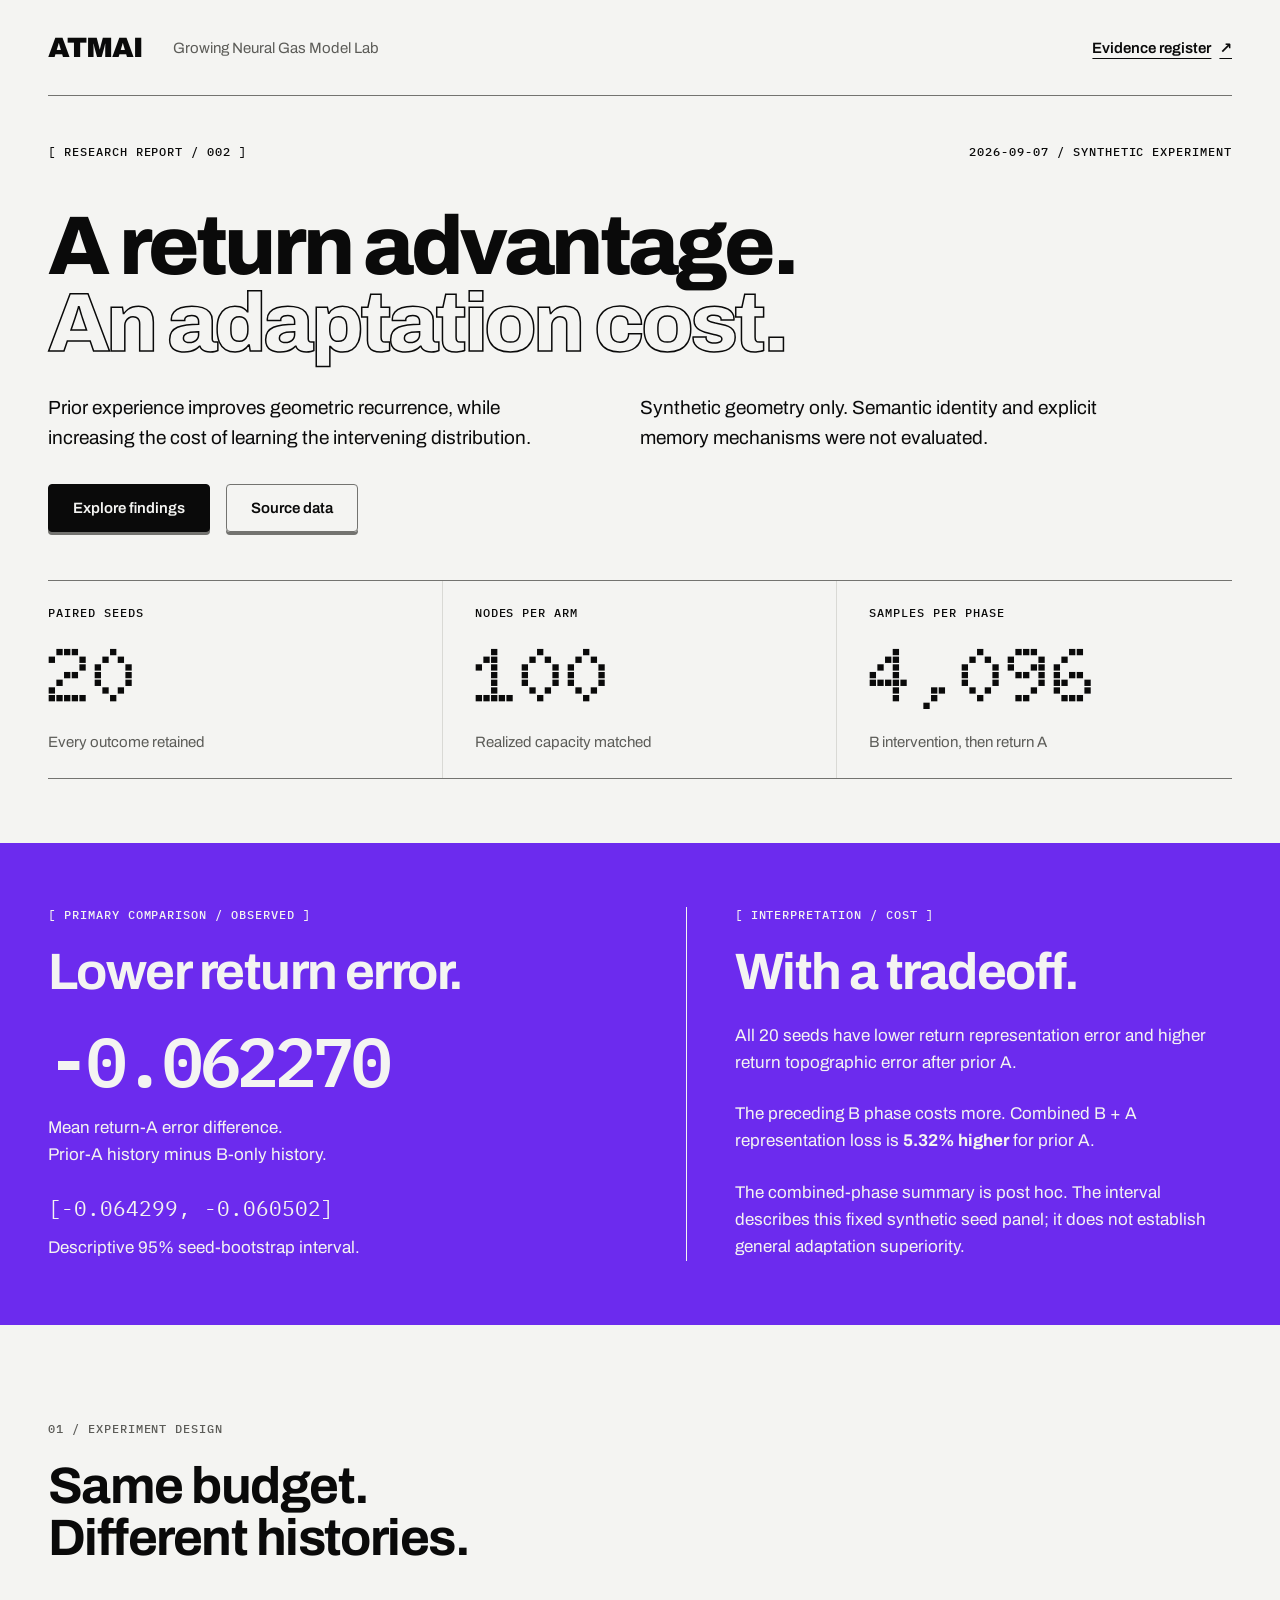
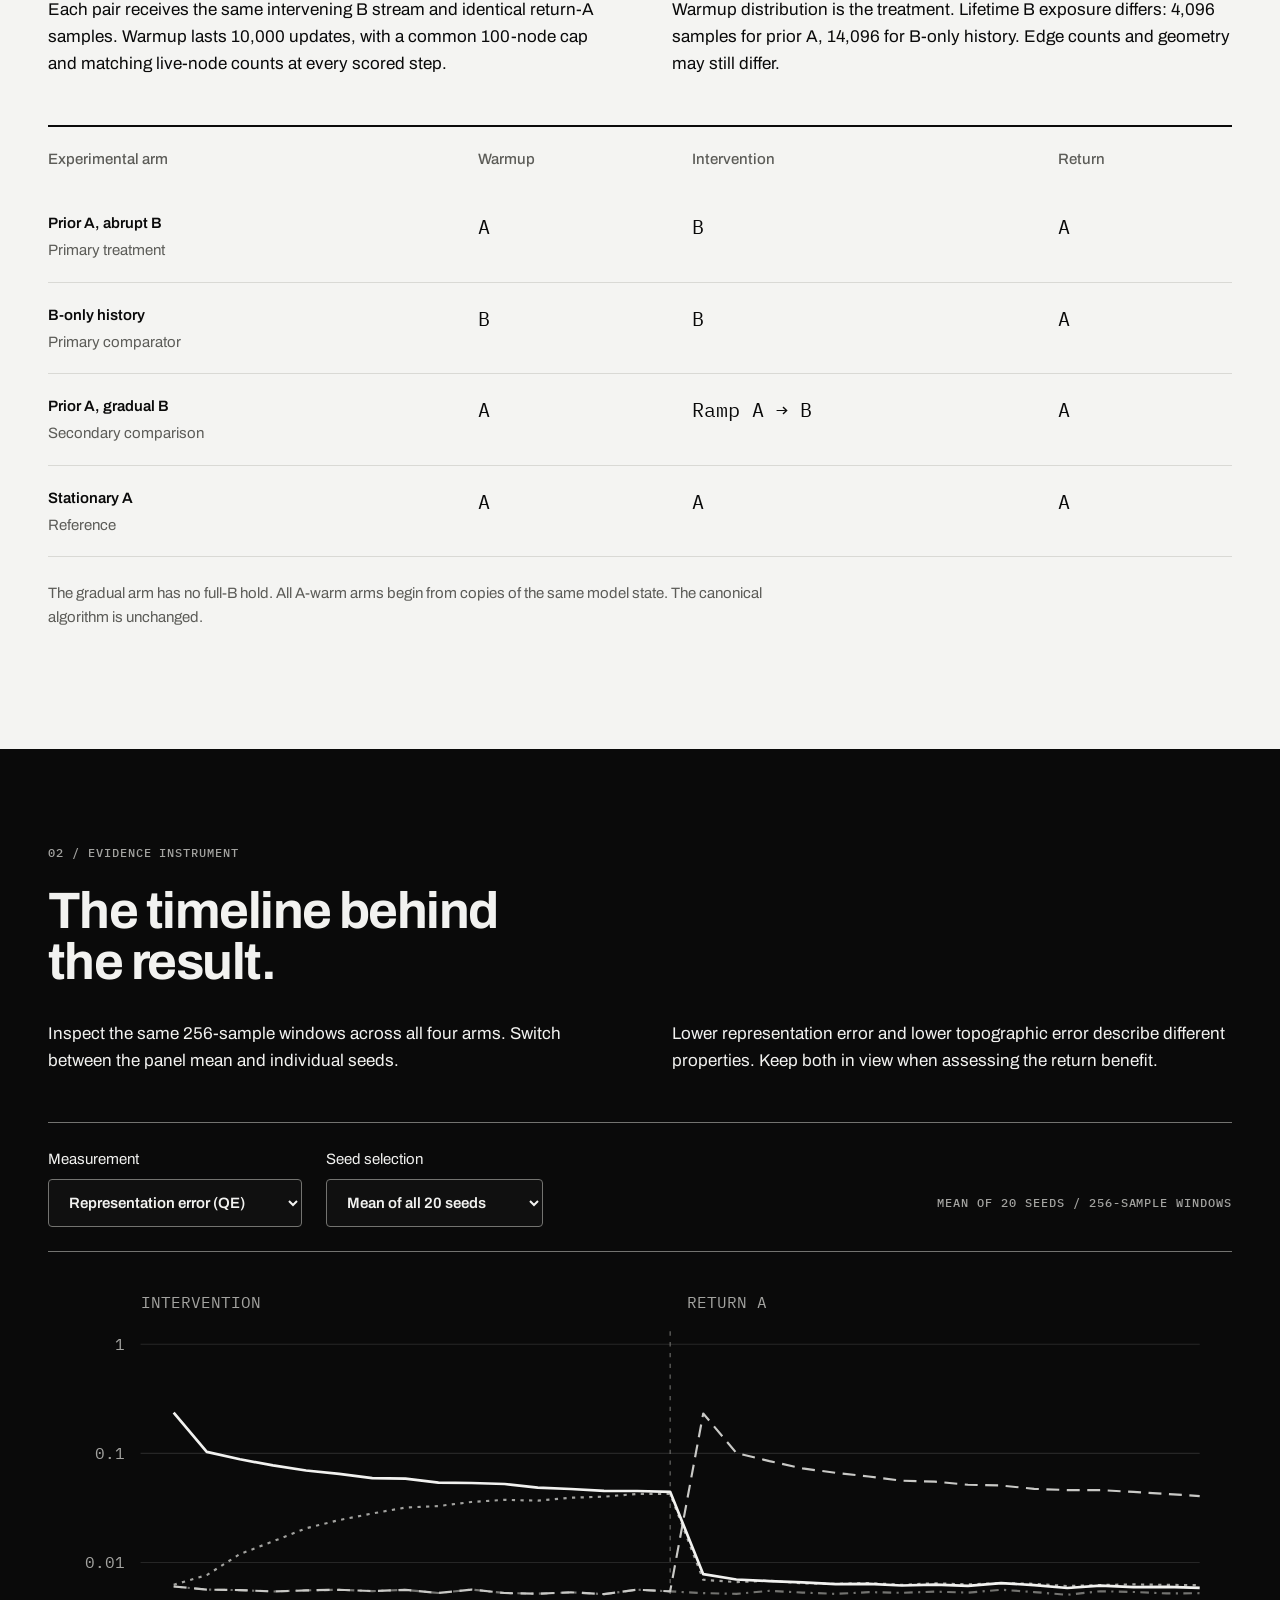
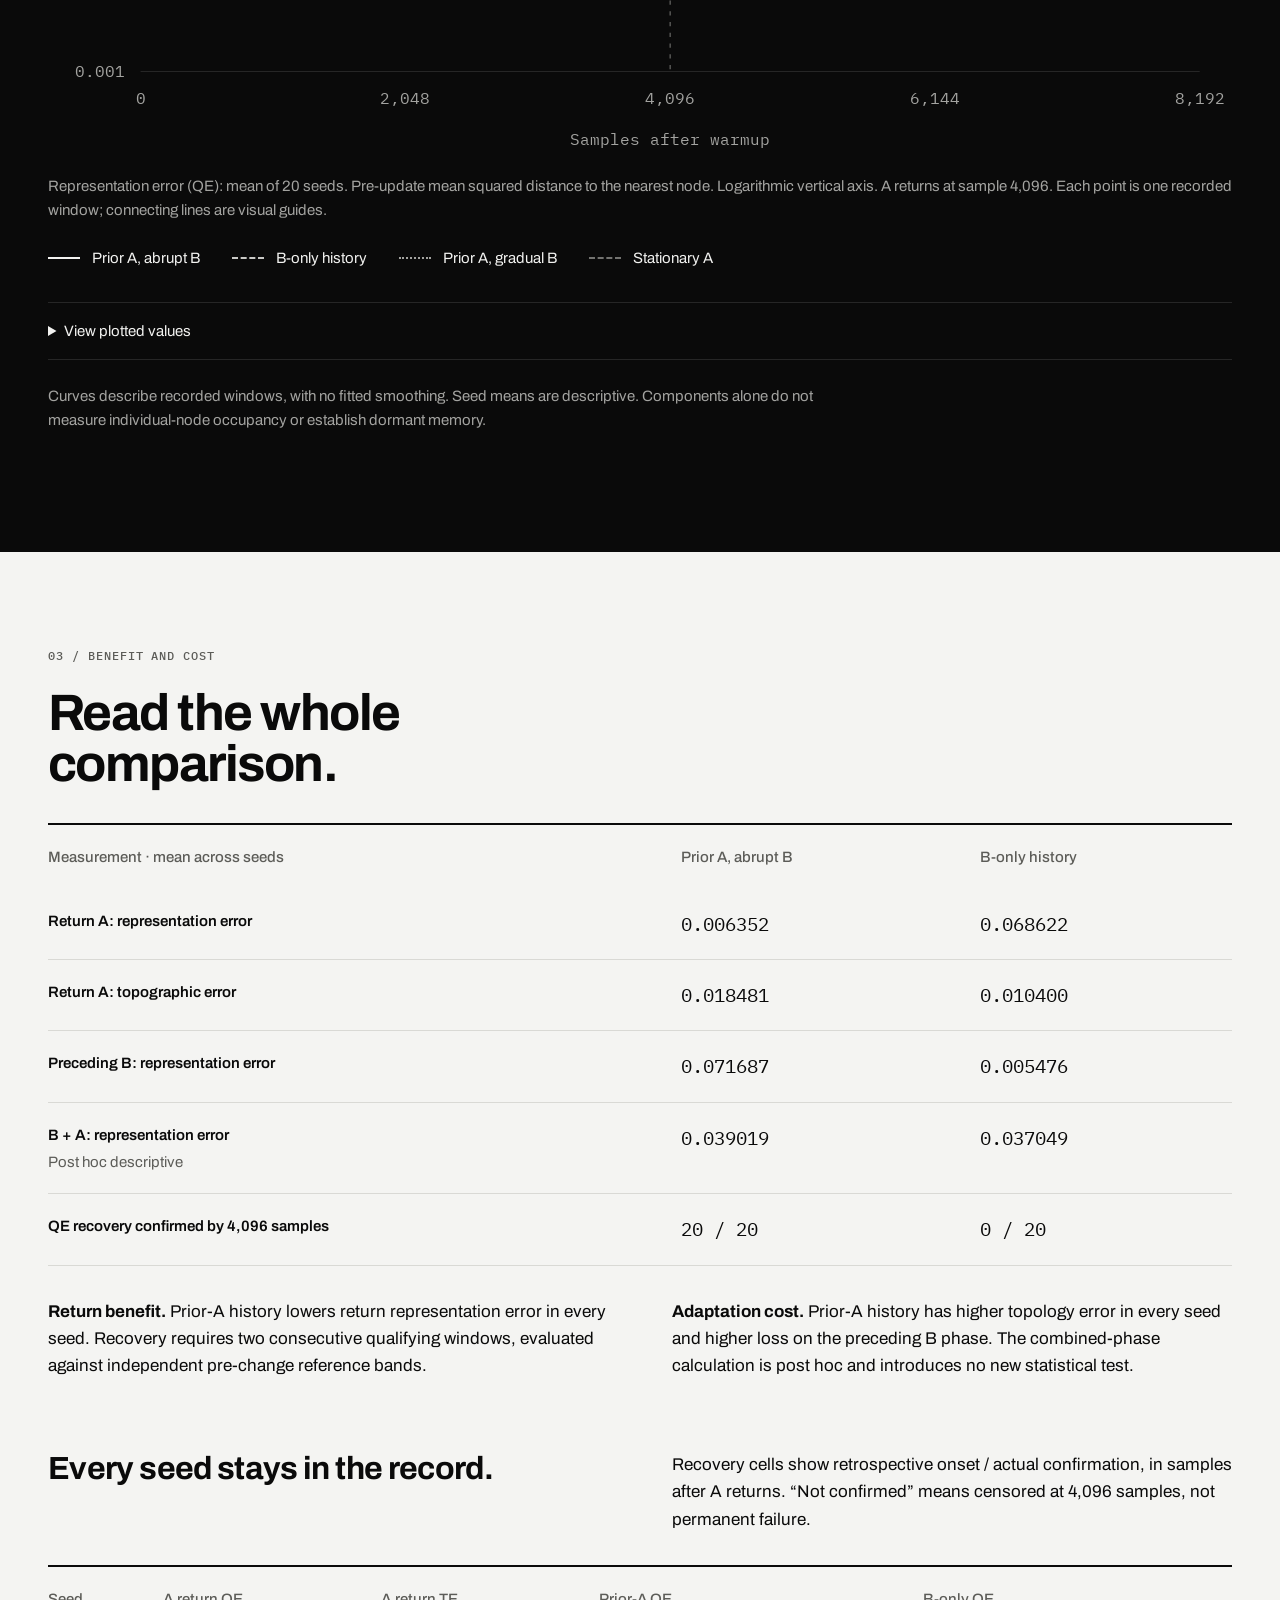
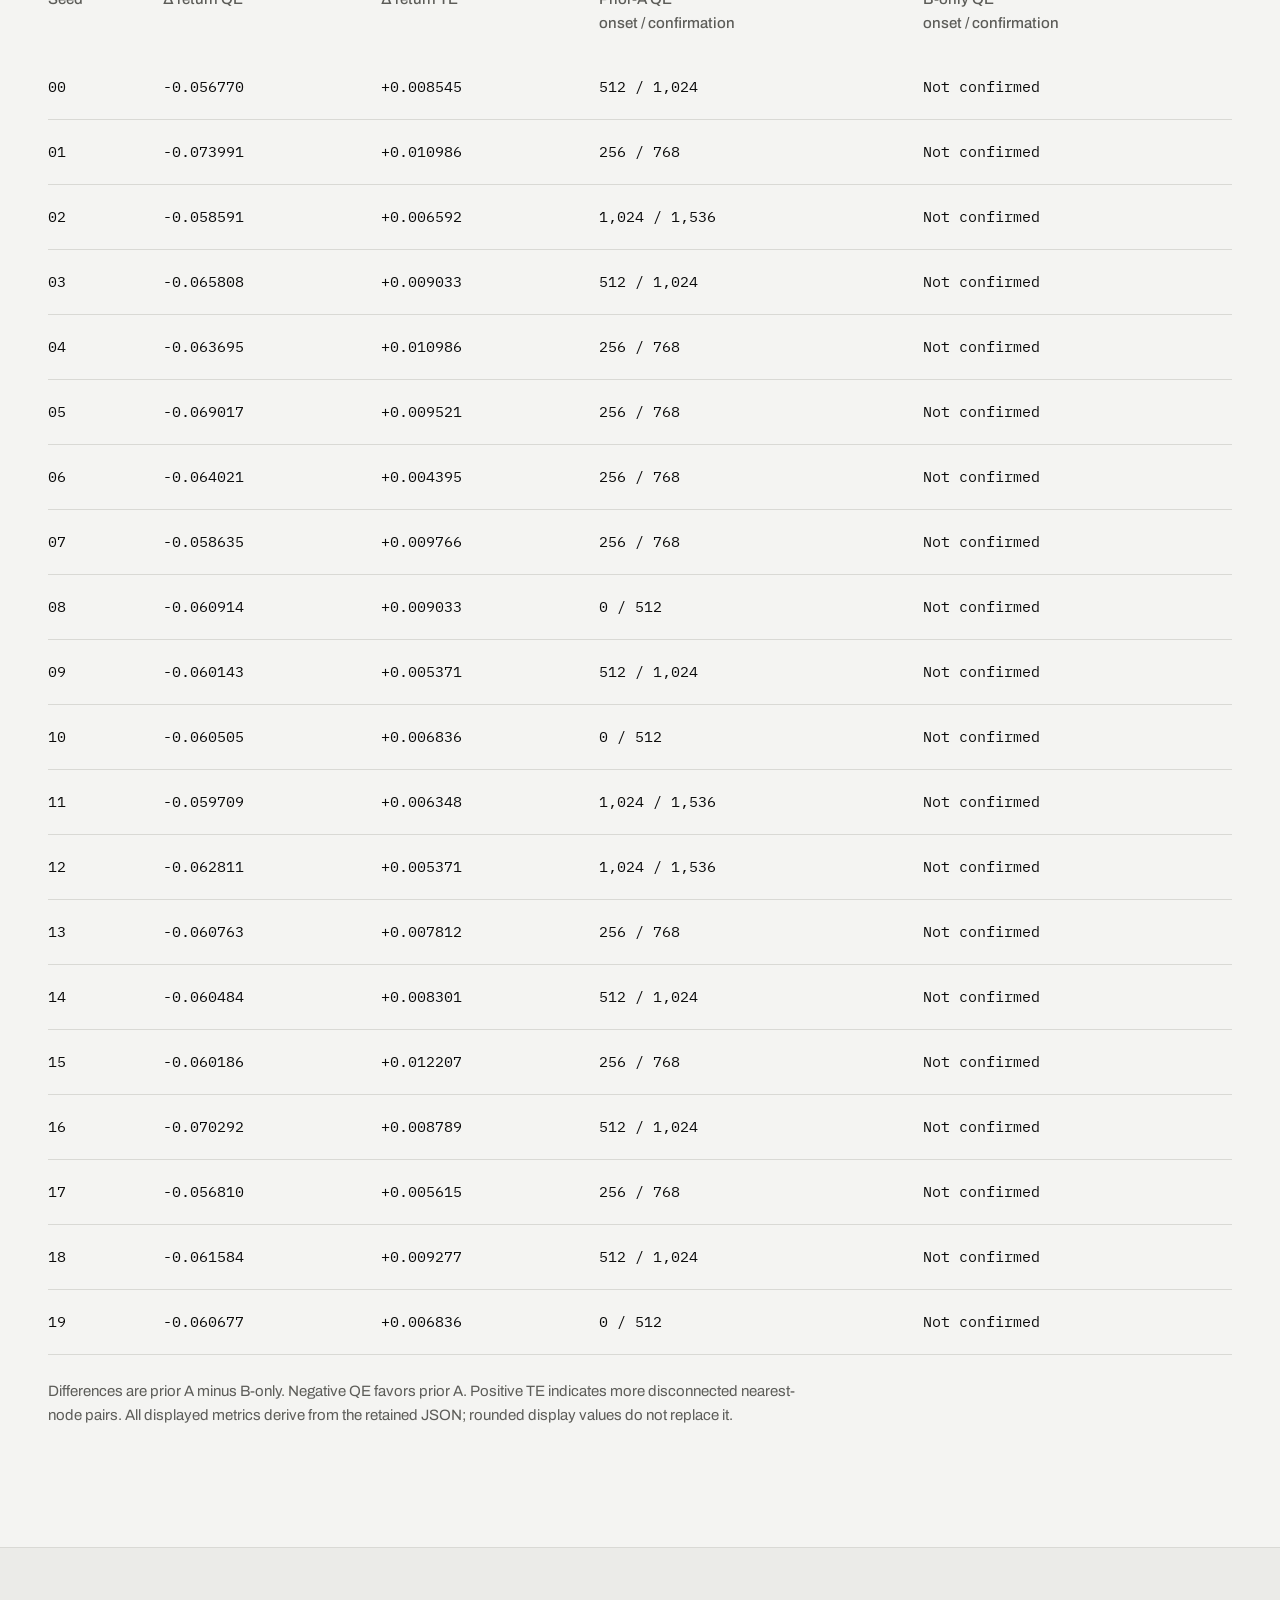
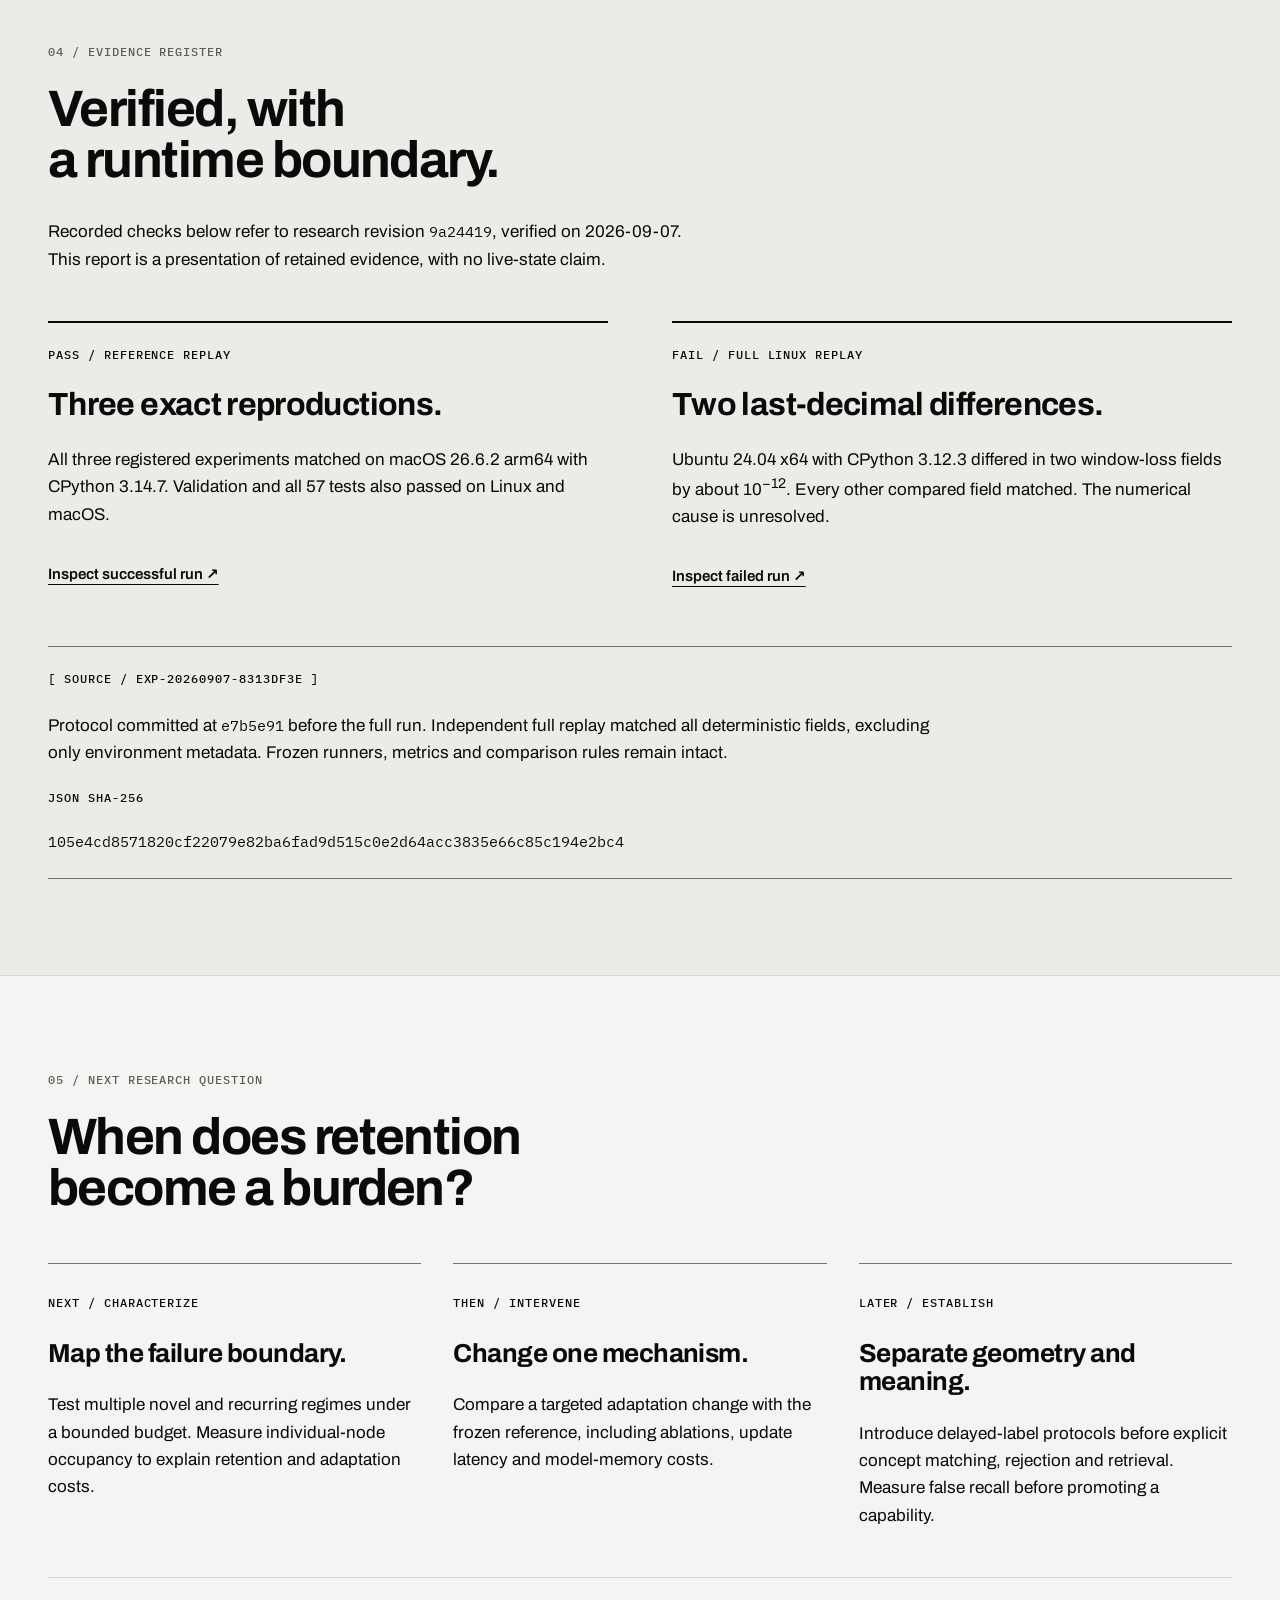
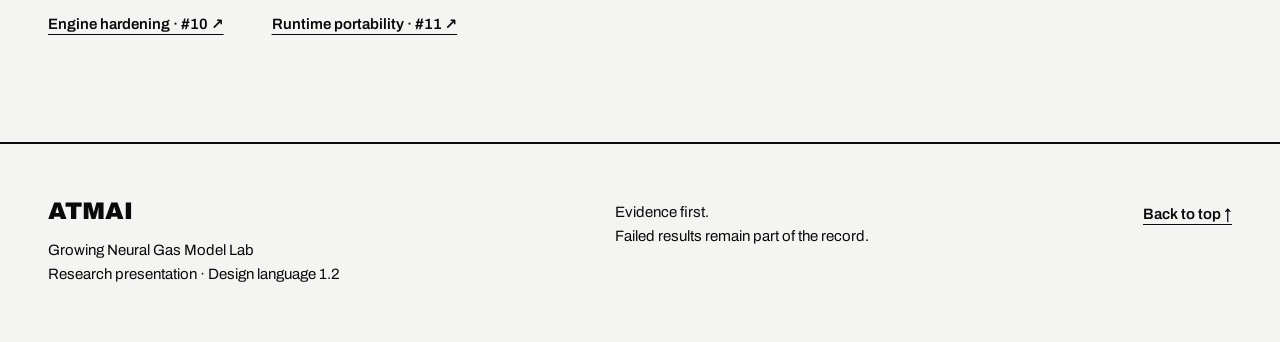
<file: docs/reports/recurrence-v1.2/index.html>
<!doctype html>
<html lang="en" class="light">
<head>
<meta charset="utf-8">
<meta name="viewport" content="width=device-width, initial-scale=1">
<meta name="description" content="ATMAI research findings: 20 paired GNG seeds reveal a geometric recurrence benefit with measurable adaptation and topology costs.">
<title>A return advantage. An adaptation cost. | ATMAI research</title>
<link rel="preconnect" href="https://fonts.googleapis.com">
<link rel="preconnect" href="https://fonts.gstatic.com" crossorigin>
<link href="https://fonts.googleapis.com/css2?family=Archivo:wght@400;500;600;700;800;900&amp;family=IBM+Plex+Mono:wght@400;500;600&amp;family=Doto:wght@700;800&amp;display=swap" rel="stylesheet">
<style>/* Original report layout implementing the user-authorized ATMAI v1.2 specification.
   Source references and boundaries are recorded in PROVENANCE.md. */
:root{
  color-scheme:light;
  --background:#f4f4f2;
  --foreground:#0a0a0a;
  --card:#fbfbfa;
  --muted:#ebebe8;
  --muted-foreground:#5c5c58;
  --border:#d9d9d5;
  --control-border:#737370;
  --signal:#6c2bee;
  --signal-foreground:#f4f4f2;
  --ring:#0a0a0a;
  --font-sans:Archivo,Arial,system-ui,sans-serif;
  --font-mono:"IBM Plex Mono",ui-monospace,monospace;
  --font-dot:Doto,ui-monospace,monospace;
  --content-max:1440px;
  --space-1:4px;
  --space-2:8px;
  --space-3:12px;
  --space-4:16px;
  --space-6:24px;
  --space-8:32px;
  --space-12:48px;
  --space-16:64px;
  --space-24:96px;
  --space-32:128px}
  *{
    box-sizing:border-box}
    html{
      scroll-behavior:smooth;
      scroll-padding-top:24px}
      body{
        margin:0;
        background:var(--background);
        color:var(--foreground);
        font:400 17px/1.6 var(--font-sans)}
        a{
          color:inherit;
          text-underline-offset:5px}
          a:hover{
            text-decoration-thickness:2px}
            p{
              max-width:65ch;
              margin:0 0 var(--space-6)}
              h1,h2,h3{
                margin:0;
                font-family:var(--font-sans)}
                h1{
                  font-size:clamp(3.75rem,6.5vw,6.75rem);
                  line-height:.92;
                  letter-spacing:-.045em;
                  font-weight:800}
                  h2{
                    font-size:clamp(2.25rem,4vw,3.5rem);
                    line-height:1;
                    letter-spacing:-.03em;
                    font-weight:700}
                    h3{
                      font-size:clamp(1.5rem,2.5vw,2.125rem);
                      line-height:1.1;
                      letter-spacing:-.02em;
                      font-weight:700}
                      button,select,a.button{
                        font:600 15px var(--font-sans)}
                        :focus-visible{
                          outline:2px solid var(--ring);
                          outline-offset:4px}
                          ::selection{
                            background:var(--signal);
                            color:var(--signal-foreground)}
                            .wrap{
                              max-width:var(--content-max);
                              margin-inline:auto;
                              padding-inline:var(--space-12)}
                              .micro{
                                font:500 12px/1.35 var(--font-mono);
                                letter-spacing:.08em;
                                text-transform:uppercase}
                                .mono,code{
                                  font-family:var(--font-mono);
                                  font-variant-numeric:tabular-nums}
                                  code{
                                    font-size:15px}
                                    .skip{
                                      position:absolute;
                                      top:-80px;
                                      left:16px;
                                      z-index:20;
                                      padding:12px 24px;
                                      background:var(--foreground);
                                      color:var(--background)}
                                      .skip:focus{
                                        top:16px}
                                        .site-header{
                                          display:flex;
                                          align-items:center;
                                          gap:32px;
                                          min-height:96px;
                                          position:relative}
                                          .site-header:after{
                                            content:"";
                                            position:absolute;
                                            bottom:0;
                                            left:48px;
                                            right:48px;
                                            border-bottom:1px solid var(--control-border)}
                                            .brand{
                                              text-decoration:none;
                                              font-weight:900;
                                              font-size:28px;
                                              letter-spacing:-.04em}
                                              .header-title{
                                                font-size:15px;
                                                color:var(--muted-foreground);
                                                flex:1}
                                                .text-link{
                                                  font-size:15px;
                                                  font-weight:600;
                                                  display:inline-flex;
                                                  gap:8px;
                                                  align-items:center;
                                                  min-height:44px}
                                                  .hero{
                                                    padding-top:48px;
                                                    padding-bottom:64px}
                                                    .docket{
                                                      display:flex;
                                                      justify-content:space-between;
                                                      gap:24px;
                                                      margin-bottom:48px}
                                                      .hero h1{
                                                        margin-bottom:32px}
                                                        .outline{
                                                          -webkit-text-stroke:1.5px var(--foreground);
                                                          color:transparent}
                                                          .hero-copy{
                                                            display:grid;
                                                            grid-template-columns:1fr 1fr;
                                                            gap:64px;
                                                            max-width:1120px}
                                                            .hero-copy p{
                                                              font-size:19px;
                                                              line-height:1.55;
                                                              max-width:48ch}
                                                              .hero-actions{
                                                                display:flex;
                                                                gap:16px;
                                                                flex-wrap:wrap;
                                                                margin:8px 0 48px}
                                                                .button{
                                                                  display:inline-flex;
                                                                  justify-content:center;
                                                                  align-items:center;
                                                                  min-height:48px;
                                                                  padding:12px 24px;
                                                                  border:1px solid var(--control-border);
                                                                  border-radius:4px;
                                                                  text-decoration:none;
                                                                  box-shadow:0 3px 0 var(--control-border);
                                                                  transition:transform 140ms,background-color 140ms}
                                                                  .button.primary{
                                                                    background:var(--foreground);
                                                                    color:var(--background);
                                                                    border-color:var(--foreground)}
                                                                    .button:hover{
                                                                      transform:translateY(-1px);
                                                                      border-color:var(--signal)}
                                                                      .button.primary:hover{
                                                                        background:var(--signal);
                                                                        color:var(--signal-foreground)}
                                                                        .button:active{
                                                                          transform:translateY(2px);
                                                                          box-shadow:0 1px 0 var(--control-border)}
                                                                          .readout-rail{
                                                                            display:grid;
                                                                            grid-template-columns:repeat(3,1fr);
                                                                            border-block:1px solid var(--control-border);
                                                                            margin:0}
                                                                            .readout-rail>div{
                                                                              padding:24px 32px;
                                                                              border-right:1px solid var(--border);
                                                                              display:flex;
                                                                              flex-direction:column}
                                                                              .readout-rail>div:first-child{
                                                                                padding-left:0}
                                                                                .readout-rail>div:last-child{
                                                                                  border-right:0}
                                                                                  .readout-rail dt{
                                                                                    font:500 12px/1.35 var(--font-mono);
                                                                                    letter-spacing:.08em;
                                                                                    text-transform:uppercase;
                                                                                    order:1}
                                                                                    .readout-rail dd{
                                                                                      font:800 clamp(48px,6vw,80px)/1.2 var(--font-dot);
                                                                                      margin:8px 0;
                                                                                      order:2}
                                                                                      .readout-rail p{
                                                                                        font-size:15px;
                                                                                        color:var(--muted-foreground);
                                                                                        margin:0;
                                                                                        order:3}
                                                                                        .result-band{
                                                                                          --background:var(--signal);
                                                                                          --foreground:var(--signal-foreground);
                                                                                          background:var(--background);
                                                                                          color:var(--foreground);
                                                                                          padding-block:64px}
                                                                                          .result-grid{
                                                                                            display:grid;
                                                                                            grid-template-columns:1.05fr 1fr;
                                                                                            gap:64px}
                                                                                            .result-grid h2{
                                                                                              margin-bottom:24px}
                                                                                              .result-grid p{
                                                                                                font-size:17px}
                                                                                                .result-grid .micro{
                                                                                                  font-size:12px}
                                                                                                  .result-grid .big-measure{
                                                                                                    font:600 clamp(36px,5.4vw,72px)/1.1 var(--font-mono);
                                                                                                    letter-spacing:-.045em;
                                                                                                    margin:24px 0 16px;
                                                                                                    white-space:nowrap}
                                                                                                    .result-grid .interval{
                                                                                                      font-size:clamp(15px,1.65vw,22px);
                                                                                                      margin-bottom:8px;
                                                                                                      white-space:nowrap}
                                                                                                      .result-limit{
                                                                                                        border-left:1px solid currentColor;
                                                                                                        padding-left:48px}
                                                                                                        .result-limit strong{
                                                                                                          font-weight:700}
                                                                                                          .result-grid p:last-child{
                                                                                                            margin-bottom:0}
                                                                                                            .section{
                                                                                                              padding-block:96px}
                                                                                                              .section-heading{
                                                                                                                margin-bottom:32px}
                                                                                                                .section-heading .micro{
                                                                                                                  margin-bottom:24px;
                                                                                                                  color:var(--muted-foreground)}
                                                                                                                  .two-col{
                                                                                                                    display:grid;
                                                                                                                    grid-template-columns:1fr 1fr;
                                                                                                                    gap:64px;
                                                                                                                    margin-bottom:24px}
                                                                                                                    .two-col p{
                                                                                                                      max-width:56ch}
                                                                                                                      .table-scroll{
                                                                                                                        overflow-x:auto;
                                                                                                                        max-width:100%;
                                                                                                                        border-top:2px solid var(--foreground);
                                                                                                                        border-bottom:1px solid var(--border)}
                                                                                                                        .spec-table{
                                                                                                                          width:100%;
                                                                                                                          border-collapse:collapse;
                                                                                                                          font-size:15px}
                                                                                                                          .spec-table th,.spec-table td{
                                                                                                                            padding:20px 16px;
                                                                                                                            border-bottom:1px solid var(--border);
                                                                                                                            text-align:left;
                                                                                                                            vertical-align:top}
                                                                                                                            .spec-table tr:last-child>*{
                                                                                                                              border-bottom:0}
                                                                                                                              .spec-table th:first-child,.spec-table td:first-child{
                                                                                                                                padding-left:0}
                                                                                                                                .spec-table th{
                                                                                                                                  font-weight:600}
                                                                                                                                  .spec-table thead th{
                                                                                                                                    font-size:15px;
                                                                                                                                    color:var(--muted-foreground);
                                                                                                                                    font-weight:500}
                                                                                                                                    .spec-table td{
                                                                                                                                      font-family:var(--font-mono);
                                                                                                                                      font-variant-numeric:tabular-nums}
                                                                                                                                      .table-note{
                                                                                                                                        display:block;
                                                                                                                                        font:400 15px/1.5 var(--font-sans);
                                                                                                                                        color:var(--muted-foreground);
                                                                                                                                        margin-top:4px}
                                                                                                                                        .protocol-table td{
                                                                                                                                          font-size:20px}
                                                                                                                                          .measure-note{
                                                                                                                                            font-size:15px;
                                                                                                                                            color:var(--muted-foreground);
                                                                                                                                            margin-top:24px;
                                                                                                                                            max-width:85ch}
                                                                                                                                            .ink{
                                                                                                                                              color-scheme:dark;
                                                                                                                                              --background:#0a0a0a;
                                                                                                                                              --foreground:#f2f2f0;
                                                                                                                                              --card:#101010;
                                                                                                                                              --muted:#141414;
                                                                                                                                              --muted-foreground:#a3a3a0;
                                                                                                                                              --border:#262626;
                                                                                                                                              --control-border:#737370;
                                                                                                                                              --signal:#9d5fff;
                                                                                                                                              --signal-foreground:#0a0a0a;
                                                                                                                                              --ring:#f2f2f0;
                                                                                                                                              background:var(--background);
                                                                                                                                              color:var(--foreground)}
                                                                                                                                              .instrument-controls{
                                                                                                                                                display:flex;
                                                                                                                                                align-items:end;
                                                                                                                                                flex-wrap:wrap;
                                                                                                                                                gap:24px;
                                                                                                                                                margin:24px 0 32px;
                                                                                                                                                padding:24px 0;
                                                                                                                                                border-block:1px solid var(--control-border)}
                                                                                                                                                .instrument-controls label{
                                                                                                                                                  display:grid;
                                                                                                                                                  gap:8px;
                                                                                                                                                  font-size:15px}
                                                                                                                                                  .instrument-controls select{
                                                                                                                                                    min-height:48px;
                                                                                                                                                    border:1px solid var(--control-border);
                                                                                                                                                    border-radius:4px;
                                                                                                                                                    color:var(--foreground);
                                                                                                                                                    background:var(--card);
                                                                                                                                                    padding:12px 40px 12px 16px;
                                                                                                                                                    max-width:100%}
                                                                                                                                                    .instrument-controls .micro{
                                                                                                                                                      margin:0 0 16px auto;
                                                                                                                                                      color:var(--muted-foreground)}
                                                                                                                                                      .instrument-figure{
                                                                                                                                                        margin:0}
                                                                                                                                                        .instrument-figure svg{
                                                                                                                                                          display:block;
                                                                                                                                                          width:100%;
                                                                                                                                                          height:auto;
                                                                                                                                                          min-height:260px;
                                                                                                                                                          overflow:visible}
                                                                                                                                                          .instrument-figure figcaption{
                                                                                                                                                            font-size:15px;
                                                                                                                                                            color:var(--muted-foreground);
                                                                                                                                                            margin-top:16px}
                                                                                                                                                            .legend{
                                                                                                                                                              display:flex;
                                                                                                                                                              gap:16px 32px;
                                                                                                                                                              flex-wrap:wrap;
                                                                                                                                                              margin:24px 0;
                                                                                                                                                              font-size:15px}
                                                                                                                                                              .legend span{
                                                                                                                                                                display:flex;
                                                                                                                                                                align-items:center;
                                                                                                                                                                gap:12px}
                                                                                                                                                                .swatch{
                                                                                                                                                                  width:32px;
                                                                                                                                                                  border-top:2px solid var(--foreground)}
                                                                                                                                                                  .swatch.b_only{
                                                                                                                                                                    border-color:#c9c9c6;
                                                                                                                                                                    border-top-style:dashed}
                                                                                                                                                                    .swatch.gradual{
                                                                                                                                                                      border-color:#a3a3a0;
                                                                                                                                                                      border-top-style:dotted}
                                                                                                                                                                      .swatch.stationary{
                                                                                                                                                                        border-color:#737370;
                                                                                                                                                                        border-top-style:dashed}
                                                                                                                                                                        .chart-values{
                                                                                                                                                                          border-block:1px solid var(--border);
                                                                                                                                                                          margin-top:32px}
                                                                                                                                                                          .chart-values summary{
                                                                                                                                                                            font-size:15px;
                                                                                                                                                                            cursor:pointer;
                                                                                                                                                                            padding:16px 0;
                                                                                                                                                                            min-height:48px}
                                                                                                                                                                            .chart-values caption{
                                                                                                                                                                              text-align:left;
                                                                                                                                                                              font-size:15px;
                                                                                                                                                                              padding:16px 0}
                                                                                                                                                                              .chart-values .spec-table{
                                                                                                                                                                                white-space:nowrap}
                                                                                                                                                                                .findings-table td{
                                                                                                                                                                                  font-size:19px;
                                                                                                                                                                                  white-space:nowrap}
                                                                                                                                                                                  .findings-limits{
                                                                                                                                                                                    margin-top:32px}
                                                                                                                                                                                    .seed-heading{
                                                                                                                                                                                      display:grid;
                                                                                                                                                                                      grid-template-columns:1fr 1fr;
                                                                                                                                                                                      gap:64px;
                                                                                                                                                                                      margin:48px 0 8px}
                                                                                                                                                                                      .seed-table{
                                                                                                                                                                                        white-space:nowrap}
                                                                                                                                                                                        .seed-table td{
                                                                                                                                                                                          font-size:15px}
                                                                                                                                                                                          .evidence-section{
                                                                                                                                                                                            background:var(--muted);
                                                                                                                                                                                            border-block:1px solid var(--border)}
                                                                                                                                                                                            .evidence-rows{
                                                                                                                                                                                              display:grid;
                                                                                                                                                                                              grid-template-columns:1fr 1fr;
                                                                                                                                                                                              gap:64px;
                                                                                                                                                                                              margin:48px 0}
                                                                                                                                                                                              .evidence-rows article{
                                                                                                                                                                                                border-top:2px solid var(--foreground);
                                                                                                                                                                                                padding-top:24px}
                                                                                                                                                                                                .evidence-rows h3{
                                                                                                                                                                                                  margin:24px 0}
                                                                                                                                                                                                  .state{
                                                                                                                                                                                                    display:block}
                                                                                                                                                                                                    .source-register{
                                                                                                                                                                                                      padding:24px 0;
                                                                                                                                                                                                      border-block:1px solid var(--control-border)}
                                                                                                                                                                                                      .source-register p{
                                                                                                                                                                                                        max-width:90ch}
                                                                                                                                                                                                        .digest{
                                                                                                                                                                                                          display:block;
                                                                                                                                                                                                          overflow-wrap:anywhere}
                                                                                                                                                                                                          .roadmap{
                                                                                                                                                                                                            display:grid;
                                                                                                                                                                                                            grid-template-columns:repeat(3,1fr);
                                                                                                                                                                                                            gap:32px;
                                                                                                                                                                                                            margin:48px 0 24px}
                                                                                                                                                                                                            .roadmap article{
                                                                                                                                                                                                              border-top:1px solid var(--control-border);
                                                                                                                                                                                                              padding-top:24px}
                                                                                                                                                                                                              .roadmap h3{
                                                                                                                                                                                                                margin:24px 0;
                                                                                                                                                                                                                font-size:26px}
                                                                                                                                                                                                                .followups{
                                                                                                                                                                                                                  display:flex;
                                                                                                                                                                                                                  gap:16px 48px;
                                                                                                                                                                                                                  flex-wrap:wrap;
                                                                                                                                                                                                                  border-top:1px solid var(--border);
                                                                                                                                                                                                                  padding-top:24px}
                                                                                                                                                                                                                  .footer{
                                                                                                                                                                                                                    border-top:2px solid var(--foreground);
                                                                                                                                                                                                                    padding-block:48px;
                                                                                                                                                                                                                    display:flex;
                                                                                                                                                                                                                    justify-content:space-between;
                                                                                                                                                                                                                    gap:32px}
                                                                                                                                                                                                                    .footer strong{
                                                                                                                                                                                                                      font-weight:900;
                                                                                                                                                                                                                      font-size:24px}
                                                                                                                                                                                                                      .footer p{
                                                                                                                                                                                                                        font-size:15px;
                                                                                                                                                                                                                        margin:8px 0}
                                                                                                                                                                                                                        .footer>.text-link{
                                                                                                                                                                                                                          align-self:start}
                                                                                                                                                                                                                          .mono-mode{
                                                                                                                                                                                                                            --signal:var(--foreground);
                                                                                                                                                                                                                            --signal-foreground:var(--background)}
                                                                                                                                                                                                                            @media(max-width:1100px){
                                                                                                                                                                                                                              .wrap{
                                                                                                                                                                                                                                padding-inline:32px}
                                                                                                                                                                                                                                .site-header:after{
                                                                                                                                                                                                                                  left:32px;
                                                                                                                                                                                                                                  right:32px}
                                                                                                                                                                                                                                  .result-grid{
                                                                                                                                                                                                                                    gap:32px}
                                                                                                                                                                                                                                    .result-limit{
                                                                                                                                                                                                                                      padding-left:32px}
                                                                                                                                                                                                                                      .two-col,.hero-copy,.seed-heading{
                                                                                                                                                                                                                                        gap:32px}
                                                                                                                                                                                                                                        .result-grid .big-measure{
                                                                                                                                                                                                                                          font-size:54px}
                                                                                                                                                                                                                                          .instrument-controls .micro{
                                                                                                                                                                                                                                            width:100%;
                                                                                                                                                                                                                                            margin:0}
                                                                                                                                                                                                                                            .hero h1{
                                                                                                                                                                                                                                              font-size:clamp(60px,7.6vw,86px)}
                                                                                                                                                                                                                                            }
                                                                                                                                                                                                                                            @media(max-width:767px){
                                                                                                                                                                                                                                              .wrap{
                                                                                                                                                                                                                                                padding-inline:16px}
                                                                                                                                                                                                                                                .site-header{
                                                                                                                                                                                                                                                  min-height:80px;
                                                                                                                                                                                                                                                  gap:16px}
                                                                                                                                                                                                                                                  .site-header:after{
                                                                                                                                                                                                                                                    left:16px;
                                                                                                                                                                                                                                                    right:16px}
                                                                                                                                                                                                                                                    .header-title{
                                                                                                                                                                                                                                                      display:none}
                                                                                                                                                                                                                                                      .site-header .text-link{
                                                                                                                                                                                                                                                        margin-left:auto}
                                                                                                                                                                                                                                                        .hero{
                                                                                                                                                                                                                                                          padding-block:32px 48px}
                                                                                                                                                                                                                                                          .docket{
                                                                                                                                                                                                                                                            display:block;
                                                                                                                                                                                                                                                            margin-bottom:32px}
                                                                                                                                                                                                                                                            .docket span{
                                                                                                                                                                                                                                                              display:block;
                                                                                                                                                                                                                                                              margin-bottom:12px}
                                                                                                                                                                                                                                                              .hero h1{
                                                                                                                                                                                                                                                                font-size:clamp(42px,8.9vw,64px);
                                                                                                                                                                                                                                                                line-height:.98}
                                                                                                                                                                                                                                                                .outline{
                                                                                                                                                                                                                                                                  -webkit-text-stroke:1px var(--foreground)}
                                                                                                                                                                                                                                                                  .hero-copy,.two-col,.result-grid,.seed-heading,.evidence-rows,.roadmap{
                                                                                                                                                                                                                                                                    grid-template-columns:1fr;
                                                                                                                                                                                                                                                                    gap:24px}
                                                                                                                                                                                                                                                                    .hero-copy p{
                                                                                                                                                                                                                                                                      font-size:17px;
                                                                                                                                                                                                                                                                      margin-bottom:0}
                                                                                                                                                                                                                                                                      .hero-actions{
                                                                                                                                                                                                                                                                        margin-top:32px}
                                                                                                                                                                                                                                                                        .readout-rail>div{
                                                                                                                                                                                                                                                                          padding:16px 12px}
                                                                                                                                                                                                                                                                          .readout-rail dd{
                                                                                                                                                                                                                                                                            font-size:clamp(32px,7vw,52px)}
                                                                                                                                                                                                                                                                            .readout-rail dt{
                                                                                                                                                                                                                                                                              font-size:10px;
                                                                                                                                                                                                                                                                              letter-spacing:.04em}
                                                                                                                                                                                                                                                                              .readout-rail p{
                                                                                                                                                                                                                                                                                font-size:15px;
                                                                                                                                                                                                                                                                                line-height:1.4}
                                                                                                                                                                                                                                                                                .result-band{
                                                                                                                                                                                                                                                                                  padding-block:48px}
                                                                                                                                                                                                                                                                                  .result-limit{
                                                                                                                                                                                                                                                                                    padding:32px 0 0;
                                                                                                                                                                                                                                                                                    border-left:0;
                                                                                                                                                                                                                                                                                    border-top:1px solid currentColor}
                                                                                                                                                                                                                                                                                    .result-grid .big-measure{
                                                                                                                                                                                                                                                                                      font-size:clamp(36px,8.5vw,56px)}
                                                                                                                                                                                                                                                                                      .result-grid .interval{
                                                                                                                                                                                                                                                                                        font-size:15px}
                                                                                                                                                                                                                                                                                        .section{
                                                                                                                                                                                                                                                                                          padding-block:64px}
                                                                                                                                                                                                                                                                                          .section-heading h2{
                                                                                                                                                                                                                                                                                            font-size:40px}
                                                                                                                                                                                                                                                                                            .instrument-controls{
                                                                                                                                                                                                                                                                                              align-items:stretch;
                                                                                                                                                                                                                                                                                              gap:16px}
                                                                                                                                                                                                                                                                                              .instrument-controls label{
                                                                                                                                                                                                                                                                                                width:100%}
                                                                                                                                                                                                                                                                                                .instrument-controls select{
                                                                                                                                                                                                                                                                                                  width:100%}
                                                                                                                                                                                                                                                                                                  .instrument-figure{
                                                                                                                                                                                                                                                                                                    overflow-x:auto}
                                                                                                                                                                                                                                                                                                    .instrument-figure svg{
                                                                                                                                                                                                                                                                                                      min-width:640px;
                                                                                                                                                                                                                                                                                                      min-height:256px}
                                                                                                                                                                                                                                                                                                      .legend{
                                                                                                                                                                                                                                                                                                        display:grid;
                                                                                                                                                                                                                                                                                                        grid-template-columns:1fr 1fr;
                                                                                                                                                                                                                                                                                                        gap:16px;
                                                                                                                                                                                                                                                                                                        font-size:15px}
                                                                                                                                                                                                                                                                                                        .swatch{
                                                                                                                                                                                                                                                                                                          width:20px}
                                                                                                                                                                                                                                                                                                          .findings-table,.protocol-table{
                                                                                                                                                                                                                                                                                                            min-width:600px}
                                                                                                                                                                                                                                                                                                            .table-scroll{
                                                                                                                                                                                                                                                                                                              padding-bottom:4px}
                                                                                                                                                                                                                                                                                                              .evidence-rows{
                                                                                                                                                                                                                                                                                                                gap:32px;
                                                                                                                                                                                                                                                                                                                margin:32px 0}
                                                                                                                                                                                                                                                                                                                .roadmap article{
                                                                                                                                                                                                                                                                                                                  padding-bottom:8px}
                                                                                                                                                                                                                                                                                                                  .footer{
                                                                                                                                                                                                                                                                                                                    flex-wrap:wrap;
                                                                                                                                                                                                                                                                                                                    padding-block:32px}
                                                                                                                                                                                                                                                                                                                    .footer>div{
                                                                                                                                                                                                                                                                                                                      width:100%}
                                                                                                                                                                                                                                                                                                                      .footer p{
                                                                                                                                                                                                                                                                                                                        max-width:30ch}
                                                                                                                                                                                                                                                                                                                        .measure-note{
                                                                                                                                                                                                                                                                                                                          max-width:65ch}
                                                                                                                                                                                                                                                                                                                        }
                                                                                                                                                                                                                                                                                                                        @media(prefers-reduced-motion:reduce){
                                                                                                                                                                                                                                                                                                                          html{
                                                                                                                                                                                                                                                                                                                            scroll-behavior:auto}
                                                                                                                                                                                                                                                                                                                            *,*:before,*:after{
                                                                                                                                                                                                                                                                                                                              transition:none!important;
                                                                                                                                                                                                                                                                                                                              animation:none!important}
                                                                                                                                                                                                                                                                                                                            }
                                                                                                                                                                                                                                                                                                                            @media print{
                                                                                                                                                                                                                                                                                                                              @page{
                                                                                                                                                                                                                                                                                                                                size:A4;
                                                                                                                                                                                                                                                                                                                                margin:16mm}
                                                                                                                                                                                                                                                                                                                                html{
                                                                                                                                                                                                                                                                                                                                  scroll-behavior:auto}
                                                                                                                                                                                                                                                                                                                                  body{
                                                                                                                                                                                                                                                                                                                                    font-size:11pt}
                                                                                                                                                                                                                                                                                                                                    .wrap{
                                                                                                                                                                                                                                                                                                                                      max-width:none;
                                                                                                                                                                                                                                                                                                                                      padding-inline:0}
                                                                                                                                                                                                                                                                                                                                      .site-header{
                                                                                                                                                                                                                                                                                                                                        min-height:40px}
                                                                                                                                                                                                                                                                                                                                        .site-header:after{
                                                                                                                                                                                                                                                                                                                                          left:0;
                                                                                                                                                                                                                                                                                                                                          right:0}
                                                                                                                                                                                                                                                                                                                                          .hero,.section{
                                                                                                                                                                                                                                                                                                                                            padding-block:24px}
                                                                                                                                                                                                                                                                                                                                            .hero h1{
                                                                                                                                                                                                                                                                                                                                              font-size:44pt}
                                                                                                                                                                                                                                                                                                                                              .section-heading h2,.result-grid h2{
                                                                                                                                                                                                                                                                                                                                                font-size:28pt}
                                                                                                                                                                                                                                                                                                                                                .hero-actions,.instrument-controls,.followups,.skip,.footer>a{
                                                                                                                                                                                                                                                                                                                                                  display:none}
                                                                                                                                                                                                                                                                                                                                                  .result-band{
                                                                                                                                                                                                                                                                                                                                                    padding:24px;
                                                                                                                                                                                                                                                                                                                                                    background:#f4f4f2;
                                                                                                                                                                                                                                                                                                                                                    color:#0a0a0a;
                                                                                                                                                                                                                                                                                                                                                    border:2px solid #0a0a0a}
                                                                                                                                                                                                                                                                                                                                                    .result-grid{
                                                                                                                                                                                                                                                                                                                                                      gap:24px}
                                                                                                                                                                                                                                                                                                                                                      .result-limit{
                                                                                                                                                                                                                                                                                                                                                        padding-left:24px}
                                                                                                                                                                                                                                                                                                                                                        .result-grid .big-measure{
                                                                                                                                                                                                                                                                                                                                                          font-size:36pt}
                                                                                                                                                                                                                                                                                                                                                          .result-grid .interval{
                                                                                                                                                                                                                                                                                                                                                            font-size:11pt}
                                                                                                                                                                                                                                                                                                                                                            .ink{
                                                                                                                                                                                                                                                                                                                                                              print-color-adjust:exact;
                                                                                                                                                                                                                                                                                                                                                              -webkit-print-color-adjust:exact;
                                                                                                                                                                                                                                                                                                                                                              padding:24px}
                                                                                                                                                                                                                                                                                                                                                              .instrument-figure svg{
                                                                                                                                                                                                                                                                                                                                                                min-width:0;
                                                                                                                                                                                                                                                                                                                                                                min-height:0}
                                                                                                                                                                                                                                                                                                                                                                .readout-rail dd{
                                                                                                                                                                                                                                                                                                                                                                  font-size:36pt}
                                                                                                                                                                                                                                                                                                                                                                  .spec-table th,.spec-table td{
                                                                                                                                                                                                                                                                                                                                                                    padding:10px 8px;
                                                                                                                                                                                                                                                                                                                                                                    font-size:10pt}
                                                                                                                                                                                                                                                                                                                                                                    .spec-table{
                                                                                                                                                                                                                                                                                                                                                                      min-width:0}
                                                                                                                                                                                                                                                                                                                                                                      .table-scroll{
                                                                                                                                                                                                                                                                                                                                                                        overflow:visible}
                                                                                                                                                                                                                                                                                                                                                                        .seed-table{
                                                                                                                                                                                                                                                                                                                                                                          white-space:normal}
                                                                                                                                                                                                                                                                                                                                                                          thead{
                                                                                                                                                                                                                                                                                                                                                                            display:table-header-group}
                                                                                                                                                                                                                                                                                                                                                                            tr,figure,.evidence-rows article,.roadmap article{
                                                                                                                                                                                                                                                                                                                                                                              break-inside:avoid}
                                                                                                                                                                                                                                                                                                                                                                              .section-heading{
                                                                                                                                                                                                                                                                                                                                                                                break-after:avoid}
                                                                                                                                                                                                                                                                                                                                                                                .hero-copy,.two-col,.seed-heading,.evidence-rows{
                                                                                                                                                                                                                                                                                                                                                                                  gap:24px}
                                                                                                                                                                                                                                                                                                                                                                                  .evidence-section{
                                                                                                                                                                                                                                                                                                                                                                                    background:none}
                                                                                                                                                                                                                                                                                                                                                                                    .roadmap{
                                                                                                                                                                                                                                                                                                                                                                                      gap:24px}
                                                                                                                                                                                                                                                                                                                                                                                      .footer{
                                                                                                                                                                                                                                                                                                                                                                                        padding-block:24px}
                                                                                                                                                                                                                                                                                                                                                                                        .chart-values{
                                                                                                                                                                                                                                                                                                                                                                                          display:none}
                                                                                                                                                                                                                                                                                                                                                                                          .legend{
                                                                                                                                                                                                                                                                                                                                                                                            font-size:10pt}
                                                                                                                                                                                                                                                                                                                                                                                          }
</style>
</head>
<body>
<a class="skip" href="#main">Skip to report</a>
<header class="site-header wrap">
  <a class="brand" href="https://github.com/ATMAI-Labs/Growing_Neural_Gas-Model_Lab" aria-label="ATMAI Growing Neural Gas repository">ATMAI</a>
  <span class="header-title">Growing Neural Gas Model Lab</span>
  <a class="text-link" href="#evidence">Evidence register <span aria-hidden="true">↗</span></a>
</header>
<main id="main">
<section class="hero wrap" aria-labelledby="report-title">
  <div class="docket"><span class="micro">[ RESEARCH REPORT / 002 ]</span><span class="micro">2026-09-07 / SYNTHETIC EXPERIMENT</span></div>
  <h1 id="report-title">A return advantage.<br><span class="outline">An adaptation cost.</span></h1>
  <div class="hero-copy"><p>Prior experience improves geometric recurrence, while increasing the cost of learning the intervening distribution.</p><p>Synthetic geometry only. Semantic identity and explicit memory mechanisms were not evaluated.</p></div>
  <div class="hero-actions"><a class="button primary" href="#timeline">Explore findings</a><a class="button" href="https://github.com/ATMAI-Labs/Growing_Neural_Gas-Model_Lab/blob/9a2441980b15ba5123aac6fa8bb60a5ba0d5bc90/labs/002-controlled-drift/experiments/exp-20260907-8313df3e-capacity-controlled-recurrence/results/capacity-controlled-recurrence.json">Source data</a></div>
  <dl class="readout-rail"><div><dt>Paired seeds</dt><dd>20</dd><p>Every outcome retained</p></div><div><dt>Nodes per arm</dt><dd>100</dd><p>Realized capacity matched</p></div><div><dt>Samples per phase</dt><dd>4,096</dd><p>B intervention, then return A</p></div></dl>
</section>

<section class="result-band" aria-labelledby="result-heading">
 <div class="wrap result-grid"><div><p class="micro">[ PRIMARY COMPARISON / OBSERVED ]</p><h2 id="result-heading">Lower return error.</h2><p class="big-measure">-0.062270</p><p>Mean return-A error difference.<br>Prior-A history minus B-only history.</p><p class="interval mono">[-0.064299, -0.060502]</p><p>Descriptive 95% seed-bootstrap interval.</p></div>
 <div class="result-limit"><p class="micro">[ INTERPRETATION / COST ]</p><h2>With a tradeoff.</h2><p>All 20 seeds have lower return representation error and higher return topographic error after prior A.</p><p>The preceding B phase costs more. Combined B + A representation loss is <strong>5.32% higher</strong> for prior A.</p><p>The combined-phase summary is post hoc. The interval describes this fixed synthetic seed panel; it does not establish general adaptation superiority.</p></div></div>
</section>

<section class="section wrap" id="protocol" aria-labelledby="protocol-heading">
 <div class="section-heading"><p class="micro">01 / EXPERIMENT DESIGN</p><h2 id="protocol-heading">Same budget.<br>Different histories.</h2></div>
 <div class="two-col"><p>Each pair receives the same intervening B stream and identical return-A samples. Warmup lasts 10,000 updates, with a common 100-node cap and matching live-node counts at every scored step.</p><p>Warmup distribution is the treatment. Lifetime B exposure differs: 4,096 samples for prior A, 14,096 for B-only history. Edge counts and geometry may still differ.</p></div>
 <div class="table-scroll" role="region" aria-label="Four experimental arms" tabindex="0"><table class="spec-table protocol-table"><thead><tr><th>Experimental arm</th><th>Warmup</th><th>Intervention</th><th>Return</th></tr></thead><tbody>
 <tr><th scope="row">Prior A, abrupt B<span class="table-note">Primary treatment</span></th><td>A</td><td>B</td><td>A</td></tr>
 <tr><th scope="row">B-only history<span class="table-note">Primary comparator</span></th><td>B</td><td>B</td><td>A</td></tr>
 <tr><th scope="row">Prior A, gradual B<span class="table-note">Secondary comparison</span></th><td>A</td><td>Ramp A → B</td><td>A</td></tr>
 <tr><th scope="row">Stationary A<span class="table-note">Reference</span></th><td>A</td><td>A</td><td>A</td></tr></tbody></table></div>
 <p class="measure-note">The gradual arm has no full-B hold. All A-warm arms begin from copies of the same model state. The canonical algorithm is unchanged.</p>
</section>

<section class="ink section" id="timeline" aria-labelledby="timeline-heading">
 <div class="wrap"><div class="section-heading"><p class="micro">02 / EVIDENCE INSTRUMENT</p><h2 id="timeline-heading">The timeline behind<br>the result.</h2></div>
 <div class="two-col"><p>Inspect the same 256-sample windows across all four arms. Switch between the panel mean and individual seeds.</p><p>Lower representation error and lower topographic error describe different properties. Keep both in view when assessing the return benefit.</p></div>
 <div class="instrument-controls"><label>Measurement<select id="metric-select"><option value="0">Representation error (QE)</option><option value="1">Topographic error (TE)</option><option value="2">Connected components</option></select></label><label>Seed selection<select id="seed-select"><option value="all">Mean of all 20 seeds</option><option value="0">Seed 00</option><option value="1">Seed 01</option><option value="2">Seed 02</option><option value="3">Seed 03</option><option value="4">Seed 04</option><option value="5">Seed 05</option><option value="6">Seed 06</option><option value="7">Seed 07</option><option value="8">Seed 08</option><option value="9">Seed 09</option><option value="10">Seed 10</option><option value="11">Seed 11</option><option value="12">Seed 12</option><option value="13">Seed 13</option><option value="14">Seed 14</option><option value="15">Seed 15</option><option value="16">Seed 16</option><option value="17">Seed 17</option><option value="18">Seed 18</option><option value="19">Seed 19</option></select></label><p class="micro" id="chart-status" aria-live="polite">MEAN OF 20 SEEDS / 256-SAMPLE WINDOWS</p></div>
 <figure class="instrument-figure"><svg id="timeline-chart" viewBox="0 0 1100 440" role="img" aria-labelledby="chart-title chart-desc"></svg><figcaption id="chart-caption">Representation error uses a logarithmic vertical axis. The phase boundary marks A returning.</figcaption></figure>
 <div class="legend" aria-label="Chart legend"><span><i class="swatch abrupt"></i>Prior A, abrupt B</span><span><i class="swatch b_only"></i>B-only history</span><span><i class="swatch gradual"></i>Prior A, gradual B</span><span><i class="swatch stationary"></i>Stationary A</span></div>
 <details class="chart-values"><summary>View plotted values</summary><div class="table-scroll" role="region" aria-label="Values shown in current chart" tabindex="0"><table class="spec-table"><caption id="values-caption">Values for the selected measurement and seeds</caption><thead><tr><th>Phase</th><th>Window end</th><th>Prior A, abrupt B</th><th>B-only history</th><th>Prior A, gradual B</th><th>Stationary A</th></tr></thead><tbody id="chart-values"></tbody></table></div></details>
 <noscript><p>Enable JavaScript to explore the window-level timeline. The findings and every-seed table below remain available.</p></noscript>
 <p class="measure-note">Curves describe recorded windows, with no fitted smoothing. Seed means are descriptive. Components alone do not measure individual-node occupancy or establish dormant memory.</p>
 </div>
</section>

<section class="section wrap" id="findings" aria-labelledby="findings-heading">
 <div class="section-heading"><p class="micro">03 / BENEFIT AND COST</p><h2 id="findings-heading">Read the whole<br>comparison.</h2></div>
 <div class="table-scroll" role="region" aria-label="Representation and topology comparison" tabindex="0"><table class="spec-table findings-table"><thead><tr><th>Measurement · mean across seeds</th><th>Prior A, abrupt B</th><th>B-only history</th></tr></thead><tbody><tr><th scope="row">Return A: representation error</th><td>0.006352</td><td>0.068622</td></tr>
<tr><th scope="row">Return A: topographic error</th><td>0.018481</td><td>0.010400</td></tr>
<tr><th scope="row">Preceding B: representation error</th><td>0.071687</td><td>0.005476</td></tr>
<tr><th scope="row">B + A: representation error<span class="table-note">Post hoc descriptive</span></th><td>0.039019</td><td>0.037049</td></tr><tr><th scope="row">QE recovery confirmed by 4,096 samples</th><td>20 / 20</td><td>0 / 20</td></tr></tbody></table></div>
 <div class="two-col findings-limits"><p><strong>Return benefit.</strong> Prior-A history lowers return representation error in every seed. Recovery requires two consecutive qualifying windows, evaluated against independent pre-change reference bands.</p><p><strong>Adaptation cost.</strong> Prior-A history has higher topology error in every seed and higher loss on the preceding B phase. The combined-phase calculation is post hoc and introduces no new statistical test.</p></div>
 <div class="seed-heading"><h3>Every seed stays in the record.</h3><p>Recovery cells show retrospective onset / actual confirmation, in samples after A returns. “Not confirmed” means censored at 4,096 samples, not permanent failure.</p></div>
 <div class="table-scroll" role="region" aria-label="All paired seed outcomes and recovery" tabindex="0"><table class="spec-table seed-table"><thead><tr><th>Seed</th><th>Δ return QE</th><th>Δ return TE</th><th>Prior-A QE<br>onset / confirmation</th><th>B-only QE<br>onset / confirmation</th></tr></thead><tbody><tr><td>00</td><td>-0.056770</td><td>+0.008545</td><td>512 / 1,024</td><td>Not confirmed</td></tr>
<tr><td>01</td><td>-0.073991</td><td>+0.010986</td><td>256 / 768</td><td>Not confirmed</td></tr>
<tr><td>02</td><td>-0.058591</td><td>+0.006592</td><td>1,024 / 1,536</td><td>Not confirmed</td></tr>
<tr><td>03</td><td>-0.065808</td><td>+0.009033</td><td>512 / 1,024</td><td>Not confirmed</td></tr>
<tr><td>04</td><td>-0.063695</td><td>+0.010986</td><td>256 / 768</td><td>Not confirmed</td></tr>
<tr><td>05</td><td>-0.069017</td><td>+0.009521</td><td>256 / 768</td><td>Not confirmed</td></tr>
<tr><td>06</td><td>-0.064021</td><td>+0.004395</td><td>256 / 768</td><td>Not confirmed</td></tr>
<tr><td>07</td><td>-0.058635</td><td>+0.009766</td><td>256 / 768</td><td>Not confirmed</td></tr>
<tr><td>08</td><td>-0.060914</td><td>+0.009033</td><td>0 / 512</td><td>Not confirmed</td></tr>
<tr><td>09</td><td>-0.060143</td><td>+0.005371</td><td>512 / 1,024</td><td>Not confirmed</td></tr>
<tr><td>10</td><td>-0.060505</td><td>+0.006836</td><td>0 / 512</td><td>Not confirmed</td></tr>
<tr><td>11</td><td>-0.059709</td><td>+0.006348</td><td>1,024 / 1,536</td><td>Not confirmed</td></tr>
<tr><td>12</td><td>-0.062811</td><td>+0.005371</td><td>1,024 / 1,536</td><td>Not confirmed</td></tr>
<tr><td>13</td><td>-0.060763</td><td>+0.007812</td><td>256 / 768</td><td>Not confirmed</td></tr>
<tr><td>14</td><td>-0.060484</td><td>+0.008301</td><td>512 / 1,024</td><td>Not confirmed</td></tr>
<tr><td>15</td><td>-0.060186</td><td>+0.012207</td><td>256 / 768</td><td>Not confirmed</td></tr>
<tr><td>16</td><td>-0.070292</td><td>+0.008789</td><td>512 / 1,024</td><td>Not confirmed</td></tr>
<tr><td>17</td><td>-0.056810</td><td>+0.005615</td><td>256 / 768</td><td>Not confirmed</td></tr>
<tr><td>18</td><td>-0.061584</td><td>+0.009277</td><td>512 / 1,024</td><td>Not confirmed</td></tr>
<tr><td>19</td><td>-0.060677</td><td>+0.006836</td><td>0 / 512</td><td>Not confirmed</td></tr></tbody></table></div>
 <p class="measure-note">Differences are prior A minus B-only. Negative QE favors prior A. Positive TE indicates more disconnected nearest-node pairs. All displayed metrics derive from the retained JSON; rounded display values do not replace it.</p>
</section>

<section class="section evidence-section" id="evidence" aria-labelledby="evidence-heading"><div class="wrap">
 <div class="section-heading"><p class="micro">04 / EVIDENCE REGISTER</p><h2 id="evidence-heading">Verified, with<br>a runtime boundary.</h2></div>
 <p>Recorded checks below refer to research revision <code>9a24419</code>, verified on 2026-09-07. This report is a presentation of retained evidence, with no live-state claim.</p>
 <div class="evidence-rows"><article><span class="micro state">PASS / REFERENCE REPLAY</span><h3>Three exact reproductions.</h3><p>All three registered experiments matched on macOS 26.6.2 arm64 with CPython 3.14.7. Validation and all 57 tests also passed on Linux and macOS.</p><a class="text-link" href="https://github.com/ATMAI-Labs/Growing_Neural_Gas-Model_Lab/actions/runs/34085800521">Inspect successful run ↗</a></article>
 <article><span class="micro state">FAIL / FULL LINUX REPLAY</span><h3>Two last-decimal differences.</h3><p>Ubuntu 24.04 x64 with CPython 3.12.3 differed in two window-loss fields by about 10<sup>−12</sup>. Every other compared field matched. The numerical cause is unresolved.</p><a class="text-link" href="https://github.com/ATMAI-Labs/Growing_Neural_Gas-Model_Lab/actions/runs/34084904065">Inspect failed run ↗</a></article></div>
 <div class="source-register"><p class="micro">[ SOURCE / exp-20260907-8313df3e ]</p><p>Protocol committed at <code>e7b5e91</code> before the full run. Independent full replay matched all deterministic fields, excluding only environment metadata. Frozen runners, metrics and comparison rules remain intact.</p><p class="micro">JSON SHA-256</p><code class="digest">105e4cd8571820cf22079e82ba6fad9d515c0e2d64acc3835e66c85c194e2bc4</code></div>
 </div></section>

<section class="section wrap" id="roadmap" aria-labelledby="roadmap-heading"><div class="section-heading"><p class="micro">05 / NEXT RESEARCH QUESTION</p><h2 id="roadmap-heading">When does retention<br>become a burden?</h2></div>
 <div class="roadmap"><article><span class="micro">NEXT / CHARACTERIZE</span><h3>Map the failure boundary.</h3><p>Test multiple novel and recurring regimes under a bounded budget. Measure individual-node occupancy to explain retention and adaptation costs.</p></article><article><span class="micro">THEN / INTERVENE</span><h3>Change one mechanism.</h3><p>Compare a targeted adaptation change with the frozen reference, including ablations, update latency and model-memory costs.</p></article><article><span class="micro">LATER / ESTABLISH</span><h3>Separate geometry and meaning.</h3><p>Introduce delayed-label protocols before explicit concept matching, rejection and retrieval. Measure false recall before promoting a capability.</p></article></div>
 <div class="followups"><a class="text-link" href="https://github.com/ATMAI-Labs/Growing_Neural_Gas-Model_Lab/issues/10">Engine hardening · #10 ↗</a><a class="text-link" href="https://github.com/ATMAI-Labs/Growing_Neural_Gas-Model_Lab/issues/11">Runtime portability · #11 ↗</a></div>
</section>
</main>
<footer class="wrap footer"><div><strong>ATMAI</strong><p>Growing Neural Gas Model Lab<br>Research presentation · Design language 1.2</p></div><p>Evidence first.<br>Failed results remain part of the record.</p><a class="text-link" href="#main">Back to top ↑</a></footer>
<script type="application/json" id="report-data">{"series":{"0":{"abrupt":[[0.238188903517,0.00390625,1],[0.121501394915,0.01171875,1],[0.112802298404,0.0078125,1],[0.083064174236,0.00390625,1],[0.086251215127,0.0,1],[0.077825402623,0.01171875,1],[0.074213644086,0.0,1],[0.079685128398,0.00390625,1],[0.065839002862,0.0078125,1],[0.066216640954,0.0078125,1],[0.065125711344,0.00390625,1],[0.060936610539,0.01171875,1],[0.052738147769,0.015625,1],[0.056499541723,0.015625,1],[0.054546508937,0.0078125,1],[0.048495228103,0.015625,1],[0.008058020111,0.0390625,1],[0.007609212916,0.015625,1],[0.006544870443,0.02734375,1],[0.007266178958,0.046875,1],[0.006168046172,0.0234375,1],[0.007876150695,0.03125,1],[0.00639149162,0.01953125,1],[0.005624409645,0.01953125,1],[0.005906106894,0.01171875,1],[0.006316729474,0.015625,1],[0.005778490321,0.0078125,1],[0.006841284441,0.0078125,1],[0.006853980945,0.0234375,1],[0.005458236616,0.0078125,1],[0.005192273868,0.0,1],[0.006034095966,0.015625,1]],"b_only":[[0.00555868247,0.01171875,1],[0.005008381495,0.01171875,1],[0.005263972409,0.02734375,1],[0.004985305386,0.01953125,1],[0.005084952292,0.015625,1],[0.005448130321,0.0078125,1],[0.004738059325,0.01953125,1],[0.006313985826,0.00390625,1],[0.00639280218,0.01953125,1],[0.00568616973,0.01171875,1],[0.005304831153,0.01171875,1],[0.004590202625,0.01171875,1],[0.005272619315,0.00390625,1],[0.005884917614,0.0234375,1],[0.005682559136,0.0078125,1],[0.006968023746,0.01171875,1],[0.216783295889,0.01171875,1],[0.081265035314,0.0078125,1],[0.09253984726,0.015625,1],[0.067546206851,0.00390625,1],[0.057405710768,0.01171875,1],[0.058806703155,0.01171875,1],[0.052116828241,0.01171875,1],[0.046793460657,0.015625,1],[0.050587218711,0.0078125,1],[0.045601460675,0.01171875,1],[0.041978454794,0.015625,1],[0.045396648681,0.0078125,1],[0.041010280318,0.015625,1],[0.038265543314,0.0078125,1],[0.037005972176,0.01171875,1],[0.039135305584,0.0078125,1]],"gradual":[[0.005337456672,0.01953125,1],[0.006252181854,0.01171875,1],[0.012368208144,0.02734375,1],[0.013079275288,0.0078125,1],[0.021623592907,0.01171875,1],[0.027809217558,0.015625,1],[0.028391587148,0.00390625,1],[0.033742455886,0.0078125,1],[0.040196768444,0.0078125,1],[0.032365874261,0.015625,1],[0.039237147239,0.00390625,1],[0.042118690567,0.01953125,1],[0.038948178147,0.01953125,1],[0.045321002803,0.0078125,1],[0.045755034443,0.015625,1],[0.045018759476,0.0234375,1],[0.007061905157,0.04296875,1],[0.007254399921,0.02734375,1],[0.007053206214,0.01953125,1],[0.007288310709,0.0234375,1],[0.00576359853,0.0234375,1],[0.007452077192,0.015625,1],[0.006529172353,0.0078125,1],[0.006216500959,0.01171875,1],[0.006101067325,0.0234375,1],[0.006271677544,0.0078125,1],[0.006074728009,0.01171875,1],[0.007374763282,0.0078125,1],[0.007000056728,0.01953125,1],[0.006623310119,0.00390625,1],[0.005295716414,0.0078125,1],[0.006065254034,0.015625,1]],"stationary":[[0.00555868247,0.01171875,1],[0.005008381495,0.01171875,1],[0.005263972409,0.02734375,1],[0.004985305386,0.01953125,1],[0.005084952292,0.015625,1],[0.005448130321,0.0078125,1],[0.004738059325,0.01953125,1],[0.006313985826,0.00390625,1],[0.00639280218,0.01953125,1],[0.00568616973,0.01171875,1],[0.005304831153,0.01171875,1],[0.004590202625,0.01171875,1],[0.005272619315,0.00390625,1],[0.005884917614,0.0234375,1],[0.005682559136,0.0078125,1],[0.006968023746,0.01171875,1],[0.005389684043,0.01171875,1],[0.005566767835,0.01953125,1],[0.005452290721,0.015625,1],[0.005974123887,0.015625,1],[0.004869137841,0.01171875,1],[0.006149423507,0.0234375,1],[0.005575967476,0.0078125,1],[0.005036819271,0.00390625,1],[0.005368570656,0.01171875,1],[0.005463056614,0.00390625,1],[0.005092730038,0.01171875,1],[0.005792711003,0.00390625,1],[0.005750656221,0.0234375,1],[0.00491509992,0.00390625,1],[0.004514666913,0.0234375,1],[0.005257178997,0.0234375,1]]},"1":{"abrupt":[[0.269774763851,0.01171875,1],[0.101379761813,0.015625,1],[0.075208291734,0.0078125,1],[0.072234007717,0.0234375,1],[0.068128278023,0.02734375,1],[0.060422757396,0.00390625,1],[0.05622068334,0.01953125,1],[0.052352120857,0.00390625,1],[0.048956154486,0.01171875,1],[0.0473867583,0.0,1],[0.052438588214,0.01171875,1],[0.045082307205,0.00390625,1],[0.044717641565,0.0078125,1],[0.040418749083,0.015625,1],[0.040765679301,0.00390625,1],[0.039095662454,0.0078125,1],[0.008101437362,0.046875,1],[0.006981329809,0.015625,1],[0.006460710029,0.0234375,1],[0.006352849715,0.015625,1],[0.00723074041,0.0234375,1],[0.005810489004,0.01953125,1],[0.006265291823,0.00390625,1],[0.006249939919,0.03125,1],[0.006230749508,0.0234375,1],[0.005788047884,0.01171875,1],[0.00709438112,0.015625,1],[0.005165454115,0.01171875,1],[0.006300149113,0.0078125,1],[0.005663960699,0.0078125,1],[0.00565877297,0.015625,1],[0.005255125609,0.0234375,1]],"b_only":[[0.009464293929,0.015625,1],[0.005801791003,0.02734375,1],[0.005044384117,0.01953125,1],[0.004671837219,0.015625,1],[0.006373685546,0.01953125,1],[0.005636462256,0.03125,1],[0.005691858093,0.01953125,1],[0.004909241454,0.0078125,1],[0.00720797935,0.015625,1],[0.005872567453,0.02734375,1],[0.006429996269,0.0,1],[0.004988076436,0.0234375,1],[0.005540973312,0.01171875,1],[0.0056959566,0.0078125,1],[0.005334248389,0.015625,1],[0.004817877186,0.0078125,1],[0.265059680397,0.0,1],[0.128563681142,0.00390625,1],[0.109051211898,0.00390625,1],[0.097986030299,0.015625,1],[0.093878944857,0.015625,1],[0.064633485219,0.01171875,1],[0.057622333712,0.00390625,1],[0.06906408803,0.01171875,1],[0.054426607669,0.0078125,1],[0.050671472622,0.00390625,1],[0.057197871269,0.0078125,1],[0.055377437651,0.0078125,1],[0.045015452211,0.0078125,1],[0.048275733968,0.00390625,1],[0.044483672655,0.01171875,1],[0.043163808397,0.00390625,1]],"gradual":[[0.009106442587,0.015625,1],[0.008010891202,0.02734375,1],[0.008728072746,0.015625,1],[0.016343355156,0.0234375,1],[0.021275546166,0.01953125,1],[0.025466294078,0.0078125,1],[0.029205563331,0.01953125,1],[0.03055072282,0.0078125,1],[0.036867299985,0.0078125,1],[0.035875055876,0.0078125,1],[0.038670557814,0.01171875,1],[0.035453993939,0.0,1],[0.043015528898,0.0078125,1],[0.039870621138,0.0078125,1],[0.041800796561,0.0078125,1],[0.03908130138,0.0078125,1],[0.006582882937,0.0234375,1],[0.006431581623,0.01171875,1],[0.006998693132,0.03125,1],[0.006838153782,0.01171875,1],[0.00729181673,0.03125,1],[0.006110999839,0.01953125,1],[0.005798646225,0.015625,1],[0.00666055668,0.0078125,1],[0.00670956925,0.01953125,1],[0.00629048901,0.015625,1],[0.007691210971,0.01953125,1],[0.006151461505,0.015625,1],[0.005402458204,0.015625,1],[0.006653504184,0.01171875,1],[0.005653263103,0.015625,1],[0.005665379123,0.01171875,1]],"stationary":[[0.009464293929,0.015625,1],[0.005801791003,0.02734375,1],[0.005044384117,0.01953125,1],[0.004671837219,0.015625,1],[0.006373685546,0.01953125,1],[0.005636462256,0.03125,1],[0.005691858093,0.01953125,1],[0.004909241454,0.0078125,1],[0.00720797935,0.015625,1],[0.005872567453,0.02734375,1],[0.006429996269,0.0,1],[0.004988076436,0.0234375,1],[0.005540973312,0.01171875,1],[0.0056959566,0.0078125,1],[0.005334248389,0.015625,1],[0.004817877186,0.0078125,1],[0.005285465689,0.01171875,1],[0.004890368348,0.0078125,1],[0.004535446285,0.01953125,1],[0.004836810502,0.01953125,1],[0.00587961032,0.01953125,1],[0.00495430686,0.0078125,1],[0.005364247739,0.0,1],[0.005907261293,0.015625,1],[0.00544248182,0.015625,1],[0.004799714607,0.0078125,1],[0.005529173953,0.015625,1],[0.003960725831,0.0078125,1],[0.004707280775,0.0078125,1],[0.004673992272,0.01171875,1],[0.004666518983,0.0078125,1],[0.004314843474,0.01953125,1]]},"2":{"abrupt":[[0.228555518636,0.015625,1],[0.092916988103,0.01171875,1],[0.082511736883,0.01953125,1],[0.087361780335,0.01171875,1],[0.068264453316,0.0078125,1],[0.071383989196,0.0078125,1],[0.058061839908,0.0,1],[0.05228184084,0.0078125,1],[0.051272845238,0.0078125,1],[0.048967058552,0.00390625,1],[0.055790763547,0.01953125,1],[0.049310261649,0.01171875,1],[0.045845215881,0.01171875,1],[0.045145467593,0.0078125,1],[0.040552013398,0.00390625,1],[0.041645404786,0.00390625,1],[0.008768081954,0.04296875,1],[0.006403397563,0.0390625,1],[0.007394199807,0.02734375,1],[0.007458086905,0.01171875,1],[0.006743773141,0.01953125,1],[0.005048824073,0.01171875,1],[0.005374144873,0.015625,1],[0.005316906823,0.01953125,1],[0.008016890309,0.01953125,1],[0.005250395938,0.02734375,1],[0.005270199511,0.0234375,1],[0.005505771159,0.00390625,1],[0.005451151474,0.0078125,1],[0.006529324884,0.01171875,1],[0.006420783416,0.015625,1],[0.005730216212,0.00390625,1]],"b_only":[[0.005717649175,0.03125,1],[0.004919755799,0.01953125,1],[0.005314977592,0.0078125,1],[0.005945584907,0.015625,1],[0.005827129797,0.015625,1],[0.008212660475,0.01953125,1],[0.005120372217,0.01171875,1],[0.004999409939,0.0390625,1],[0.00428587765,0.015625,1],[0.004817274737,0.0078125,1],[0.006516747008,0.00390625,1],[0.005977363874,0.01171875,1],[0.005042974468,0.01171875,1],[0.005004298476,0.00390625,1],[0.00467552477,0.0078125,1],[0.004436836537,0.01953125,1],[0.248908439439,0.01171875,1],[0.091227178442,0.01953125,1],[0.072974850939,0.015625,1],[0.071999629876,0.0,1],[0.066747006866,0.00390625,1],[0.051091147943,0.015625,1],[0.04736386992,0.015625,1],[0.046738218042,0.01171875,1],[0.05093619215,0.0078125,1],[0.04155600453,0.015625,1],[0.039879122543,0.0078125,1],[0.046417155431,0.02734375,1],[0.041556445815,0.01171875,1],[0.041808124339,0.01953125,1],[0.042477695805,0.0078125,1],[0.036453286549,0.00390625,1]],"gradual":[[0.005930511082,0.02734375,1],[0.008562606413,0.03125,1],[0.008255240249,0.01953125,1],[0.019544576905,0.015625,1],[0.022648253871,0.015625,1],[0.027031152731,0.0078125,1],[0.023890011691,0.01171875,1],[0.028131383646,0.015625,1],[0.033141713883,0.015625,1],[0.036358070667,0.01171875,1],[0.038932502936,0.00390625,1],[0.040499027714,0.015625,1],[0.036501546451,0.00390625,1],[0.044178607593,0.00390625,1],[0.041220222856,0.0078125,1],[0.042544147198,0.00390625,1],[0.007342857084,0.03125,1],[0.006367762478,0.01171875,1],[0.007375178134,0.01171875,1],[0.00694388352,0.015625,1],[0.006477434528,0.01171875,1],[0.005760790974,0.02734375,1],[0.005619188805,0.0078125,1],[0.005478145104,0.01171875,1],[0.00709472675,0.01171875,1],[0.006062455658,0.00390625,1],[0.005448015065,0.01171875,1],[0.006086031227,0.0078125,1],[0.005222565099,0.0078125,1],[0.006627997955,0.00390625,1],[0.007060100461,0.015625,1],[0.006135221079,0.01171875,1]],"stationary":[[0.005717649175,0.03125,1],[0.004919755799,0.01953125,1],[0.005314977592,0.0078125,1],[0.005945584907,0.015625,1],[0.005827129797,0.015625,1],[0.008212660475,0.01953125,1],[0.005120372217,0.01171875,1],[0.004999409939,0.0390625,1],[0.00428587765,0.015625,1],[0.004817274737,0.0078125,1],[0.006516747008,0.00390625,1],[0.005977363874,0.01171875,1],[0.005042974468,0.01171875,1],[0.005004298476,0.00390625,1],[0.00467552477,0.0078125,1],[0.004436836537,0.01953125,1],[0.005737626207,0.0078125,1],[0.005034254395,0.01953125,1],[0.005567148912,0.01171875,1],[0.006480153554,0.015625,1],[0.004689076309,0.0078125,1],[0.004516872095,0.00390625,1],[0.004264884724,0.01171875,1],[0.004538047615,0.0078125,1],[0.006967085615,0.0234375,1],[0.005100280928,0.015625,1],[0.004385442605,0.0078125,1],[0.005030283706,0.00390625,1],[0.005011572134,0.00390625,1],[0.006033665832,0.0078125,1],[0.005657590043,0.01171875,1],[0.00529294202,0.01171875,1]]},"3":{"abrupt":[[0.251329263472,0.0078125,1],[0.121517369219,0.015625,1],[0.096022344823,0.00390625,1],[0.075100457418,0.01171875,1],[0.069834720158,0.0078125,1],[0.073062667098,0.01171875,1],[0.058700463396,0.0,1],[0.062546959463,0.0078125,1],[0.056831499714,0.0234375,1],[0.05027568249,0.015625,1],[0.047105423959,0.01171875,1],[0.044101599363,0.00390625,1],[0.040522863225,0.01171875,1],[0.042515205982,0.00390625,1],[0.042276010065,0.0,1],[0.042192223617,0.0078125,1],[0.006940231551,0.04296875,1],[0.008143164808,0.02734375,1],[0.006511930652,0.04296875,1],[0.00640696611,0.01171875,1],[0.006093849635,0.02734375,1],[0.005643438614,0.01171875,1],[0.005604573603,0.015625,1],[0.005430887478,0.02734375,1],[0.006102035806,0.01953125,1],[0.006275543866,0.015625,1],[0.005936011106,0.00390625,1],[0.006048830942,0.0078125,1],[0.006046343037,0.015625,1],[0.004999339965,0.015625,1],[0.005903335384,0.01171875,1],[0.006028151938,0.01171875,1]],"b_only":[[0.006481571031,0.0234375,1],[0.005643022044,0.03515625,1],[0.006455041826,0.03515625,1],[0.004842334746,0.015625,1],[0.005658827735,0.01953125,1],[0.005801003536,0.01953125,1],[0.004860124192,0.01953125,1],[0.00674611047,0.01171875,1],[0.004548944952,0.01171875,1],[0.005771399961,0.01171875,1],[0.004510064615,0.00390625,1],[0.004652020265,0.00390625,1],[0.004945829402,0.03125,1],[0.005218058162,0.0078125,1],[0.005282902455,0.01171875,1],[0.00573727284,0.01953125,1],[0.2472795411,0.0078125,1],[0.122344564984,0.0078125,1],[0.08424110804,0.015625,1],[0.068770487302,0.00390625,1],[0.068749967812,0.01171875,1],[0.060640967382,0.01171875,1],[0.059689084901,0.0078125,1],[0.052419019748,0.00390625,1],[0.053954025879,0.01171875,1],[0.048666535597,0.00390625,1],[0.050385958596,0.015625,1],[0.052700807007,0.00390625,1],[0.05314948382,0.015625,1],[0.043448316961,0.015625,1],[0.040397192546,0.01953125,1],[0.044207045951,0.0078125,1]],"gradual":[[0.00676807408,0.0390625,1],[0.006488045726,0.01953125,1],[0.011635531335,0.015625,1],[0.014200541882,0.02734375,1],[0.021063825822,0.01171875,1],[0.025158836377,0.02734375,1],[0.022167442718,0.01953125,1],[0.033642677864,0.01171875,1],[0.030763817241,0.0078125,1],[0.032262138645,0.01953125,1],[0.0377499298,0.0078125,1],[0.036582780736,0.0,1],[0.032567463194,0.015625,1],[0.041285791664,0.00390625,1],[0.043851370116,0.015625,1],[0.040829599073,0.00390625,1],[0.006500819972,0.02734375,1],[0.007881468071,0.02734375,1],[0.006457269466,0.02734375,1],[0.006443558096,0.01953125,1],[0.006410132428,0.01171875,1],[0.005643086753,0.015625,1],[0.005796753559,0.01171875,1],[0.005815020393,0.02734375,1],[0.005752818346,0.01171875,1],[0.006019879263,0.015625,1],[0.006246108157,0.00390625,1],[0.006777512361,0.00390625,1],[0.006340421713,0.0078125,1],[0.005922660613,0.01953125,1],[0.006140282955,0.00390625,1],[0.00690016658,0.015625,1]],"stationary":[[0.006481571031,0.0234375,1],[0.005643022044,0.03515625,1],[0.006455041826,0.03515625,1],[0.004842334746,0.015625,1],[0.005658827735,0.01953125,1],[0.005801003536,0.01953125,1],[0.004860124192,0.01953125,1],[0.00674611047,0.01171875,1],[0.004548944952,0.01171875,1],[0.005771399961,0.01171875,1],[0.004510064615,0.00390625,1],[0.004652020265,0.00390625,1],[0.004945829402,0.03125,1],[0.005218058162,0.0078125,1],[0.005282902455,0.01171875,1],[0.00573727284,0.01953125,1],[0.004902221048,0.0078125,1],[0.006086682677,0.01953125,1],[0.005317605938,0.02734375,1],[0.005053608789,0.00390625,1],[0.005008663583,0.01171875,1],[0.004583407912,0.00390625,1],[0.004497266683,0.01171875,1],[0.004497604869,0.01171875,1],[0.005276421213,0.0078125,1],[0.005365284687,0.0078125,1],[0.005479275788,0.00390625,1],[0.005104425252,0.0078125,1],[0.005690827985,0.015625,1],[0.00458898671,0.01171875,1],[0.005190623464,0.01953125,1],[0.006116769623,0.015625,1]]},"4":{"abrupt":[[0.239749375842,0.0078125,1],[0.091242502659,0.015625,1],[0.072371371503,0.01171875,1],[0.064078739629,0.0078125,1],[0.06468786797,0.0078125,1],[0.053395875597,0.00390625,1],[0.045882679415,0.015625,1],[0.054685262047,0.0,1],[0.050334451784,0.0,1],[0.048288073314,0.01171875,1],[0.05286320843,0.0078125,1],[0.036534227999,0.00390625,1],[0.049313481903,0.015625,1],[0.044793152334,0.0078125,1],[0.042786732888,0.015625,1],[0.041220229371,0.0078125,1],[0.010277893549,0.046875,1],[0.007292369824,0.03125,1],[0.007309469566,0.01953125,1],[0.00633239439,0.01171875,1],[0.006418394663,0.015625,1],[0.008498538034,0.0390625,1],[0.008539951697,0.0390625,1],[0.006751744628,0.015625,1],[0.006173030333,0.0078125,1],[0.006451472695,0.01171875,1],[0.006541131918,0.01953125,1],[0.006429382192,0.015625,1],[0.005541395423,0.015625,1],[0.006442085463,0.0078125,1],[0.005811813505,0.015625,1],[0.0051204258,0.0078125,1]],"b_only":[[0.00643594194,0.03515625,1],[0.004865554774,0.01171875,1],[0.005149956845,0.03125,1],[0.005203046195,0.03515625,1],[0.00642504171,0.0078125,1],[0.005384281541,0.01171875,1],[0.00557811558,0.0234375,1],[0.006458822522,0.015625,1],[0.005262903068,0.0234375,1],[0.004905142186,0.015625,1],[0.004874764885,0.0078125,1],[0.004328104814,0.01171875,1],[0.005359306156,0.015625,1],[0.006493187136,0.01171875,1],[0.004999984273,0.01953125,1],[0.004576131945,0.015625,1],[0.240428702952,0.00390625,1],[0.113884253172,0.0078125,1],[0.085710198326,0.015625,1],[0.076892559868,0.00390625,1],[0.061821215893,0.0078125,1],[0.064485041483,0.015625,1],[0.061177359288,0.015625,1],[0.052929138813,0.01171875,1],[0.053675122392,0.0078125,1],[0.055258244183,0.00390625,1],[0.043757055404,0.0078125,1],[0.04529920205,0.00390625,1],[0.045668464489,0.015625,1],[0.05044134495,0.0078125,1],[0.040167541608,0.015625,1],[0.03745543525,0.0,1]],"gradual":[[0.006326950231,0.01953125,1],[0.00742658112,0.01953125,1],[0.011791559905,0.01953125,1],[0.013980400497,0.015625,1],[0.023147544936,0.015625,1],[0.024038518522,0.01953125,1],[0.025814446835,0.015625,1],[0.033847924957,0.0078125,1],[0.033418892821,0.01171875,1],[0.031809620584,0.0078125,1],[0.030152110049,0.01171875,1],[0.0323254336,0.01953125,1],[0.040783422339,0.0078125,1],[0.044258219486,0.00390625,1],[0.037268665358,0.01171875,1],[0.038201885646,0.00390625,1],[0.009117302538,0.0390625,1],[0.006521261271,0.0234375,1],[0.007439081176,0.0234375,1],[0.006286379726,0.015625,1],[0.006351290945,0.01171875,1],[0.008574154499,0.02734375,1],[0.008568213869,0.0234375,1],[0.006510601347,0.01953125,1],[0.006143887777,0.03515625,1],[0.006883061608,0.03515625,1],[0.00659109641,0.0234375,1],[0.005796767125,0.015625,1],[0.005563374509,0.01953125,1],[0.007078048104,0.01953125,1],[0.005791472117,0.01171875,1],[0.005344240988,0.015625,1]],"stationary":[[0.00643594194,0.03515625,1],[0.004865554774,0.01171875,1],[0.005149956845,0.03125,1],[0.005203046195,0.03515625,1],[0.00642504171,0.0078125,1],[0.005384281541,0.01171875,1],[0.00557811558,0.0234375,1],[0.006458822522,0.015625,1],[0.005262903068,0.0234375,1],[0.004905142186,0.015625,1],[0.004874764885,0.0078125,1],[0.004328104814,0.01171875,1],[0.005359306156,0.015625,1],[0.006493187136,0.01171875,1],[0.004999984273,0.01953125,1],[0.004576131945,0.015625,1],[0.005945296719,0.03125,1],[0.005178763037,0.0234375,1],[0.005011767322,0.01171875,1],[0.005813771613,0.00390625,1],[0.005808535014,0.01953125,1],[0.006834071041,0.01171875,1],[0.007267828931,0.00390625,1],[0.005833159912,0.015625,1],[0.005302672767,0.01171875,1],[0.005890903078,0.0078125,1],[0.005843605942,0.015625,1],[0.005016161787,0.02734375,1],[0.005276778619,0.0078125,1],[0.00577035833,0.01953125,1],[0.004782227181,0.01171875,1],[0.004117616484,0.0078125,1]]},"5":{"abrupt":[[0.257528881946,0.0078125,1],[0.10605996544,0.00390625,1],[0.085545167634,0.01171875,1],[0.069950568152,0.00390625,1],[0.070718011267,0.01171875,1],[0.065720346036,0.0,1],[0.061296948145,0.0078125,1],[0.047579192358,0.0,1],[0.050024568036,0.0078125,1],[0.046792715946,0.0078125,1],[0.050260405324,0.015625,1],[0.050872958536,0.0078125,1],[0.047675258537,0.015625,1],[0.040219099183,0.01171875,1],[0.050284708279,0.00390625,1],[0.04106177026,0.00390625,1],[0.007851627299,0.03515625,1],[0.006598791492,0.03515625,1],[0.005945933579,0.015625,1],[0.005544635766,0.01171875,1],[0.00579763373,0.015625,1],[0.006500808181,0.01953125,1],[0.006417580864,0.015625,1],[0.007227929428,0.015625,1],[0.006329814874,0.0234375,1],[0.005309440471,0.01171875,1],[0.00614324675,0.015625,1],[0.006088148235,0.01953125,1],[0.006557949083,0.015625,1],[0.005467490777,0.02734375,1],[0.005973981856,0.0078125,1],[0.005750600863,0.01171875,1]],"b_only":[[0.005592093956,0.0234375,1],[0.005184349744,0.00390625,1],[0.0051789306,0.015625,1],[0.004827507383,0.01171875,1],[0.004846532468,0.01171875,1],[0.005112569997,0.01953125,1],[0.005194276332,0.015625,1],[0.005078654623,0.01953125,1],[0.005834217257,0.01171875,1],[0.004910379611,0.01953125,1],[0.005341813384,0.01953125,1],[0.005511438974,0.01953125,1],[0.004846897117,0.01171875,1],[0.005626357655,0.015625,1],[0.006698917858,0.0234375,1],[0.00497910824,0.01171875,1],[0.222705089931,0.0078125,1],[0.109340394816,0.0078125,1],[0.083685438434,0.01171875,1],[0.082452485509,0.0078125,1],[0.063804308816,0.00390625,1],[0.076227723841,0.0078125,1],[0.061228773885,0.00390625,1],[0.071232031692,0.0078125,1],[0.065442967283,0.015625,1],[0.059851860802,0.015625,1],[0.054860991065,0.01171875,1],[0.05324963025,0.0078125,1],[0.051255959616,0.01171875,1],[0.048769172557,0.00390625,1],[0.053103536935,0.0078125,1],[0.04656959585,0.01171875,1]],"gradual":[[0.006734040672,0.0234375,1],[0.008478832351,0.01171875,1],[0.013112882366,0.03125,1],[0.015958480773,0.01171875,1],[0.020897102434,0.01171875,1],[0.024328440451,0.01171875,1],[0.024910405456,0.0078125,1],[0.028704501834,0.015625,1],[0.039137750956,0.01953125,1],[0.038237820919,0.0078125,1],[0.040475742268,0.01171875,1],[0.041468700518,0.015625,1],[0.037658381848,0.0078125,1],[0.038463753334,0.01171875,1],[0.053310861963,0.0078125,1],[0.042794724341,0.00390625,1],[0.007062349431,0.03125,1],[0.005442360203,0.01953125,1],[0.005682328064,0.01171875,1],[0.005733238056,0.01171875,1],[0.005976607028,0.03515625,1],[0.007149869218,0.01171875,1],[0.005828800195,0.01171875,1],[0.007012999801,0.01953125,1],[0.006894850107,0.0234375,1],[0.005746679763,0.0078125,1],[0.006655266957,0.01171875,1],[0.005860206758,0.0234375,1],[0.006130286594,0.015625,1],[0.005843162651,0.0078125,1],[0.006652401805,0.0234375,1],[0.005832509176,0.00390625,1]],"stationary":[[0.005592093956,0.0234375,1],[0.005184349744,0.00390625,1],[0.0051789306,0.015625,1],[0.004827507383,0.01171875,1],[0.004846532468,0.01171875,1],[0.005112569997,0.01953125,1],[0.005194276332,0.015625,1],[0.005078654623,0.01953125,1],[0.005834217257,0.01171875,1],[0.004910379611,0.01953125,1],[0.005341813384,0.01953125,1],[0.005511438974,0.01953125,1],[0.004846897117,0.01171875,1],[0.005626357655,0.015625,1],[0.006698917858,0.0234375,1],[0.00497910824,0.01171875,1],[0.005853498614,0.01171875,1],[0.004447936602,0.00390625,1],[0.004393807336,0.01171875,1],[0.004714032668,0.00390625,1],[0.004340240637,0.015625,1],[0.006130633097,0.0078125,1],[0.004865991712,0.01171875,1],[0.005970807743,0.01171875,1],[0.005265067031,0.01953125,1],[0.004659508001,0.0078125,1],[0.005436585981,0.015625,1],[0.004923456666,0.0,1],[0.005831757227,0.015625,1],[0.005095893429,0.015625,1],[0.005409079055,0.0078125,1],[0.005289449676,0.0078125,1]]},"6":{"abrupt":[[0.232637901418,0.015625,1],[0.097519045428,0.01171875,1],[0.099069142327,0.00390625,1],[0.094262353865,0.015625,1],[0.073191487831,0.01171875,1],[0.054024414381,0.01171875,1],[0.061558818111,0.0078125,1],[0.054047640361,0.0078125,1],[0.047544184352,0.0,1],[0.054192640814,0.01171875,1],[0.049419986271,0.0078125,1],[0.047723634125,0.01171875,1],[0.04640951775,0.0078125,1],[0.044219840007,0.01171875,1],[0.043658842037,0.01171875,1],[0.046284726264,0.01171875,1],[0.00757511436,0.0234375,1],[0.006725272946,0.01953125,1],[0.006267587254,0.01953125,1],[0.006844613356,0.02734375,1],[0.006645474448,0.015625,1],[0.007076336271,0.0078125,1],[0.00604773001,0.0078125,1],[0.006120776736,0.0078125,1],[0.006729587555,0.00390625,1],[0.006669341632,0.0234375,1],[0.006691863418,0.0234375,1],[0.005701678858,0.01953125,1],[0.006029206045,0.00390625,1],[0.006775697034,0.01953125,1],[0.005265226715,0.01171875,1],[0.005859798509,0.015625,1]],"b_only":[[0.007065135943,0.015625,1],[0.005507694434,0.015625,1],[0.008103091023,0.01171875,1],[0.006466567193,0.01953125,1],[0.005573760245,0.00390625,1],[0.005208103636,0.01171875,1],[0.006165545917,0.01171875,1],[0.004602637521,0.01953125,1],[0.005038357019,0.0078125,1],[0.005545675453,0.0078125,1],[0.004897682149,0.015625,1],[0.004864570559,0.0234375,1],[0.005487141543,0.015625,1],[0.005039027635,0.01953125,1],[0.005707017735,0.01171875,1],[0.005088264355,0.00390625,1],[0.229385649591,0.015625,1],[0.097362694862,0.015625,1],[0.077064712102,0.00390625,1],[0.074711457399,0.01953125,1],[0.075817205184,0.00390625,1],[0.066722357911,0.0078125,1],[0.051834613397,0.00390625,1],[0.054322369275,0.01171875,1],[0.059213802824,0.01171875,1],[0.057552706081,0.01171875,1],[0.052357267154,0.015625,1],[0.047651362964,0.00390625,1],[0.049550716851,0.015625,1],[0.051252861707,0.01171875,1],[0.045489381553,0.01953125,1],[0.037070323535,0.0078125,1]],"gradual":[[0.007169461045,0.0078125,1],[0.006835722972,0.015625,1],[0.019250615156,0.02734375,1],[0.020444544924,0.01171875,1],[0.02072679791,0.015625,1],[0.021269306252,0.03125,1],[0.030467676889,0.02734375,1],[0.030947543864,0.01171875,1],[0.029776590483,0.0078125,1],[0.038048866487,0.00390625,1],[0.040570264033,0.01171875,1],[0.033083536828,0.01171875,1],[0.039705486917,0.0078125,1],[0.037252159906,0.00390625,1],[0.045125012419,0.01953125,1],[0.044516758232,0.00390625,1],[0.00589073646,0.03125,1],[0.006462140379,0.0234375,1],[0.006405493016,0.0,1],[0.007016443078,0.01171875,1],[0.006573623187,0.01171875,1],[0.006781185166,0.015625,1],[0.006006435856,0.015625,1],[0.00644716954,0.00390625,1],[0.006398904486,0.0078125,1],[0.00681578573,0.00390625,1],[0.007060007789,0.01953125,1],[0.005773837482,0.00390625,1],[0.006170131223,0.0078125,1],[0.006897086191,0.0078125,1],[0.005936702766,0.01953125,1],[0.005880997569,0.00390625,1]],"stationary":[[0.007065135943,0.015625,1],[0.005507694434,0.015625,1],[0.008103091023,0.01171875,1],[0.006466567193,0.01953125,1],[0.005573760245,0.00390625,1],[0.005208103636,0.01171875,1],[0.006165545917,0.01171875,1],[0.004602637521,0.01953125,1],[0.005038357019,0.0078125,1],[0.005545675453,0.0078125,1],[0.004897682149,0.015625,1],[0.004864570559,0.0234375,1],[0.005487141543,0.015625,1],[0.005039027635,0.01953125,1],[0.005707017735,0.01171875,1],[0.005088264355,0.00390625,1],[0.006063715322,0.015625,1],[0.004778149072,0.00390625,1],[0.005217031408,0.0078125,1],[0.005097721869,0.015625,1],[0.004872269201,0.01171875,1],[0.005431886151,0.01953125,1],[0.005093310961,0.00390625,1],[0.005200748332,0.03125,1],[0.006123865422,0.01953125,1],[0.005732625254,0.02734375,1],[0.006296491446,0.015625,1],[0.004433863638,0.015625,1],[0.00541967487,0.0078125,1],[0.006315724261,0.01171875,1],[0.004549820879,0.00390625,1],[0.00525774799,0.0234375,1]]},"7":{"abrupt":[[0.237483018716,0.01953125,1],[0.126905530237,0.00390625,1],[0.075494505233,0.01171875,1],[0.070976715576,0.0234375,1],[0.063150644982,0.01171875,1],[0.065261066334,0.0,1],[0.062680639006,0.00390625,1],[0.059198534254,0.0,1],[0.057231162705,0.0078125,1],[0.059140470771,0.0078125,1],[0.060383708105,0.0078125,1],[0.053308240822,0.015625,1],[0.04648956171,0.01171875,1],[0.051210502833,0.0,1],[0.049637229224,0.015625,1],[0.046600983098,0.015625,1],[0.008697015017,0.02734375,1],[0.006013872803,0.0234375,1],[0.007339660826,0.0234375,1],[0.006186233034,0.03125,1],[0.007019630753,0.0078125,1],[0.005076797182,0.015625,1],[0.006685849546,0.015625,1],[0.005837257559,0.01953125,1],[0.005735911573,0.0234375,1],[0.005774951621,0.01171875,1],[0.007265236556,0.0234375,1],[0.005560808464,0.01953125,1],[0.006620309164,0.0234375,1],[0.005642155328,0.015625,1],[0.005763020323,0.01171875,1],[0.006170961457,0.01171875,1]],"b_only":[[0.006783286369,0.0234375,1],[0.007400564831,0.03515625,1],[0.004550487551,0.01953125,1],[0.005707409881,0.03515625,1],[0.005315489105,0.0078125,1],[0.005169901934,0.01171875,1],[0.005693964769,0.0234375,1],[0.004731602833,0.01953125,1],[0.004763158157,0.01171875,1],[0.005536740526,0.01171875,1],[0.006162987621,0.01171875,1],[0.005294290839,0.00390625,1],[0.004579280511,0.0078125,1],[0.005347052936,0.00390625,1],[0.005301455313,0.01953125,1],[0.004546870332,0.01953125,1],[0.231822130904,0.01953125,1],[0.096136980794,0.0078125,1],[0.075782767938,0.01953125,1],[0.06161522159,0.0078125,1],[0.064489649194,0.0078125,1],[0.054103462883,0.00390625,1],[0.059557994137,0.01171875,1],[0.052646666884,0.0078125,1],[0.04262785669,0.00390625,1],[0.040612536654,0.0078125,1],[0.047534874586,0.01953125,1],[0.041158123349,0.0078125,1],[0.04442358655,0.0078125,1],[0.042670338734,0.00390625,1],[0.040944546636,0.0078125,1],[0.043416559305,0.00390625,1]],"gradual":[[0.006541447764,0.02734375,1],[0.008946245609,0.03125,1],[0.008594378583,0.02734375,1],[0.01510929561,0.015625,1],[0.017810872804,0.01171875,1],[0.024999184597,0.01171875,1],[0.026957230319,0.01953125,1],[0.029284418616,0.0078125,1],[0.030654804091,0.015625,1],[0.038876214936,0.015625,1],[0.040410392035,0.00390625,1],[0.036496196409,0.00390625,1],[0.037817783951,0.0078125,1],[0.042933316261,0.01171875,1],[0.040145760826,0.01171875,1],[0.038001610141,0.01171875,1],[0.007552617284,0.01953125,1],[0.006319099896,0.02734375,1],[0.006900050503,0.01171875,1],[0.005761144123,0.015625,1],[0.006766741296,0.0234375,1],[0.005008251269,0.01953125,1],[0.006743792719,0.01953125,1],[0.006381592502,0.01953125,1],[0.005705274261,0.01953125,1],[0.005824627665,0.02734375,1],[0.006713199818,0.00390625,1],[0.006008160849,0.01171875,1],[0.00648505397,0.0078125,1],[0.00591334331,0.00390625,1],[0.006447711562,0.0078125,1],[0.006274103168,0.0078125,1]],"stationary":[[0.006783286369,0.0234375,1],[0.007400564831,0.03515625,1],[0.004550487551,0.01953125,1],[0.005707409881,0.03515625,1],[0.005315489105,0.0078125,1],[0.005169901934,0.01171875,1],[0.005693964769,0.0234375,1],[0.004731602833,0.01953125,1],[0.004763158157,0.01171875,1],[0.005536740526,0.01171875,1],[0.006162987621,0.01171875,1],[0.005294290839,0.00390625,1],[0.004579280511,0.0078125,1],[0.005347052936,0.00390625,1],[0.005301455313,0.01953125,1],[0.004546870332,0.01953125,1],[0.005202332511,0.00390625,1],[0.005218485128,0.0078125,1],[0.005168087632,0.015625,1],[0.00448015948,0.01171875,1],[0.006805742063,0.03125,1],[0.004020618028,0.015625,1],[0.005612884053,0.01953125,1],[0.004654267798,0.01953125,1],[0.004589919126,0.00390625,1],[0.004461958563,0.01171875,1],[0.006142705313,0.0,1],[0.0045514236,0.015625,1],[0.005243378022,0.03125,1],[0.0049547291,0.0,1],[0.005674520349,0.0078125,1],[0.005342009335,0.0078125,1]]},"8":{"abrupt":[[0.247213994841,0.01171875,1],[0.107417186569,0.00390625,1],[0.094229525842,0.00390625,1],[0.086200942755,0.01171875,1],[0.072390130077,0.0078125,1],[0.078281975494,0.015625,1],[0.061622641372,0.0078125,1],[0.067413145977,0.01953125,1],[0.064074340484,0.00390625,1],[0.05414785037,0.015625,1],[0.056340113305,0.0078125,1],[0.060788722997,0.01171875,1],[0.054087534339,0.0078125,1],[0.050195956182,0.0078125,1],[0.046012709444,0.0078125,1],[0.053335302933,0.00390625,1],[0.006366951374,0.03515625,1],[0.006253510089,0.01953125,1],[0.006409154267,0.03125,1],[0.005382288903,0.015625,1],[0.005842902508,0.03125,1],[0.005435479686,0.01953125,1],[0.005962543292,0.03515625,1],[0.005756880964,0.01171875,1],[0.005149949048,0.0078125,1],[0.006652094688,0.015625,1],[0.006283213147,0.015625,1],[0.00684811706,0.0234375,1],[0.005373839812,0.0,1],[0.005561318927,0.0234375,1],[0.005820076371,0.0234375,1],[0.005632780698,0.00390625,1]],"b_only":[[0.005983874467,0.015625,1],[0.005598923342,0.03125,1],[0.005153786679,0.01171875,1],[0.005318153951,0.0234375,1],[0.00467777003,0.015625,1],[0.005017032032,0.01171875,1],[0.004972680422,0.03515625,1],[0.006055915093,0.015625,1],[0.006355701956,0.015625,1],[0.00465727258,0.02734375,1],[0.005463396626,0.0078125,1],[0.005636947876,0.0234375,1],[0.005745784346,0.015625,1],[0.004971833315,0.01171875,1],[0.005398354056,0.01171875,1],[0.006005183597,0.01171875,1],[0.215135375081,0.01171875,1],[0.11210320188,0.0078125,1],[0.087381331377,0.015625,1],[0.065860216598,0.015625,1],[0.062635163436,0.0078125,1],[0.054109530074,0.01171875,1],[0.048422059977,0.0078125,1],[0.053149276005,0.00390625,1],[0.042352366055,0.0078125,1],[0.051008856244,0.0078125,1],[0.047462582689,0.0078125,1],[0.051440945698,0.01171875,1],[0.045029645138,0.015625,1],[0.04628839587,0.00390625,1],[0.045273384012,0.015625,1],[0.041709291121,0.015625,1]],"gradual":[[0.006309395372,0.0234375,1],[0.007543896314,0.02734375,1],[0.009355861256,0.03515625,1],[0.016089445598,0.015625,1],[0.018400544494,0.01171875,1],[0.024496062258,0.0234375,1],[0.026334288311,0.0234375,1],[0.031485030718,0.01171875,1],[0.032512630958,0.0078125,1],[0.03171146504,0.0078125,1],[0.039011227893,0.0078125,1],[0.038438779634,0.0078125,1],[0.040265718187,0.0078125,1],[0.037377556178,0.0078125,1],[0.037407844932,0.01171875,1],[0.043858837997,0.0078125,1],[0.006971255444,0.0234375,1],[0.00601015458,0.0078125,1],[0.007006108741,0.02734375,1],[0.006009401728,0.01171875,1],[0.005974923655,0.00390625,1],[0.006026714151,0.01953125,1],[0.006457833663,0.0078125,1],[0.006760379013,0.0234375,1],[0.00569940945,0.00390625,1],[0.006941682249,0.01171875,1],[0.006395858764,0.01953125,1],[0.007149172342,0.0234375,1],[0.005525495423,0.0234375,1],[0.006185153791,0.0078125,1],[0.006425055127,0.01953125,1],[0.006282379148,0.015625,1]],"stationary":[[0.005983874467,0.015625,1],[0.005598923342,0.03125,1],[0.005153786679,0.01171875,1],[0.005318153951,0.0234375,1],[0.00467777003,0.015625,1],[0.005017032032,0.01171875,1],[0.004972680422,0.03515625,1],[0.006055915093,0.015625,1],[0.006355701956,0.015625,1],[0.00465727258,0.02734375,1],[0.005463396626,0.0078125,1],[0.005636947876,0.0234375,1],[0.005745784346,0.015625,1],[0.004971833315,0.01171875,1],[0.005398354056,0.01171875,1],[0.006005183597,0.01171875,1],[0.004523074384,0.02734375,1],[0.005186552933,0.00390625,1],[0.005378485029,0.01171875,1],[0.00438244509,0.00390625,1],[0.004904140517,0.0078125,1],[0.005008828692,0.0,1],[0.005724537183,0.0234375,1],[0.005348854116,0.0078125,1],[0.004287922189,0.03125,1],[0.005235635596,0.015625,1],[0.004757575922,0.01953125,1],[0.006014802782,0.01953125,1],[0.004804091358,0.015625,1],[0.005101035551,0.0,1],[0.005098494437,0.0078125,1],[0.005522691053,0.00390625,1]]},"9":{"abrupt":[[0.224115107561,0.0078125,1],[0.101521457591,0.00390625,1],[0.112069657283,0.01171875,1],[0.07494527348,0.01953125,1],[0.059814296338,0.0078125,1],[0.058862101456,0.00390625,1],[0.055488043274,0.0078125,1],[0.055154941802,0.0078125,1],[0.059711149927,0.015625,1],[0.050003018546,0.0078125,1],[0.046461963871,0.0078125,1],[0.04792385342,0.0,1],[0.051534948451,0.00390625,1],[0.052341940738,0.01171875,1],[0.041045999685,0.00390625,1],[0.043481430418,0.01171875,1],[0.006651846051,0.0390625,1],[0.008471354701,0.0234375,1],[0.006824355901,0.0078125,1],[0.006147074814,0.01171875,1],[0.005216939684,0.00390625,1],[0.005359491104,0.01171875,1],[0.00516263321,0.00390625,1],[0.006164857661,0.015625,1],[0.005869070362,0.02734375,1],[0.008146089606,0.015625,1],[0.007748453944,0.01171875,1],[0.005648560154,0.01171875,1],[0.006737284655,0.0390625,1],[0.005930558689,0.01953125,1],[0.005529419474,0.015625,1],[0.006278801958,0.01171875,1]],"b_only":[[0.005589041911,0.03125,1],[0.004745471759,0.03515625,1],[0.005397207517,0.01171875,1],[0.005057637024,0.015625,1],[0.004695272051,0.0078125,1],[0.005934303284,0.015625,1],[0.005474499621,0.01953125,1],[0.006378259642,0.0078125,1],[0.005873539802,0.01171875,1],[0.005132141531,0.01953125,1],[0.004526396818,0.01953125,1],[0.005213951475,0.015625,1],[0.005617093288,0.0078125,1],[0.005692045825,0.0078125,1],[0.005426733279,0.015625,1],[0.005480197563,0.00390625,1],[0.244585538889,0.00390625,1],[0.099889910761,0.015625,1],[0.087399833086,0.01171875,1],[0.068103026132,0.01171875,1],[0.058423192988,0.00390625,1],[0.0588751997,0.01171875,1],[0.04800234454,0.01171875,1],[0.05224806586,0.01953125,1],[0.043563595019,0.015625,1],[0.055268017302,0.01953125,1],[0.046950687585,0.01171875,1],[0.040053563206,0.0078125,1],[0.042424930974,0.00390625,1],[0.041704696662,0.015625,1],[0.038733715081,0.01171875,1],[0.037946127209,0.0078125,1]],"gradual":[[0.005688022857,0.03125,1],[0.005789920369,0.015625,1],[0.01413693421,0.04296875,1],[0.013853293267,0.01953125,1],[0.018360006085,0.0078125,1],[0.024029935548,0.01953125,1],[0.028742188449,0.00390625,1],[0.033025696751,0.03125,1],[0.03637487825,0.02734375,1],[0.03285401003,0.00390625,1],[0.035984434159,0.0078125,1],[0.039016607995,0.00390625,1],[0.044367313328,0.0078125,1],[0.048035918945,0.00390625,1],[0.044045552282,0.0078125,1],[0.044183691356,0.03125,1],[0.006944851833,0.01953125,1],[0.007458049912,0.01171875,1],[0.007355161409,0.015625,1],[0.006511293524,0.0234375,1],[0.005439165951,0.00390625,1],[0.005877545705,0.01171875,1],[0.005556605631,0.00390625,1],[0.006275814351,0.01171875,1],[0.006174933768,0.01171875,1],[0.00836740778,0.01171875,1],[0.007145048797,0.03125,1],[0.005854709556,0.01171875,1],[0.00565831149,0.00390625,1],[0.006475603638,0.01953125,1],[0.005945339569,0.00390625,1],[0.00663598935,0.015625,1]],"stationary":[[0.005589041911,0.03125,1],[0.004745471759,0.03515625,1],[0.005397207517,0.01171875,1],[0.005057637024,0.015625,1],[0.004695272051,0.0078125,1],[0.005934303284,0.015625,1],[0.005474499621,0.01953125,1],[0.006378259642,0.0078125,1],[0.005873539802,0.01171875,1],[0.005132141531,0.01953125,1],[0.004526396818,0.01953125,1],[0.005213951475,0.015625,1],[0.005617093288,0.0078125,1],[0.005692045825,0.0078125,1],[0.005426733279,0.015625,1],[0.005480197563,0.00390625,1],[0.005023578679,0.01953125,1],[0.005573885451,0.00390625,1],[0.005172028305,0.0078125,1],[0.006050189134,0.0078125,1],[0.003966635062,0.01953125,1],[0.004710627171,0.01171875,1],[0.004059319025,0.01171875,1],[0.005177101699,0.02734375,1],[0.004512883529,0.0078125,1],[0.008051799178,0.01171875,1],[0.006479461251,0.00390625,1],[0.005016810121,0.00390625,1],[0.005335188275,0.015625,1],[0.005455125393,0.015625,1],[0.004210387152,0.015625,1],[0.006097051579,0.01171875,1]]},"10":{"abrupt":[[0.203942657231,0.015625,1],[0.107884971278,0.01171875,1],[0.072085349838,0.01171875,1],[0.070222701232,0.015625,1],[0.074521602499,0.00390625,1],[0.055507497917,0.00390625,1],[0.067235574439,0.015625,1],[0.060359553686,0.0,1],[0.057571609704,0.0078125,1],[0.051084922906,0.0078125,1],[0.043368278027,0.00390625,1],[0.049325890235,0.0078125,1],[0.047316803944,0.0078125,1],[0.046660322073,0.0078125,1],[0.041683427553,0.01171875,1],[0.050978825552,0.0234375,1],[0.007455330566,0.05078125,1],[0.006300844468,0.0234375,1],[0.008947942749,0.03125,1],[0.006303583752,0.03515625,1],[0.006535132524,0.015625,1],[0.007364045918,0.0078125,1],[0.007374442024,0.03125,1],[0.006997735386,0.03125,1],[0.006187158423,0.015625,1],[0.007772764836,0.0078125,1],[0.00595059913,0.01171875,1],[0.004409788733,0.00390625,1],[0.005249331212,0.015625,1],[0.007461976937,0.01171875,1],[0.006257548625,0.0078125,1],[0.005909948504,0.01171875,1]],"b_only":[[0.005516874627,0.01171875,1],[0.007565200077,0.0390625,1],[0.004758404232,0.01171875,1],[0.005196743701,0.015625,1],[0.005499933658,0.02734375,1],[0.004458577524,0.0078125,1],[0.005199619378,0.015625,1],[0.004390873447,0.00390625,1],[0.004756443752,0.015625,1],[0.005271171304,0.0078125,1],[0.004663916117,0.0078125,1],[0.00544644569,0.0234375,1],[0.005558823655,0.01171875,1],[0.004446217939,0.01171875,1],[0.005327700902,0.02734375,1],[0.00644493555,0.015625,1],[0.225112694345,0.015625,1],[0.095032409035,0.015625,1],[0.0914805488,0.01171875,1],[0.070858175459,0.01953125,1],[0.059131702553,0.0078125,1],[0.06561204812,0.0078125,1],[0.060213260862,0.01171875,1],[0.049996987505,0.01953125,1],[0.046524261417,0.0,2],[0.04804400129,0.0234375,1],[0.042191592442,0.0078125,1],[0.045595783211,0.0078125,1],[0.042212514289,0.015625,1],[0.049203033038,0.0078125,1],[0.039456129643,0.01953125,1],[0.043890571345,0.01171875,1]],"gradual":[[0.005795151961,0.02734375,1],[0.010828454783,0.0234375,1],[0.011176248274,0.0234375,1],[0.015272376925,0.02734375,1],[0.020321849693,0.0078125,1],[0.019029455598,0.01171875,1],[0.034134797559,0.01171875,1],[0.029854654854,0.01171875,1],[0.034539340514,0.015625,1],[0.034104066652,0.015625,1],[0.0374433419,0.00390625,1],[0.04195460096,0.0078125,1],[0.043528689497,0.01171875,1],[0.04227115037,0.01171875,1],[0.037264837009,0.015625,1],[0.047238968814,0.00390625,1],[0.006708907156,0.0234375,1],[0.005869768448,0.01953125,1],[0.0092347611,0.02734375,1],[0.006322856433,0.03125,1],[0.006769200858,0.0234375,1],[0.00646547304,0.015625,1],[0.006611778337,0.01953125,1],[0.007417769322,0.0390625,1],[0.005446169347,0.00390625,1],[0.006087523804,0.01171875,1],[0.00655831013,0.0234375,1],[0.004956244858,0.02734375,1],[0.005932737172,0.02734375,1],[0.007042664238,0.015625,1],[0.005746511332,0.0078125,1],[0.006185217623,0.01171875,1]],"stationary":[[0.005516874627,0.01171875,1],[0.007565200077,0.0390625,1],[0.004758404232,0.01171875,1],[0.005196743701,0.015625,1],[0.005499933658,0.02734375,1],[0.004458577524,0.0078125,1],[0.005199619378,0.015625,1],[0.004390873447,0.00390625,1],[0.004756443752,0.015625,1],[0.005271171304,0.0078125,1],[0.004663916117,0.0078125,1],[0.00544644569,0.0234375,1],[0.005558823655,0.01171875,1],[0.004446217939,0.01171875,1],[0.005327700902,0.02734375,1],[0.00644493555,0.015625,1],[0.005089463474,0.01953125,1],[0.004895995099,0.0078125,1],[0.009143095699,0.015625,1],[0.005351997068,0.01171875,1],[0.005431135008,0.0078125,1],[0.006306896583,0.0078125,1],[0.006543768917,0.01953125,1],[0.006348656298,0.015625,1],[0.005230837903,0.01953125,1],[0.006413006002,0.0234375,1],[0.005442329193,0.00390625,1],[0.004491171641,0.01171875,1],[0.004950116378,0.0078125,1],[0.006270033231,0.0078125,1],[0.004947083827,0.01171875,1],[0.005088823145,0.01171875,1]]},"11":{"abrupt":[[0.240705511549,0.015625,1],[0.086572304567,0.0,1],[0.09108941364,0.01171875,1],[0.076965308478,0.015625,1],[0.064516636862,0.0078125,1],[0.064443394863,0.0078125,1],[0.057841193079,0.01171875,1],[0.062105217074,0.00390625,1],[0.050231203429,0.0078125,1],[0.056682894786,0.01171875,1],[0.060781128994,0.01953125,1],[0.051983286201,0.01171875,1],[0.043037398805,0.015625,1],[0.0457895886,0.0,1],[0.045675408836,0.00390625,1],[0.035827273105,0.00390625,1],[0.007271645793,0.04296875,1],[0.00768899741,0.02734375,1],[0.005838468034,0.02734375,1],[0.008713655314,0.01171875,1],[0.005982946295,0.01171875,1],[0.00582679199,0.0234375,1],[0.004873175858,0.00390625,1],[0.006050470798,0.03125,1],[0.005166948288,0.01171875,1],[0.008096106047,0.01171875,1],[0.005839508975,0.01171875,1],[0.006394917928,0.01171875,1],[0.004992136727,0.0,1],[0.006862165596,0.02734375,1],[0.004927976869,0.00390625,1],[0.004820212106,0.015625,1]],"b_only":[[0.007120127191,0.0234375,1],[0.004701919805,0.0234375,1],[0.004712143819,0.0234375,1],[0.004790687284,0.0234375,1],[0.005107818355,0.015625,1],[0.005974835889,0.0234375,1],[0.005430503213,0.00390625,1],[0.006298451393,0.02734375,1],[0.005021978556,0.015625,1],[0.006916092175,0.01171875,1],[0.005051523982,0.0078125,1],[0.006551944251,0.01171875,1],[0.004377433943,0.0078125,1],[0.005083087733,0.0,1],[0.006461518326,0.015625,1],[0.00421468872,0.0078125,1],[0.209185697812,0.0234375,1],[0.091860616914,0.01171875,1],[0.079759346487,0.00390625,1],[0.07174268548,0.01171875,1],[0.060174661176,0.01171875,1],[0.061366231099,0.0078125,1],[0.050152911765,0.00390625,1],[0.053815222604,0.00390625,1],[0.048606916681,0.00390625,1],[0.054855894884,0.0078125,1],[0.047989465399,0.0078125,1],[0.054143669239,0.02734375,1],[0.044288326568,0.01171875,1],[0.051023644066,0.01171875,1],[0.038870280568,0.00390625,1],[0.036860284014,0.01953125,1]],"gradual":[[0.007842616523,0.0234375,1],[0.006003595797,0.0234375,1],[0.011193773032,0.01953125,1],[0.016121690087,0.0078125,1],[0.020735223767,0.00390625,1],[0.028477762158,0.01953125,1],[0.028950701613,0.01171875,1],[0.036426599763,0.0234375,1],[0.032756469625,0.00390625,1],[0.041367874308,0.0078125,1],[0.044357803023,0.015625,1],[0.041648844208,0.01171875,1],[0.036654017996,0.01953125,1],[0.041224367221,0.00390625,1],[0.048565906656,0.00390625,1],[0.039240133871,0.00390625,1],[0.006452438818,0.0390625,1],[0.007118087462,0.0078125,1],[0.006013762074,0.015625,1],[0.007836063001,0.015625,1],[0.005733448124,0.015625,1],[0.006218053493,0.03515625,1],[0.005163836492,0.01171875,1],[0.0059116017,0.015625,1],[0.005578014687,0.0078125,1],[0.008656216801,0.0234375,1],[0.005638543855,0.0078125,1],[0.006639017701,0.0078125,1],[0.005576656632,0.00390625,1],[0.007027434001,0.0078125,1],[0.005307508228,0.01171875,1],[0.005086380148,0.01171875,1]],"stationary":[[0.007120127191,0.0234375,1],[0.004701919805,0.0234375,1],[0.004712143819,0.0234375,1],[0.004790687284,0.0234375,1],[0.005107818355,0.015625,1],[0.005974835889,0.0234375,1],[0.005430503213,0.00390625,1],[0.006298451393,0.02734375,1],[0.005021978556,0.015625,1],[0.006916092175,0.01171875,1],[0.005051523982,0.0078125,1],[0.006551944251,0.01171875,1],[0.004377433943,0.0078125,1],[0.005083087733,0.0,1],[0.006461518326,0.015625,1],[0.00421468872,0.0078125,1],[0.004807346747,0.0234375,1],[0.005185129127,0.01171875,1],[0.004929252948,0.0234375,1],[0.006340737661,0.0078125,1],[0.004937322468,0.015625,1],[0.005765824136,0.01171875,1],[0.00395743518,0.00390625,1],[0.004697244394,0.0078125,1],[0.004715970678,0.00390625,1],[0.007301646132,0.015625,1],[0.005115819611,0.0078125,1],[0.006360573851,0.015625,1],[0.004407102046,0.00390625,1],[0.006918893568,0.01171875,1],[0.004557108755,0.0078125,1],[0.004076996058,0.01171875,1]]},"12":{"abrupt":[[0.240577537671,0.015625,1],[0.10332325266,0.0078125,1],[0.090190540853,0.01171875,1],[0.061984043247,0.01171875,1],[0.0576508617,0.0078125,1],[0.056147314253,0.00390625,1],[0.053496246612,0.0078125,1],[0.054028907629,0.01953125,1],[0.041827623234,0.015625,1],[0.048154720913,0.00390625,1],[0.048265801642,0.00390625,1],[0.048299013591,0.0,1],[0.042843577102,0.00390625,1],[0.040675196389,0.01171875,1],[0.038878509847,0.00390625,1],[0.037620268939,0.01171875,1],[0.007518545206,0.02734375,1],[0.006329490719,0.02734375,1],[0.009088214362,0.015625,1],[0.00727958082,0.03515625,1],[0.00692213159,0.0234375,1],[0.005610749768,0.01171875,1],[0.006125086381,0.02734375,1],[0.006689627758,0.01953125,1],[0.006978538867,0.01953125,1],[0.005159683317,0.0,1],[0.006221219635,0.015625,1],[0.004426614175,0.01171875,1],[0.006293067829,0.0078125,1],[0.006710864298,0.015625,1],[0.005189894075,0.0078125,1],[0.006549828251,0.01171875,1]],"b_only":[[0.005757042795,0.02734375,1],[0.005680544133,0.015625,1],[0.005111813489,0.04296875,1],[0.005275409261,0.015625,1],[0.005268743552,0.01171875,1],[0.005341232607,0.01953125,1],[0.005088437161,0.0078125,1],[0.005831997845,0.015625,1],[0.004607496894,0.01171875,1],[0.006286955031,0.01171875,1],[0.005062059906,0.01953125,1],[0.005502454482,0.0234375,1],[0.005238585745,0.01953125,1],[0.004665425289,0.00390625,1],[0.005073682319,0.0234375,1],[0.005360356668,0.01171875,1],[0.244584935505,0.0078125,1],[0.108622655905,0.0078125,1],[0.094511675168,0.015625,1],[0.073810129352,0.01171875,1],[0.063617904384,0.015625,1],[0.056388328439,0.0078125,1],[0.054597978461,0.01171875,1],[0.053128573602,0.015625,1],[0.053212539501,0.015625,1],[0.048838276359,0.01171875,1],[0.049104738081,0.0234375,1],[0.035932936985,0.0078125,1],[0.048491563544,0.00390625,1],[0.045430310247,0.01953125,1],[0.038436704848,0.0,1],[0.039366128264,0.015625,1]],"gradual":[[0.005772288881,0.015625,1],[0.006525157922,0.01953125,1],[0.010915947976,0.03515625,1],[0.012548571187,0.03125,1],[0.017924721152,0.01953125,1],[0.021654476731,0.0,1],[0.032455143227,0.00390625,1],[0.030933924221,0.015625,1],[0.026630665259,0.00390625,1],[0.035266602468,0.01953125,1],[0.038675106481,0.0078125,1],[0.040759128422,0.01953125,1],[0.037251683227,0.00390625,1],[0.035847739803,0.00390625,1],[0.040852840008,0.00390625,1],[0.046835885605,0.0,1],[0.007126486268,0.03515625,1],[0.006084204562,0.01953125,1],[0.008505785017,0.0078125,1],[0.006597390256,0.0234375,1],[0.006602486503,0.0078125,1],[0.005964454175,0.03125,1],[0.006657380264,0.015625,1],[0.006235755185,0.015625,1],[0.007200596278,0.0078125,1],[0.004978158707,0.01953125,1],[0.006279473777,0.01171875,1],[0.004969670566,0.0234375,1],[0.006901544389,0.01171875,1],[0.006238748186,0.0078125,1],[0.005650027998,0.02734375,1],[0.006641447819,0.015625,1]],"stationary":[[0.005757042795,0.02734375,1],[0.005680544133,0.015625,1],[0.005111813489,0.04296875,1],[0.005275409261,0.015625,1],[0.005268743552,0.01171875,1],[0.005341232607,0.01953125,1],[0.005088437161,0.0078125,1],[0.005831997845,0.015625,1],[0.004607496894,0.01171875,1],[0.006286955031,0.01171875,1],[0.005062059906,0.01953125,1],[0.005502454482,0.0234375,1],[0.005238585745,0.01953125,1],[0.004665425289,0.00390625,1],[0.005073682319,0.0234375,1],[0.005360356668,0.01171875,1],[0.004955748281,0.01953125,1],[0.004620144837,0.00390625,1],[0.008301779501,0.0078125,1],[0.005615421527,0.00390625,1],[0.005874990298,0.0078125,1],[0.00465702053,0.01953125,1],[0.004522095955,0.015625,1],[0.005272608701,0.01953125,1],[0.005532681625,0.0078125,1],[0.005205770808,0.0,1],[0.005551453754,0.015625,1],[0.00404559452,0.0078125,1],[0.005904903433,0.0,1],[0.005562485542,0.00390625,1],[0.004758635066,0.015625,1],[0.005737059873,0.01171875,1]]},"13":{"abrupt":[[0.245818251151,0.01953125,1],[0.096279318781,0.01171875,1],[0.080238716473,0.0234375,1],[0.07227610117,0.0078125,1],[0.064717956642,0.01171875,1],[0.062920220208,0.00390625,1],[0.049077271865,0.0078125,1],[0.057201977162,0.00390625,1],[0.054413896601,0.0078125,1],[0.048678200797,0.01171875,1],[0.044719914941,0.00390625,1],[0.040127920126,0.01171875,1],[0.043780189652,0.01171875,1],[0.041553640974,0.0078125,1],[0.035448248128,0.015625,1],[0.044742309161,0.01171875,1],[0.008416797948,0.046875,1],[0.006839978553,0.01953125,1],[0.005937246066,0.02734375,1],[0.005871163587,0.0234375,1],[0.007399602673,0.0234375,1],[0.006785032151,0.01171875,1],[0.006326161253,0.01171875,1],[0.005623047823,0.00390625,1],[0.005686853911,0.01953125,1],[0.007082179318,0.01953125,1],[0.005591400376,0.01171875,1],[0.006131812037,0.0390625,1],[0.006622249445,0.00390625,1],[0.005920949075,0.015625,1],[0.006617408067,0.0078125,1],[0.005870218145,0.00390625,1]],"b_only":[[0.005505709509,0.015625,1],[0.006116420186,0.0234375,1],[0.006605239603,0.015625,1],[0.005878632675,0.0390625,1],[0.005450441546,0.03125,1],[0.005662584134,0.00390625,1],[0.004737759283,0.015625,1],[0.006982986217,0.03515625,1],[0.005818396219,0.01953125,1],[0.006078908337,0.015625,1],[0.004857615677,0.0078125,1],[0.00445691123,0.01171875,1],[0.005700865215,0.01953125,1],[0.004566184171,0.01171875,1],[0.00463714754,0.015625,1],[0.006350970769,0.0234375,1],[0.225837445042,0.01171875,1],[0.103577352619,0.01953125,1],[0.072673476438,0.01171875,1],[0.069245470913,0.01171875,1],[0.070484943615,0.00390625,1],[0.065122272159,0.01171875,1],[0.054068429292,0.0078125,1],[0.050363106293,0.0078125,1],[0.050774287502,0.00390625,1],[0.047382325736,0.01171875,1],[0.045867447549,0.015625,1],[0.038985701145,0.00390625,1],[0.051599415898,0.0,1],[0.042158156686,0.01953125,1],[0.042859606321,0.01171875,1],[0.043927682765,0.01171875,1]],"gradual":[[0.005881699907,0.02734375,1],[0.009209711173,0.0234375,1],[0.012298759449,0.0078125,1],[0.017623029743,0.03125,1],[0.021236767636,0.02734375,1],[0.02662619474,0.01171875,1],[0.022073750882,0.01953125,1],[0.035710408695,0.01171875,1],[0.034645144163,0.015625,1],[0.036417047932,0.0078125,1],[0.035520216043,0.015625,1],[0.036930830169,0.01171875,1],[0.043792085299,0.01171875,1],[0.042958939228,0.015625,1],[0.038195833023,0.015625,1],[0.048785679125,0.01171875,1],[0.006527386166,0.03515625,1],[0.006668661864,0.03515625,1],[0.005489178195,0.0078125,1],[0.005000235752,0.00390625,1],[0.007204332208,0.02734375,1],[0.006749462459,0.015625,1],[0.006308013554,0.0078125,1],[0.005301767988,0.01171875,1],[0.005887467963,0.00390625,1],[0.00710942664,0.0234375,1],[0.005836448905,0.0234375,1],[0.005699295856,0.01171875,1],[0.005889250991,0.01171875,1],[0.006487321237,0.00390625,1],[0.006539173529,0.015625,1],[0.006288259467,0.015625,1]],"stationary":[[0.005505709509,0.015625,1],[0.006116420186,0.0234375,1],[0.006605239603,0.015625,1],[0.005878632675,0.0390625,1],[0.005450441546,0.03125,1],[0.005662584134,0.00390625,1],[0.004737759283,0.015625,1],[0.006982986217,0.03515625,1],[0.005818396219,0.01953125,1],[0.006078908337,0.015625,1],[0.004857615677,0.0078125,1],[0.00445691123,0.01171875,1],[0.005700865215,0.01953125,1],[0.004566184171,0.01171875,1],[0.00463714754,0.015625,1],[0.006350970769,0.0234375,1],[0.004804866358,0.01171875,1],[0.004750575946,0.01953125,1],[0.004868725068,0.0078125,1],[0.00466711275,0.015625,1],[0.005938736917,0.0078125,1],[0.005770449786,0.01171875,1],[0.005515684648,0.01171875,1],[0.005062315201,0.0078125,1],[0.004506029631,0.01171875,1],[0.006150342992,0.0078125,1],[0.004678109695,0.0078125,1],[0.004962294878,0.015625,1],[0.006400945443,0.01171875,1],[0.005882645734,0.00390625,1],[0.005743684188,0.01171875,1],[0.005475794034,0.01953125,1]]},"14":{"abrupt":[[0.227411835664,0.0078125,1],[0.091235305256,0.01953125,1],[0.089038212512,0.0078125,1],[0.080390887645,0.0078125,1],[0.066234018779,0.0078125,1],[0.059668333877,0.015625,1],[0.06311385579,0.0078125,1],[0.055618771154,0.0078125,1],[0.051551185334,0.01171875,1],[0.053305940347,0.0078125,1],[0.055174579974,0.01171875,1],[0.045422023508,0.0078125,1],[0.041837897795,0.0078125,1],[0.044353533987,0.01171875,1],[0.05651757825,0.0234375,1],[0.03912728072,0.00390625,1],[0.007593148589,0.06640625,1],[0.00709184608,0.01953125,1],[0.006332349102,0.0078125,1],[0.006191223199,0.01953125,1],[0.006079026767,0.0234375,1],[0.006518318065,0.01171875,1],[0.005378211294,0.02734375,1],[0.005827143343,0.01171875,1],[0.006246266652,0.01953125,1],[0.005868487594,0.015625,1],[0.005924726968,0.01171875,1],[0.005127402784,0.00390625,1],[0.006634604301,0.0078125,1],[0.006501724795,0.01953125,1],[0.005151426462,0.01953125,1],[0.005362760409,0.015625,1]],"b_only":[[0.004972503915,0.0078125,1],[0.004578911413,0.01953125,1],[0.005488715564,0.01171875,1],[0.00572286381,0.015625,1],[0.005172550074,0.015625,1],[0.006107576792,0.02734375,1],[0.008218283715,0.03125,1],[0.005900570971,0.01953125,1],[0.005054359301,0.015625,1],[0.00488970313,0.00390625,1],[0.004775643483,0.00390625,1],[0.005186643141,0.01171875,1],[0.004529621225,0.01171875,1],[0.005024380632,0.00390625,1],[0.00783657325,0.04296875,1],[0.004355102186,0.01171875,1],[0.231411113094,0.01171875,1],[0.090649095875,0.015625,1],[0.081453726591,0.00390625,1],[0.06972351346,0.015625,1],[0.065733017373,0.0078125,1],[0.056801108094,0.00390625,1],[0.049452159257,0.0078125,1],[0.054307908407,0.01171875,1],[0.055189312539,0.01953125,1],[0.048186497788,0.0078125,1],[0.049304207094,0.01171875,1],[0.044412338156,0.01171875,1],[0.050484870326,0.00390625,1],[0.044629767394,0.015625,1],[0.038724574198,0.0078125,1],[0.035108353161,0.01171875,1]],"gradual":[[0.005532782009,0.0234375,1],[0.005251413898,0.0078125,1],[0.011971411419,0.03515625,1],[0.017458333082,0.0234375,1],[0.02144603255,0.01953125,1],[0.023786905676,0.01171875,1],[0.034252021866,0.01953125,1],[0.037461477558,0.015625,1],[0.027550316393,0.0078125,1],[0.033845142533,0.0078125,1],[0.037929260055,0.0,1],[0.031729762259,0.00390625,1],[0.036214530119,0.015625,1],[0.035679725463,0.0078125,1],[0.046332543402,0.01953125,1],[0.034834009303,0.0078125,1],[0.006430898461,0.046875,1],[0.006657201239,0.015625,1],[0.006023599141,0.01953125,1],[0.005827785441,0.015625,1],[0.006079278636,0.015625,1],[0.006413377131,0.0078125,1],[0.005269706001,0.0078125,1],[0.006121868852,0.01171875,1],[0.007257366593,0.01171875,1],[0.005933234169,0.02734375,1],[0.006046111194,0.015625,1],[0.005417098289,0.01953125,1],[0.006712115003,0.0,1],[0.006910452314,0.01953125,1],[0.005263417438,0.0078125,1],[0.005241147748,0.01171875,1]],"stationary":[[0.004972503915,0.0078125,1],[0.004578911413,0.01953125,1],[0.005488715564,0.01171875,1],[0.00572286381,0.015625,1],[0.005172550074,0.015625,1],[0.006107576792,0.02734375,1],[0.008218283715,0.03125,1],[0.005900570971,0.01953125,1],[0.005054359301,0.015625,1],[0.00488970313,0.00390625,1],[0.004775643483,0.00390625,1],[0.005186643141,0.01171875,1],[0.004529621225,0.01171875,1],[0.005024380632,0.00390625,1],[0.00783657325,0.04296875,1],[0.004355102186,0.01171875,1],[0.004487788053,0.00390625,1],[0.005110357237,0.015625,1],[0.005712730969,0.0078125,1],[0.004570617071,0.02734375,1],[0.004826533471,0.0,1],[0.00490540199,0.01171875,1],[0.004659378373,0.01171875,1],[0.005165167226,0.015625,1],[0.006436331423,0.00390625,1],[0.004961915068,0.03515625,1],[0.005020657071,0.00390625,1],[0.004742776441,0.01171875,1],[0.005753950964,0.01171875,1],[0.006049106123,0.01953125,1],[0.003983291065,0.0078125,1],[0.004742602359,0.01171875,1]]},"15":{"abrupt":[[0.237281633448,0.0078125,1],[0.097815988949,0.00390625,1],[0.085529811702,0.015625,1],[0.076346297393,0.01171875,1],[0.06644558799,0.01953125,1],[0.047847069577,0.0078125,1],[0.051591553111,0.01171875,1],[0.05471137748,0.0078125,1],[0.049527476305,0.015625,1],[0.042778113497,0.01953125,1],[0.041677353841,0.01171875,1],[0.042436096236,0.0,1],[0.049118441115,0.00390625,1],[0.036302815473,0.01171875,1],[0.044325745565,0.015625,1],[0.035913558782,0.0,1],[0.008165819185,0.02734375,1],[0.006453739108,0.03515625,1],[0.006314945742,0.01953125,1],[0.006878584795,0.015625,1],[0.006328723285,0.02734375,1],[0.007229043742,0.0234375,1],[0.00609084822,0.0234375,1],[0.006909553039,0.02734375,1],[0.00608387745,0.0234375,1],[0.006927599673,0.015625,1],[0.006940926571,0.015625,1],[0.007440654809,0.0234375,1],[0.006634076551,0.02734375,1],[0.005593561927,0.0078125,1],[0.005458046076,0.01171875,1],[0.005831472229,0.015625,1]],"b_only":[[0.006080212403,0.04296875,1],[0.005317026247,0.01171875,1],[0.006817751611,0.0234375,1],[0.004770923348,0.01171875,1],[0.006614011917,0.01171875,1],[0.004290209385,0.0,1],[0.004678584779,0.01953125,1],[0.005561553448,0.0234375,1],[0.004799382524,0.0234375,1],[0.004730045891,0.01953125,1],[0.004643482555,0.0078125,1],[0.005237043342,0.0078125,1],[0.005341147531,0.015625,1],[0.00420233883,0.01171875,1],[0.006428158709,0.015625,1],[0.004964584829,0.01953125,1],[0.214645664349,0.01171875,1],[0.085318083446,0.01171875,1],[0.084228524496,0.01953125,1],[0.060925051157,0.0,1],[0.060591052011,0.0078125,1],[0.066855214285,0.00390625,1],[0.059938204566,0.01171875,1],[0.061698955584,0.01171875,1],[0.053571897163,0.00390625,1],[0.058205484777,0.00390625,1],[0.053549594543,0.015625,1],[0.044110827756,0.0078125,1],[0.049013393668,0.015625,1],[0.039034916092,0.01171875,1],[0.03822826577,0.0078125,1],[0.03834452069,0.0,1]],"gradual":[[0.006022624298,0.04296875,1],[0.008229929847,0.01953125,1],[0.013351778558,0.01171875,1],[0.015880417989,0.01171875,1],[0.021402436912,0.015625,1],[0.020874948035,0.03125,1],[0.02928970556,0.00390625,1],[0.034313098055,0.01953125,1],[0.029483039024,0.01171875,1],[0.034287178517,0.00390625,1],[0.033709603184,0.01171875,1],[0.036459731765,0.0234375,1],[0.043892354902,0.015625,1],[0.037751982001,0.00390625,1],[0.047352962378,0.015625,1],[0.037768867887,0.0078125,1],[0.007173149068,0.0234375,1],[0.006252951738,0.0234375,1],[0.006176777932,0.015625,1],[0.006259187596,0.02734375,1],[0.005955799828,0.02734375,1],[0.007740673604,0.015625,1],[0.006193352209,0.0078125,1],[0.006592346319,0.015625,1],[0.006743190571,0.015625,1],[0.006188363457,0.0,1],[0.007713762547,0.00390625,1],[0.006973895182,0.01953125,1],[0.006888498483,0.0234375,1],[0.006196710065,0.0078125,1],[0.006006507907,0.01171875,1],[0.007023715052,0.0078125,1]],"stationary":[[0.006080212403,0.04296875,1],[0.005317026247,0.01171875,1],[0.006817751611,0.0234375,1],[0.004770923348,0.01171875,1],[0.006614011917,0.01171875,1],[0.004290209385,0.0,1],[0.004678584779,0.01953125,1],[0.005561553448,0.0234375,1],[0.004799382524,0.0234375,1],[0.004730045891,0.01953125,1],[0.004643482555,0.0078125,1],[0.005237043342,0.0078125,1],[0.005341147531,0.015625,1],[0.00420233883,0.01171875,1],[0.006428158709,0.015625,1],[0.004964584829,0.01953125,1],[0.005356015197,0.0078125,1],[0.00490948611,0.01171875,1],[0.00496862074,0.0078125,1],[0.004960462212,0.015625,1],[0.005104228537,0.00390625,1],[0.005824443933,0.0078125,1],[0.005272443637,0.0078125,1],[0.005535442529,0.01171875,1],[0.005747866759,0.01953125,1],[0.005343822649,0.0,1],[0.005583733164,0.00390625,1],[0.005788316057,0.01171875,1],[0.005461002666,0.01171875,1],[0.004545311373,0.0078125,1],[0.004735456993,0.00390625,1],[0.005208822369,0.015625,1]]},"16":{"abrupt":[[0.223242579376,0.015625,1],[0.094722188608,0.0078125,1],[0.089946320996,0.00390625,1],[0.073699898531,0.01171875,1],[0.064275048104,0.0,2],[0.064827072955,0.01171875,1],[0.062542663374,0.00390625,1],[0.070304572479,0.0078125,1],[0.051112628604,0.01953125,1],[0.070795520631,0.0078125,1],[0.053026834759,0.0078125,1],[0.051041362646,0.01171875,1],[0.041305729453,0.0078125,1],[0.044830470089,0.0078125,1],[0.041271684147,0.01171875,1],[0.045831881749,0.01953125,1],[0.007638300787,0.03515625,1],[0.00742945613,0.03125,1],[0.007114857796,0.02734375,1],[0.006304654292,0.02734375,1],[0.005436774322,0.01171875,1],[0.006180952707,0.00390625,1],[0.005868046354,0.0234375,1],[0.006557014399,0.0234375,1],[0.006762166276,0.01953125,1],[0.00608240742,0.01953125,1],[0.005428623986,0.0078125,1],[0.005321683428,0.01953125,1],[0.007681924243,0.0078125,1],[0.006493086192,0.01171875,1],[0.00998667139,0.01171875,1],[0.005945094117,0.01171875,1]],"b_only":[[0.004886051098,0.015625,1],[0.005374651983,0.03515625,1],[0.006430826542,0.01171875,1],[0.006268422756,0.03125,1],[0.005207648552,0.0234375,1],[0.005218992451,0.015625,1],[0.005834817262,0.01171875,1],[0.006065303035,0.01953125,1],[0.004505797478,0.00390625,1],[0.008406851176,0.0390625,1],[0.005758859915,0.01171875,1],[0.00513382942,0.00390625,1],[0.004546290518,0.01171875,1],[0.004327717103,0.015625,1],[0.005257067654,0.01171875,1],[0.004627111166,0.00390625,1],[0.234862651143,0.00390625,1],[0.11657618531,0.00390625,1],[0.095018718794,0.0078125,1],[0.080243908853,0.00390625,1],[0.082826990112,0.0078125,1],[0.065254687862,0.0078125,1],[0.074445490003,0.01953125,1],[0.06309562774,0.015625,1],[0.062485141317,0.015625,1],[0.053629601379,0.015625,1],[0.045185649303,0.0,1],[0.046351466398,0.015625,1],[0.051721008096,0.01171875,1],[0.051924721279,0.0078125,1],[0.063239648206,0.00390625,1],[0.04403792913,0.01171875,1]],"gradual":[[0.005233359565,0.01171875,1],[0.00711928161,0.03515625,1],[0.01298780286,0.046875,1],[0.014826541896,0.01953125,1],[0.018361257779,0.015625,1],[0.023174935293,0.0078125,1],[0.027227169546,0.015625,1],[0.033525431696,0.01953125,1],[0.028303503801,0.01953125,1],[0.045650281955,0.0078125,1],[0.033581400084,0.01171875,1],[0.036753973073,0.015625,1],[0.031774200692,0.015625,1],[0.035006590562,0.00390625,1],[0.037508010792,0.0078125,1],[0.041051503625,0.00390625,1],[0.007038410434,0.01953125,1],[0.007258703331,0.03125,1],[0.00679585835,0.01171875,1],[0.006510568021,0.015625,1],[0.00551508753,0.02734375,1],[0.006595643598,0.0,1],[0.00637792804,0.0078125,1],[0.007222859255,0.015625,1],[0.006809848097,0.0078125,1],[0.00571291756,0.03125,1],[0.00581813265,0.0078125,1],[0.005270668705,0.015625,1],[0.008443362075,0.01953125,1],[0.006391663704,0.0078125,1],[0.010017978392,0.01953125,1],[0.006475252555,0.01171875,1]],"stationary":[[0.004886051098,0.015625,1],[0.005374651983,0.03515625,1],[0.006430826542,0.01171875,1],[0.006268422756,0.03125,1],[0.005207648552,0.0234375,1],[0.005218992451,0.015625,1],[0.005834817262,0.01171875,1],[0.006065303035,0.01953125,1],[0.004505797478,0.00390625,1],[0.008406851176,0.0390625,1],[0.005758859915,0.01171875,1],[0.00513382942,0.00390625,1],[0.004546290518,0.01171875,1],[0.004327717103,0.015625,1],[0.005257067654,0.01171875,1],[0.004627111166,0.00390625,1],[0.005093905206,0.00390625,1],[0.005745060559,0.03125,1],[0.005182130039,0.01171875,1],[0.005499850197,0.015625,1],[0.004549825042,0.0390625,1],[0.004934920516,0.01171875,1],[0.005647313151,0.0078125,1],[0.006361414783,0.01953125,1],[0.005709146192,0.01953125,1],[0.004832959036,0.0234375,1],[0.004663942399,0.0078125,1],[0.004700589071,0.00390625,1],[0.006989419574,0.0078125,1],[0.005886244704,0.02734375,1],[0.009256975647,0.01171875,1],[0.00557688313,0.01171875,1]]},"17":{"abrupt":[[0.23104497437,0.015625,1],[0.108009431192,0.00390625,1],[0.087712034404,0.0078125,1],[0.089808037004,0.01171875,1],[0.079764287464,0.0078125,1],[0.077009132044,0.015625,1],[0.06670681598,0.00390625,1],[0.065348648075,0.00390625,1],[0.059984142293,0.00390625,1],[0.052139268442,0.0,2],[0.065674322584,0.0078125,1],[0.054955426504,0.01171875,1],[0.055189269071,0.0078125,1],[0.048321245683,0.01953125,1],[0.05214234051,0.01171875,1],[0.044189344629,0.01953125,1],[0.007117169952,0.03515625,1],[0.006298916592,0.0390625,1],[0.005786494692,0.01171875,1],[0.006446045776,0.015625,1],[0.006789809592,0.015625,1],[0.006594997761,0.01171875,1],[0.005602439365,0.015625,1],[0.007147794526,0.01953125,1],[0.005576050491,0.015625,1],[0.005868426885,0.01953125,1],[0.005266608452,0.015625,1],[0.005178929398,0.015625,1],[0.004969433091,0.01171875,1],[0.004778750358,0.01171875,1],[0.007964351008,0.01171875,1],[0.007148210761,0.01953125,1]],"b_only":[[0.005046636419,0.0390625,1],[0.006105481453,0.015625,1],[0.00506421987,0.015625,1],[0.00678568044,0.0234375,1],[0.004948954599,0.03125,1],[0.005749163519,0.0078125,1],[0.005484050924,0.01953125,1],[0.005050232095,0.00390625,1],[0.004681162215,0.0078125,1],[0.004882148088,0.0078125,1],[0.006162769437,0.015625,1],[0.004740170593,0.02734375,1],[0.006251218542,0.01171875,1],[0.004756500381,0.01171875,1],[0.005499504743,0.0234375,1],[0.004627469302,0.0078125,1],[0.237592809858,0.01953125,1],[0.078441913634,0.0234375,1],[0.074303500858,0.015625,1],[0.073151317915,0.00390625,1],[0.066182689276,0.0078125,1],[0.055129101834,0.01953125,1],[0.053838849746,0.0078125,1],[0.05256542774,0.01171875,1],[0.047176776539,0.00390625,1],[0.042828781477,0.01171875,1],[0.041489375082,0.015625,1],[0.034518384321,0.015625,1],[0.037437504812,0.00390625,1],[0.039540764738,0.0078125,1],[0.037627199392,0.01171875,1],[0.035671142513,0.015625,1]],"gradual":[[0.005644086604,0.0546875,1],[0.007357620054,0.0390625,1],[0.012626172463,0.02734375,1],[0.016883934579,0.01953125,1],[0.02354268048,0.0234375,1],[0.02679330197,0.015625,1],[0.02718789784,0.015625,1],[0.031761662491,0.015625,1],[0.033626645098,0.01953125,1],[0.030475298914,0.00390625,1],[0.039941437784,0.01171875,1],[0.03455209023,0.0078125,1],[0.038326480012,0.01953125,1],[0.033583204782,0.00390625,1],[0.038245537843,0.00390625,1],[0.039742766408,0.0078125,1],[0.006393390293,0.03515625,1],[0.006485469338,0.0234375,1],[0.006380832927,0.01171875,1],[0.006510265133,0.01953125,1],[0.008038703787,0.01171875,1],[0.006207598717,0.01171875,1],[0.005889924321,0.0234375,1],[0.008119635857,0.01953125,1],[0.006273903201,0.0,1],[0.005943750272,0.01953125,1],[0.005751227421,0.01171875,1],[0.005049450797,0.01953125,1],[0.005901572077,0.01953125,1],[0.005210793286,0.00390625,1],[0.006894364677,0.015625,1],[0.007335375022,0.015625,1]],"stationary":[[0.005046636419,0.0390625,1],[0.006105481453,0.015625,1],[0.00506421987,0.015625,1],[0.00678568044,0.0234375,1],[0.004948954599,0.03125,1],[0.005749163519,0.0078125,1],[0.005484050924,0.01953125,1],[0.005050232095,0.00390625,1],[0.004681162215,0.0078125,1],[0.004882148088,0.0078125,1],[0.006162769437,0.015625,1],[0.004740170593,0.02734375,1],[0.006251218542,0.01171875,1],[0.004756500381,0.01171875,1],[0.005499504743,0.0234375,1],[0.004627469302,0.0078125,1],[0.005317003292,0.015625,1],[0.005504660581,0.015625,1],[0.005056807475,0.0078125,1],[0.004822119843,0.00390625,1],[0.005979938201,0.015625,1],[0.005388449332,0.0,1],[0.004873430773,0.015625,1],[0.006098868577,0.015625,1],[0.005202254522,0.01171875,1],[0.004979649571,0.0234375,1],[0.004974742101,0.00390625,1],[0.00412029262,0.01171875,1],[0.004901967158,0.015625,1],[0.004538198127,0.00390625,1],[0.007006813955,0.01953125,1],[0.005575829201,0.015625,1]]},"18":{"abrupt":[[0.238172418055,0.015625,1],[0.106149218212,0.00390625,1],[0.091306622442,0.00390625,1],[0.093338074054,0.0078125,1],[0.08707229141,0.0078125,1],[0.080363780558,0.0078125,1],[0.064222296286,0.015625,1],[0.056189043166,0.00390625,1],[0.051709810508,0.0078125,1],[0.063538800611,0.0,1],[0.051427445523,0.0078125,1],[0.03852309549,0.0078125,1],[0.049589556852,0.01171875,1],[0.041263676835,0.01171875,1],[0.050351696244,0.01171875,1],[0.056186870038,0.01953125,1],[0.008861397477,0.0625,1],[0.007800951704,0.02734375,1],[0.005802481734,0.0234375,1],[0.00666155885,0.0078125,1],[0.006310582608,0.03515625,1],[0.00667825762,0.01953125,1],[0.007111114316,0.01171875,1],[0.005929468887,0.00390625,1],[0.005600434613,0.01171875,1],[0.006477345203,0.0078125,1],[0.006374715496,0.01171875,1],[0.007677443797,0.01953125,1],[0.005049085333,0.015625,1],[0.004980900436,0.01171875,1],[0.005215645264,0.01953125,1],[0.005677239263,0.01171875,1]],"b_only":[[0.005712997659,0.015625,1],[0.005668897306,0.04296875,1],[0.005024099374,0.015625,1],[0.005459098439,0.03125,1],[0.006828421649,0.0234375,1],[0.005932920228,0.015625,1],[0.005827254538,0.01953125,1],[0.005195585295,0.0078125,1],[0.004559525226,0.0078125,1],[0.006734610548,0.03125,1],[0.005317509144,0.015625,1],[0.004538589739,0.01953125,1],[0.006643578407,0.0078125,1],[0.005466646536,0.01953125,1],[0.006071750833,0.01171875,1],[0.00949424459,0.01171875,1],[0.23953165727,0.02734375,1],[0.092797333969,0.00390625,1],[0.074889741503,0.015625,1],[0.068170187902,0.01953125,1],[0.063014629629,0.0,1],[0.062686264015,0.01171875,1],[0.067142693758,0.0078125,1],[0.049620132083,0.0078125,1],[0.047936138893,0.00390625,1],[0.056586112625,0.00390625,1],[0.048926372855,0.00390625,1],[0.059398100055,0.015625,1],[0.037135041065,0.00390625,1],[0.036640436245,0.0078125,1],[0.038431101663,0.00390625,1],[0.044652342781,0.015625,1]],"gradual":[[0.005775609836,0.046875,1],[0.006206872663,0.01953125,1],[0.010494215019,0.01953125,1],[0.013190936677,0.03515625,1],[0.019949896845,0.0234375,1],[0.023367959341,0.01171875,1],[0.030192869601,0.01171875,1],[0.02661265439,0.01953125,1],[0.028153829686,0.01953125,1],[0.038407690465,0.0078125,1],[0.037899883578,0.00390625,1],[0.029179537285,0.015625,1],[0.043329678691,0.0078125,1],[0.036907896355,0.0,1],[0.044922403675,0.0078125,1],[0.051480144933,0.00390625,1],[0.007514718774,0.02734375,1],[0.006687503887,0.01953125,1],[0.005843773278,0.0234375,1],[0.0063586056,0.02734375,1],[0.006434859288,0.015625,1],[0.006448405018,0.015625,1],[0.007163805577,0.0078125,1],[0.005898963205,0.01953125,1],[0.005828607288,0.0234375,1],[0.006218807703,0.00390625,1],[0.006250317307,0.00390625,1],[0.008535507975,0.03125,1],[0.005141565071,0.01953125,1],[0.005185742106,0.0078125,1],[0.005405655652,0.00390625,1],[0.00607539283,0.01171875,1]],"stationary":[[0.005712997659,0.015625,1],[0.005668897306,0.04296875,1],[0.005024099374,0.015625,1],[0.005459098439,0.03125,1],[0.006828421649,0.0234375,1],[0.005932920228,0.015625,1],[0.005827254538,0.01953125,1],[0.005195585295,0.0078125,1],[0.004559525226,0.0078125,1],[0.006734610548,0.03125,1],[0.005317509144,0.015625,1],[0.004538589739,0.01953125,1],[0.006643578407,0.0078125,1],[0.005466646536,0.01953125,1],[0.006071750833,0.01171875,1],[0.00949424459,0.01171875,1],[0.006115001663,0.0078125,1],[0.005751945236,0.01953125,1],[0.004222517883,0.01171875,1],[0.005798926141,0.015625,1],[0.004664777542,0.015625,1],[0.005590748912,0.0234375,1],[0.00688000414,0.0,1],[0.005362616572,0.01171875,1],[0.004716401997,0.01171875,1],[0.005561152194,0.015625,1],[0.005621205591,0.01171875,1],[0.007427174948,0.0,1],[0.004422600493,0.01171875,1],[0.004051325322,0.01171875,1],[0.004614280958,0.0,1],[0.004821928969,0.0078125,1]]},"19":{"abrupt":[[0.200250504275,0.0078125,1],[0.103369178978,0.01171875,1],[0.081634392425,0.0078125,1],[0.076505115691,0.01171875,1],[0.070348289805,0.0078125,1],[0.068633424523,0.015625,1],[0.053940638625,0.00390625,1],[0.051556459174,0.015625,1],[0.05880546846,0.0,2],[0.05657972972,0.00390625,2],[0.04646370991,0.0078125,1],[0.049813738008,0.0078125,1],[0.048563078805,0.0234375,1],[0.049501857176,0.0078125,1],[0.045272445714,0.00390625,1],[0.053540897393,0.0234375,1],[0.006710124643,0.02734375,1],[0.00665786854,0.02734375,1],[0.006810448284,0.01953125,1],[0.006793002701,0.03125,1],[0.00569813864,0.01953125,1],[0.006157378259,0.01953125,1],[0.005727995666,0.015625,1],[0.006712145046,0.01171875,1],[0.005371862139,0.01953125,1],[0.007353905395,0.01953125,1],[0.005479264209,0.0078125,1],[0.004625346618,0.0078125,1],[0.006764896488,0.01171875,1],[0.004733662972,0.01171875,1],[0.005397028786,0.01171875,1],[0.005971367409,0.0078125,1]],"b_only":[[0.005112225446,0.02734375,1],[0.006893253307,0.01171875,1],[0.005803892781,0.01953125,1],[0.005097394921,0.02734375,1],[0.006233920718,0.015625,1],[0.006602525304,0.015625,1],[0.005173107262,0.02734375,1],[0.004456268644,0.01171875,1],[0.005475484585,0.01953125,1],[0.005694916769,0.015625,1],[0.004455977168,0.015625,1],[0.005468438878,0.0078125,1],[0.005707245209,0.0078125,1],[0.004898583063,0.01171875,1],[0.00529199517,0.01953125,1],[0.005511999759,0.01171875,1],[0.21472167064,0.0078125,1],[0.101896868852,0.00390625,1],[0.093056473336,0.015625,1],[0.080901488394,0.0078125,1],[0.060392308834,0.01171875,1],[0.061153275884,0.01171875,1],[0.052556786712,0.0078125,1],[0.060166061125,0.01953125,1],[0.047701382544,0.0078125,1],[0.049545069529,0.015625,1],[0.038674858842,0.015625,1],[0.038867064102,0.0,1],[0.047887191673,0.01171875,1],[0.033474903734,0.0078125,1],[0.044428570601,0.0078125,1],[0.042372308367,0.0078125,1]],"gradual":[[0.005361698129,0.03125,1],[0.011992295231,0.0234375,1],[0.014133466026,0.015625,1],[0.013595324247,0.015625,1],[0.02041224329,0.0078125,1],[0.026482897025,0.01171875,1],[0.029018489694,0.0234375,1],[0.026942913063,0.015625,1],[0.039012515965,0.015625,1],[0.038270508426,0.015625,1],[0.028911572684,0.01953125,1],[0.031395063559,0.00390625,1],[0.037677027471,0.00390625,1],[0.040929442307,0.0078125,1],[0.039557718799,0.0,1],[0.044664879228,0.0234375,1],[0.006244548717,0.03125,1],[0.006645353378,0.0234375,1],[0.00670158558,0.00390625,1],[0.006511076099,0.0234375,1],[0.005899639767,0.015625,1],[0.00644204773,0.01171875,1],[0.006034197853,0.0078125,1],[0.006422258535,0.015625,1],[0.005874397867,0.0078125,1],[0.007503434737,0.02734375,1],[0.005475684016,0.01171875,1],[0.00506798843,0.01171875,1],[0.007248135091,0.01171875,1],[0.004820585115,0.0,1],[0.006325142889,0.01171875,1],[0.006326411297,0.0234375,1]],"stationary":[[0.005112225446,0.02734375,1],[0.006893253307,0.01171875,1],[0.005803892781,0.01953125,1],[0.005097394921,0.02734375,1],[0.006233920718,0.015625,1],[0.006602525304,0.015625,1],[0.005173107262,0.02734375,1],[0.004456268644,0.01171875,1],[0.005475484585,0.01953125,1],[0.005694916769,0.015625,1],[0.004455977168,0.015625,1],[0.005468438878,0.0078125,1],[0.005707245209,0.0078125,1],[0.004898583063,0.01171875,1],[0.00529199517,0.01953125,1],[0.005511999759,0.01171875,1],[0.004702192351,0.03515625,1],[0.004535101,0.0,1],[0.006151442746,0.01953125,1],[0.005310770869,0.015625,1],[0.004472380555,0.01171875,1],[0.005243755361,0.0,1],[0.005011640626,0.01171875,1],[0.005838046773,0.015625,1],[0.004731654565,0.01171875,1],[0.00683826614,0.0078125,1],[0.004812660398,0.01171875,1],[0.004443505213,0.015625,1],[0.006648953139,0.0078125,1],[0.004544239063,0.01171875,1],[0.004532794327,0.0078125,1],[0.005508215574,0.0,1]]},"all":{"abrupt":[[0.2357512316295,0.0123046875,1],[0.10316711802275,0.008984375,1],[0.08820477284755,0.0099609375,1],[0.0774855738804,0.0123046875,1],[0.0695988843172,0.0091796875,1.05],[0.0647803918193,0.008203125,1],[0.0592747254607,0.0080078125,1],[0.0586184646718,0.006640625,1],[0.053927720203000004,0.0091796875,1.05],[0.05345745113535,0.008203125,1.1],[0.052338462128249996,0.009375,1],[0.04842551346,0.0080078125,1],[0.0470958056862,0.010546875,1],[0.04534059014685,0.0095703125,1],[0.0451566759026,0.009375,1],[0.0443685735686,0.011328125,1],[0.0078018249387,0.0400390625,1],[0.0069692183127500005,0.0263671875,1],[0.00674906604425,0.0224609375,1],[0.00656821875185,0.0208984375,1],[0.006333012672,0.01953125,1],[0.00636359604125,0.0166015625,1],[0.00614646556345,0.0181640625,1],[0.0062462795923,0.018359375,1],[0.0060951651686,0.0171875,1],[0.00646615067815,0.01484375,1],[0.00618849107945,0.0140625,1],[0.00582863146635,0.01484375,1],[0.00612012069855,0.0130859375,1],[0.0059253905484,0.0150390625,1],[0.0059752350252,0.012109375,1],[0.0058473655102000005,0.012109375,1]],"b_only":[[0.00601909761265,0.02265625,1],[0.00563389075675,0.0232421875,1],[0.0055714471522,0.019140625,1],[0.005413562026,0.0220703125,1],[0.00554054527995,0.0166015625,1],[0.00561315334225,0.01484375,1],[0.00545809569915,0.0185546875,1],[0.00560042311565,0.01640625,1],[0.00524217540705,0.0142578125,1],[0.00563630831085,0.0162109375,1],[0.0052389018956,0.0107421875,1],[0.00516597192515,0.01484375,1],[0.0053166354724,0.012890625,1],[0.00512049085155,0.0107421875,1],[0.0056196398355,0.017578125,1],[0.0054293614939999995,0.0125,1],[0.23197898916155,0.01171875,1],[0.1008445205863,0.0109375,1],[0.08486035159355,0.0125,1],[0.07273546251545,0.009765625,1],[0.06629611323885,0.0080078125,1],[0.0613032075691,0.01015625,1],[0.056171101321,0.0095703125,1],[0.05501501688445,0.0115234375,1],[0.0514979204384,0.0087890625,1.05],[0.0507074870267,0.0107421875,1],[0.04723240834375,0.0119140625,1],[0.04605305738275,0.01015625,1],[0.04596778978605,0.01015625,1],[0.04429925912905,0.010546875,1],[0.04241893601085,0.0103515625,1],[0.04056790208905,0.0095703125,1]],"gradual":[[0.00623868600375,0.026953125,1],[0.0076529628454,0.022265625,1],[0.0119189429513,0.0251953125,1],[0.0156002183156,0.0193359375,1],[0.02056435987665,0.01484375,1],[0.02444478924695,0.0154296875,1],[0.02808316942675,0.014453125,1],[0.0318452590871,0.01484375,1],[0.032877330832,0.0130859375,1],[0.03582454148075,0.0099609375,1],[0.0374581966521,0.0091796875,1],[0.0368423654935,0.0109375,1],[0.0392035785583,0.0109375,1],[0.04005689927,0.0064453125,1],[0.04243648576705,0.010546875,1],[0.04253370768195,0.0087890625,1],[0.00693189561475,0.0302734375,1],[0.00659380917905,0.0205078125,1],[0.00679192417245,0.0162109375,1],[0.0064282919837,0.0181640625,1],[0.00636290854035,0.0177734375,1],[0.00648149318655,0.0171875,1],[0.00622876827615,0.012109375,1],[0.0064401802954,0.016796875,1],[0.0062787501706,0.012890625,1],[0.006477779006,0.01640625,1],[0.00636942762695,0.0138671875,1],[0.0060705730423,0.015625,1],[0.00620667959685,0.0138671875,1],[0.0062865992404,0.009375,1],[0.00622521669605,0.0130859375,1],[0.0061847419888,0.0126953125,1]],"stationary":[[0.00601909761265,0.02265625,1],[0.00563389075675,0.0232421875,1],[0.0055714471522,0.019140625,1],[0.005413562026,0.0220703125,1],[0.00554054527995,0.0166015625,1],[0.00561315334225,0.01484375,1],[0.00545809569915,0.0185546875,1],[0.00560042311565,0.01640625,1],[0.00524217540705,0.0142578125,1],[0.00563630831085,0.0162109375,1],[0.0052389018956,0.0107421875,1],[0.00516597192515,0.01484375,1],[0.0053166354724,0.012890625,1],[0.00512049085155,0.0107421875,1],[0.0056196398355,0.017578125,1],[0.0054293614939999995,0.0125,1],[0.0052327911919,0.01484375,1],[0.0051485150605,0.0125,1],[0.0054875400978,0.0130859375,1],[0.0052910515962500005,0.01171875,1],[0.0051461959293,0.0140625,1],[0.00533642928165,0.010546875,1],[0.00526047169435,0.010546875,1],[0.0053953526851,0.0146484375,1],[0.00528330323315,0.013671875,1],[0.0056174648549,0.0134765625,1],[0.0053453850608,0.009375,1],[0.0050463476812999996,0.010546875,1],[0.005445608339,0.01171875,1],[0.00535765467925,0.0103515625,1],[0.00519450266185,0.0107421875,1],[0.00522106274715,0.0125,1]]}},"arms":["abrupt","b_only","gradual","stationary"],"labels":["Prior A, abrupt B","B-only history","Prior A, gradual B","Stationary A"],"phase":4096,"window":256,"n":20}</script>
<script>/* Every plotted value comes from the frozen result embedded by the builder. */
(() => {
  "use strict";
  const data = JSON.parse(document.getElementById("report-data").textContent);
  const seedControl = document.getElementById("seed-select");
  const metricControl = document.getElementById("metric-select");
  const svg = document.getElementById("timeline-chart");
  const ns = "http://www.w3.org/2000/svg";
  const styles = [
    {stroke: "#f2f2f0", dash: ""}, {stroke: "#c9c9c6", dash: "12 7"},
    {stroke: "#a3a3a0", dash: "3 5"}, {stroke: "#737370", dash: "8 5 2 5"}
  ];
  const names = ["Representation error (QE)", "Topographic error (TE)", "Connected components"];
  const definitions = ["Pre-update mean squared distance to the nearest node.", "Fraction of nearest-node pairs without an edge.", "Connected graph components at window end."];
  function element(tag, attrs, text) {
    const node = document.createElementNS(ns, tag);
    Object.entries(attrs).forEach(([key, value]) => node.setAttribute(key, value));
    if (text !== undefined) node.textContent = text;
    return node;
  }
  function label(x, y, text, anchor = "start", size = 15) {
    return element("text", {x, y, fill: "#a3a3a0", "font-family": "IBM Plex Mono, monospace", "font-size": size, "text-anchor": anchor}, text);
  }
  function draw() {
    const seed = seedControl.value, metric = Number(metricControl.value);
    const selected = data.series[seed];
    const seedName = seed === "all" ? `Mean of ${data.n} seeds` : `Seed ${seed.padStart(2, "0")}`;
    const values = data.arms.flatMap(arm => selected[arm].map(row => row[metric]));
    const logarithmic = metric === 0;
    const transform = value => logarithmic ? Math.log10(value) : value;
    const min = logarithmic ? Math.floor(Math.log10(Math.min(...values))) : 0;
    const observedMax = Math.max(...values);
    const max = logarithmic ? Math.ceil(Math.log10(observedMax)) : metric === 2 ? Math.max(2, Math.ceil(observedMax)) : Math.ceil(observedMax * 20) / 20 || .05;
    const left = 86, right = 1070, top = 56, bottom = 360;
    const x = t => left + t / (data.phase * 2) * (right - left);
    const y = value => bottom - (transform(value) - min) / (max - min) * (bottom - top);
    svg.replaceChildren(element("title", {id: "chart-title"}, `${names[metric]}, ${seedName}`),
      element("desc", {id: "chart-desc"}, `Four experimental arms. A returns at sample ${data.phase}. ${logarithmic ? "Logarithmic" : "Linear"} vertical axis. Exact plotted values are available in the table below.`));
    svg.append(label(left, 22, "INTERVENTION"), label(x(data.phase) + 16, 22, "RETURN A"));
    const ticks = logarithmic ? Array.from({length: max - min + 1}, (_, i) => 10 ** (min + i)) : Array.from({length: 5}, (_, i) => max * i / 4);
    ticks.forEach(value => {
      const at = y(value);
      svg.append(element("line", {x1:left, x2:right, y1:at, y2:at, stroke:"#262626"}),
        label(left - 14, at + 5, logarithmic ? value.toPrecision(1) : value.toFixed(metric === 2 ? 1 : 4).replace(/0+$/, "").replace(/\.$/, ""), "end"));
    });
    svg.append(element("line", {x1:x(data.phase), x2:x(data.phase), y1:top-12, y2:bottom, stroke:"#737370", "stroke-dasharray":"4 6"}));
    for (let i = 0; i <= 4; i++) {
      const time = data.phase * i / 2;
      svg.append(label(x(time), bottom + 30, time.toLocaleString("en-US"), "middle"));
    }
    svg.append(label((left + right) / 2, bottom + 68, "Samples after warmup", "middle"));
    // Reverse draw order keeps the primary arm visible where curves coincide.
    [...data.arms.keys()].reverse().forEach(index => {
      const arm = data.arms[index];
      const points = selected[arm].map((row, i) => [x((i + 1) * data.window), y(row[metric])]);
      const path = points.map(([px, py], i) => `${i ? "L" : "M"}${px.toFixed(3)},${py.toFixed(3)}`).join(" ");
      const line = element("path", {d:path, fill:"none", stroke:styles[index].stroke, "stroke-width":index === 0 ? 2.5 : 2, "stroke-dasharray":styles[index].dash, "stroke-linejoin":"round"});
      line.append(element("title", {}, data.labels[index])); svg.append(line);
    });
    document.getElementById("chart-status").textContent = `${seedName} / ${data.window}-sample windows`;
    document.getElementById("chart-caption").textContent = `${names[metric]}: ${seedName.toLowerCase()}. ${definitions[metric]} ${logarithmic ? "Logarithmic vertical axis." : "Linear vertical axis."} A returns at sample ${data.phase.toLocaleString("en-US")}. Each point is one recorded window; connecting lines are visual guides.`;
    document.getElementById("values-caption").textContent = `${names[metric]}: ${seedName.toLowerCase()}`;
    const table = document.getElementById("chart-values"); table.replaceChildren();
    selected[data.arms[0]].forEach((_, i) => {
      const time = (i + 1) * data.window;
      const values = [time <= data.phase ? "Intervention" : "Return A", (time <= data.phase ? time : time-data.phase).toLocaleString("en-US"), ...data.arms.map(arm => selected[arm][i][metric].toPrecision(7))];
      const row = document.createElement("tr");
      values.forEach(value => {const cell = document.createElement("td");cell.textContent = value;row.append(cell);}); table.append(row);
    });
  }
  seedControl.addEventListener("change", draw);
  metricControl.addEventListener("change", draw);
  draw();
})();
</script>
</body>
</html>
</file>
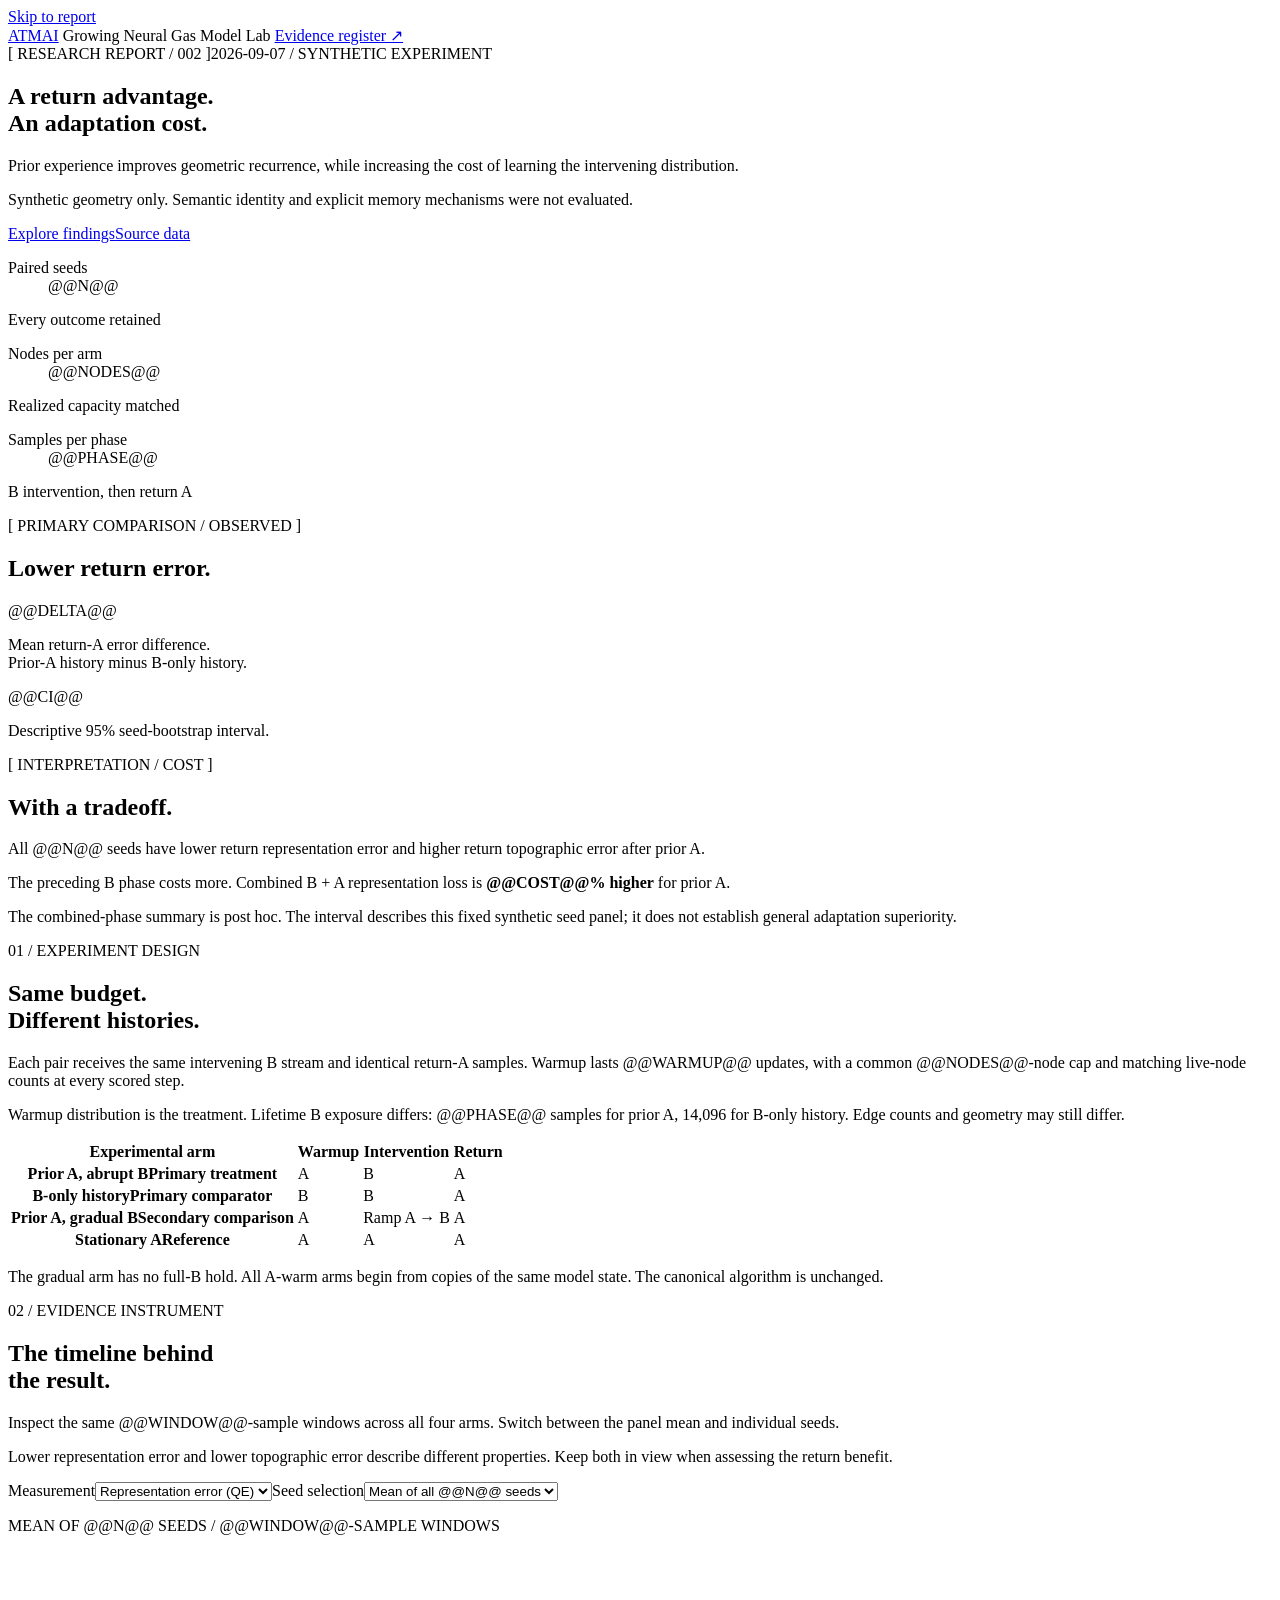
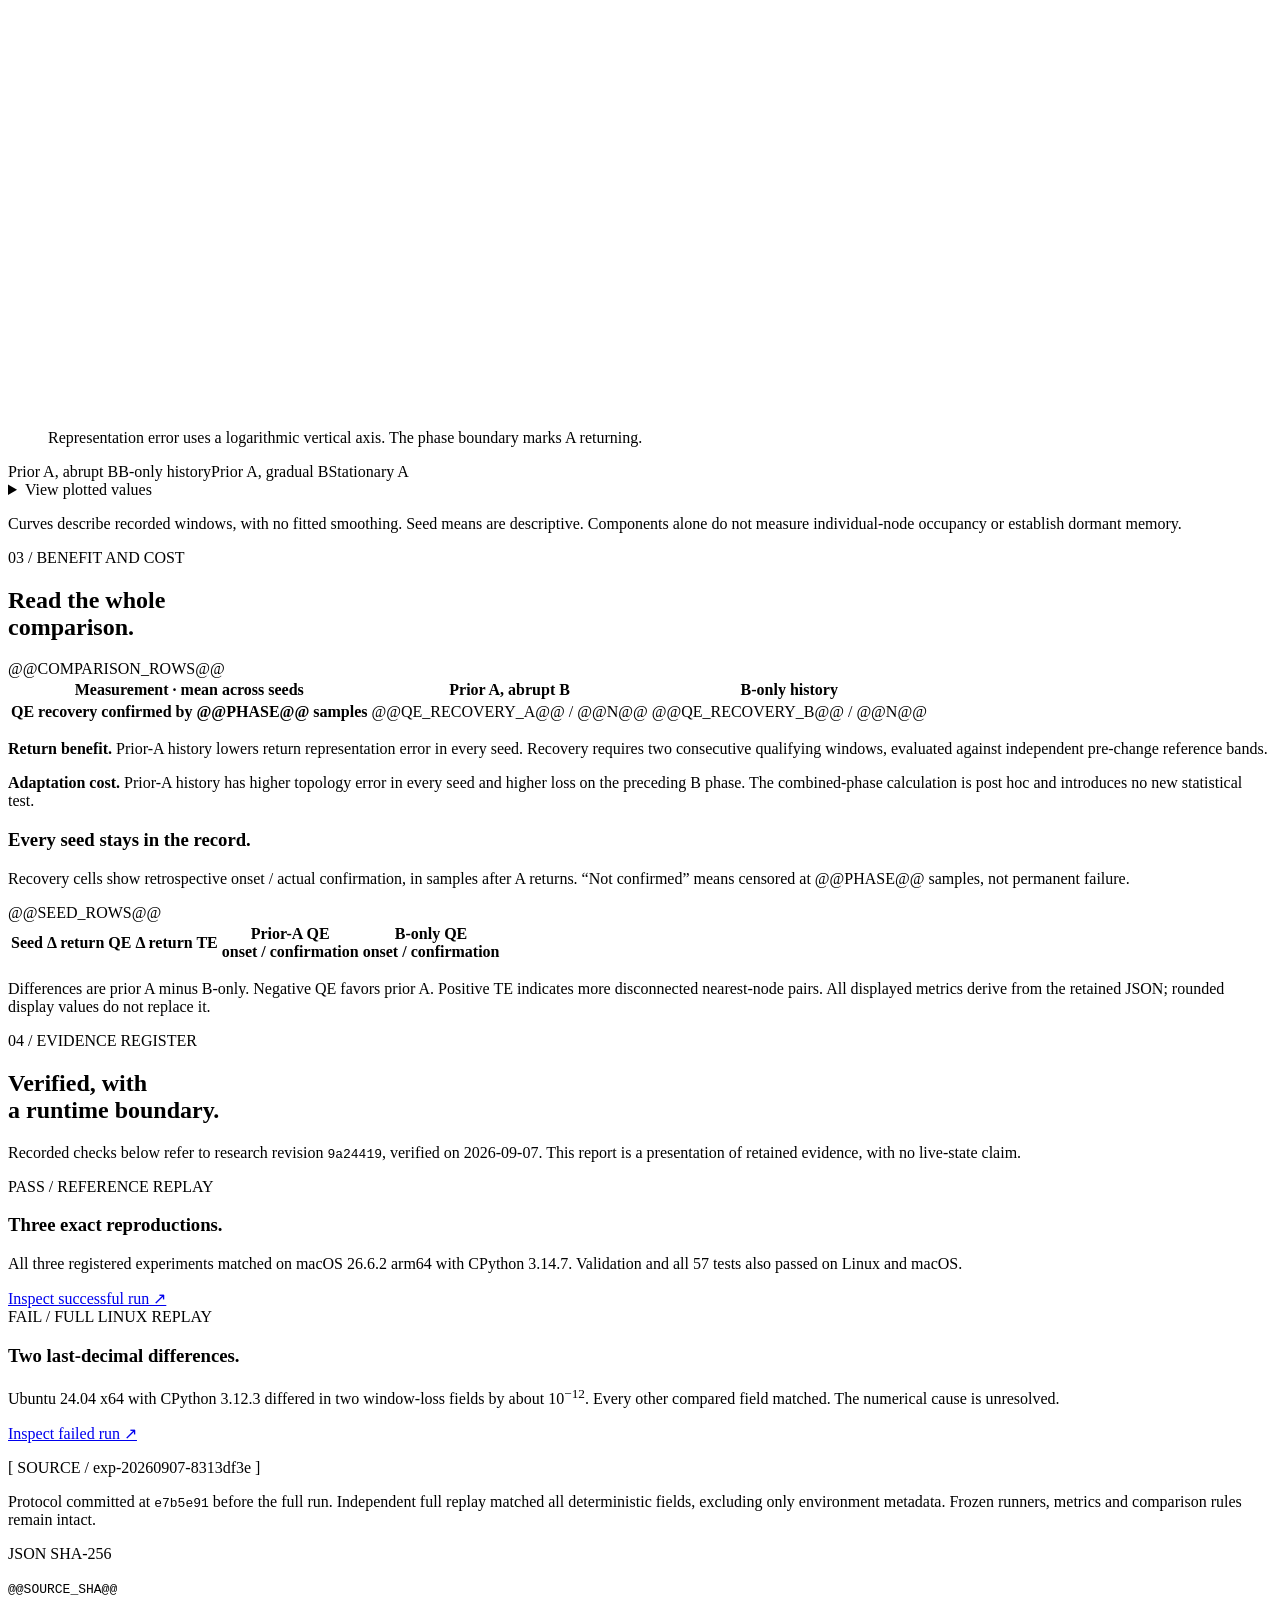
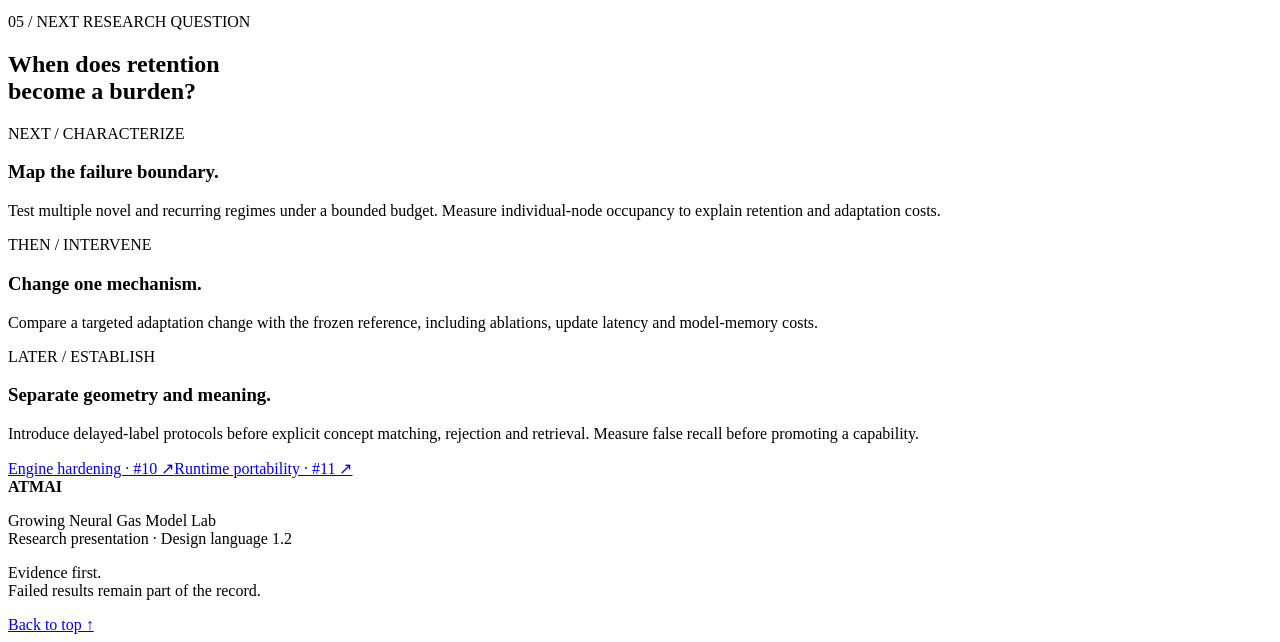
<file: docs/reports/recurrence-v1.2/template.html>
<!doctype html>
<html lang="en" class="light">
<head>
<meta charset="utf-8">
<meta name="viewport" content="width=device-width, initial-scale=1">
<meta name="description" content="ATMAI research findings: 20 paired GNG seeds reveal a geometric recurrence benefit with measurable adaptation and topology costs.">
<title>A return advantage. An adaptation cost. | ATMAI research</title>
<link rel="preconnect" href="https://fonts.googleapis.com">
<link rel="preconnect" href="https://fonts.gstatic.com" crossorigin>
<link href="https://fonts.googleapis.com/css2?family=Archivo:wght@400;500;600;700;800;900&amp;family=IBM+Plex+Mono:wght@400;500;600&amp;family=Doto:wght@700;800&amp;display=swap" rel="stylesheet">
<style>@@CSS@@</style>
</head>
<body>
<a class="skip" href="#main">Skip to report</a>
<header class="site-header wrap">
  <a class="brand" href="https://github.com/ATMAI-Labs/Growing_Neural_Gas-Model_Lab" aria-label="ATMAI Growing Neural Gas repository">ATMAI</a>
  <span class="header-title">Growing Neural Gas Model Lab</span>
  <a class="text-link" href="#evidence">Evidence register <span aria-hidden="true">↗</span></a>
</header>
<main id="main">
<section class="hero wrap" aria-labelledby="report-title">
  <div class="docket"><span class="micro">[ RESEARCH REPORT / 002 ]</span><span class="micro">2026-09-07 / SYNTHETIC EXPERIMENT</span></div>
  <h1 id="report-title">A return advantage.<br><span class="outline">An adaptation cost.</span></h1>
  <div class="hero-copy"><p>Prior experience improves geometric recurrence, while increasing the cost of learning the intervening distribution.</p><p>Synthetic geometry only. Semantic identity and explicit memory mechanisms were not evaluated.</p></div>
  <div class="hero-actions"><a class="button primary" href="#timeline">Explore findings</a><a class="button" href="https://github.com/ATMAI-Labs/Growing_Neural_Gas-Model_Lab/blob/9a2441980b15ba5123aac6fa8bb60a5ba0d5bc90/labs/002-controlled-drift/experiments/exp-20260907-8313df3e-capacity-controlled-recurrence/results/capacity-controlled-recurrence.json">Source data</a></div>
  <dl class="readout-rail"><div><dt>Paired seeds</dt><dd>@@N@@</dd><p>Every outcome retained</p></div><div><dt>Nodes per arm</dt><dd>@@NODES@@</dd><p>Realized capacity matched</p></div><div><dt>Samples per phase</dt><dd>@@PHASE@@</dd><p>B intervention, then return A</p></div></dl>
</section>

<section class="result-band" aria-labelledby="result-heading">
 <div class="wrap result-grid"><div><p class="micro">[ PRIMARY COMPARISON / OBSERVED ]</p><h2 id="result-heading">Lower return error.</h2><p class="big-measure">@@DELTA@@</p><p>Mean return-A error difference.<br>Prior-A history minus B-only history.</p><p class="interval mono">@@CI@@</p><p>Descriptive 95% seed-bootstrap interval.</p></div>
 <div class="result-limit"><p class="micro">[ INTERPRETATION / COST ]</p><h2>With a tradeoff.</h2><p>All @@N@@ seeds have lower return representation error and higher return topographic error after prior A.</p><p>The preceding B phase costs more. Combined B + A representation loss is <strong>@@COST@@% higher</strong> for prior A.</p><p>The combined-phase summary is post hoc. The interval describes this fixed synthetic seed panel; it does not establish general adaptation superiority.</p></div></div>
</section>

<section class="section wrap" id="protocol" aria-labelledby="protocol-heading">
 <div class="section-heading"><p class="micro">01 / EXPERIMENT DESIGN</p><h2 id="protocol-heading">Same budget.<br>Different histories.</h2></div>
 <div class="two-col"><p>Each pair receives the same intervening B stream and identical return-A samples. Warmup lasts @@WARMUP@@ updates, with a common @@NODES@@-node cap and matching live-node counts at every scored step.</p><p>Warmup distribution is the treatment. Lifetime B exposure differs: @@PHASE@@ samples for prior A, 14,096 for B-only history. Edge counts and geometry may still differ.</p></div>
 <div class="table-scroll" role="region" aria-label="Four experimental arms" tabindex="0"><table class="spec-table protocol-table"><thead><tr><th>Experimental arm</th><th>Warmup</th><th>Intervention</th><th>Return</th></tr></thead><tbody>
 <tr><th scope="row">Prior A, abrupt B<span class="table-note">Primary treatment</span></th><td>A</td><td>B</td><td>A</td></tr>
 <tr><th scope="row">B-only history<span class="table-note">Primary comparator</span></th><td>B</td><td>B</td><td>A</td></tr>
 <tr><th scope="row">Prior A, gradual B<span class="table-note">Secondary comparison</span></th><td>A</td><td>Ramp A → B</td><td>A</td></tr>
 <tr><th scope="row">Stationary A<span class="table-note">Reference</span></th><td>A</td><td>A</td><td>A</td></tr></tbody></table></div>
 <p class="measure-note">The gradual arm has no full-B hold. All A-warm arms begin from copies of the same model state. The canonical algorithm is unchanged.</p>
</section>

<section class="ink section" id="timeline" aria-labelledby="timeline-heading">
 <div class="wrap"><div class="section-heading"><p class="micro">02 / EVIDENCE INSTRUMENT</p><h2 id="timeline-heading">The timeline behind<br>the result.</h2></div>
 <div class="two-col"><p>Inspect the same @@WINDOW@@-sample windows across all four arms. Switch between the panel mean and individual seeds.</p><p>Lower representation error and lower topographic error describe different properties. Keep both in view when assessing the return benefit.</p></div>
 <div class="instrument-controls"><label>Measurement<select id="metric-select"><option value="0">Representation error (QE)</option><option value="1">Topographic error (TE)</option><option value="2">Connected components</option></select></label><label>Seed selection<select id="seed-select"><option value="all">Mean of all @@N@@ seeds</option>@@SEED_OPTIONS@@</select></label><p class="micro" id="chart-status" aria-live="polite">MEAN OF @@N@@ SEEDS / @@WINDOW@@-SAMPLE WINDOWS</p></div>
 <figure class="instrument-figure"><svg id="timeline-chart" viewBox="0 0 1100 440" role="img" aria-labelledby="chart-title chart-desc"></svg><figcaption id="chart-caption">Representation error uses a logarithmic vertical axis. The phase boundary marks A returning.</figcaption></figure>
 <div class="legend" aria-label="Chart legend"><span><i class="swatch abrupt"></i>Prior A, abrupt B</span><span><i class="swatch b_only"></i>B-only history</span><span><i class="swatch gradual"></i>Prior A, gradual B</span><span><i class="swatch stationary"></i>Stationary A</span></div>
 <details class="chart-values"><summary>View plotted values</summary><div class="table-scroll" role="region" aria-label="Values shown in current chart" tabindex="0"><table class="spec-table"><caption id="values-caption">Values for the selected measurement and seeds</caption><thead><tr><th>Phase</th><th>Window end</th><th>Prior A, abrupt B</th><th>B-only history</th><th>Prior A, gradual B</th><th>Stationary A</th></tr></thead><tbody id="chart-values"></tbody></table></div></details>
 <noscript><p>Enable JavaScript to explore the window-level timeline. The findings and every-seed table below remain available.</p></noscript>
 <p class="measure-note">Curves describe recorded windows, with no fitted smoothing. Seed means are descriptive. Components alone do not measure individual-node occupancy or establish dormant memory.</p>
 </div>
</section>

<section class="section wrap" id="findings" aria-labelledby="findings-heading">
 <div class="section-heading"><p class="micro">03 / BENEFIT AND COST</p><h2 id="findings-heading">Read the whole<br>comparison.</h2></div>
 <div class="table-scroll" role="region" aria-label="Representation and topology comparison" tabindex="0"><table class="spec-table findings-table"><thead><tr><th>Measurement · mean across seeds</th><th>Prior A, abrupt B</th><th>B-only history</th></tr></thead><tbody>@@COMPARISON_ROWS@@<tr><th scope="row">QE recovery confirmed by @@PHASE@@ samples</th><td>@@QE_RECOVERY_A@@ / @@N@@</td><td>@@QE_RECOVERY_B@@ / @@N@@</td></tr></tbody></table></div>
 <div class="two-col findings-limits"><p><strong>Return benefit.</strong> Prior-A history lowers return representation error in every seed. Recovery requires two consecutive qualifying windows, evaluated against independent pre-change reference bands.</p><p><strong>Adaptation cost.</strong> Prior-A history has higher topology error in every seed and higher loss on the preceding B phase. The combined-phase calculation is post hoc and introduces no new statistical test.</p></div>
 <div class="seed-heading"><h3>Every seed stays in the record.</h3><p>Recovery cells show retrospective onset / actual confirmation, in samples after A returns. “Not confirmed” means censored at @@PHASE@@ samples, not permanent failure.</p></div>
 <div class="table-scroll" role="region" aria-label="All paired seed outcomes and recovery" tabindex="0"><table class="spec-table seed-table"><thead><tr><th>Seed</th><th>Δ return QE</th><th>Δ return TE</th><th>Prior-A QE<br>onset / confirmation</th><th>B-only QE<br>onset / confirmation</th></tr></thead><tbody>@@SEED_ROWS@@</tbody></table></div>
 <p class="measure-note">Differences are prior A minus B-only. Negative QE favors prior A. Positive TE indicates more disconnected nearest-node pairs. All displayed metrics derive from the retained JSON; rounded display values do not replace it.</p>
</section>

<section class="section evidence-section" id="evidence" aria-labelledby="evidence-heading"><div class="wrap">
 <div class="section-heading"><p class="micro">04 / EVIDENCE REGISTER</p><h2 id="evidence-heading">Verified, with<br>a runtime boundary.</h2></div>
 <p>Recorded checks below refer to research revision <code>9a24419</code>, verified on 2026-09-07. This report is a presentation of retained evidence, with no live-state claim.</p>
 <div class="evidence-rows"><article><span class="micro state">PASS / REFERENCE REPLAY</span><h3>Three exact reproductions.</h3><p>All three registered experiments matched on macOS 26.6.2 arm64 with CPython 3.14.7. Validation and all 57 tests also passed on Linux and macOS.</p><a class="text-link" href="https://github.com/ATMAI-Labs/Growing_Neural_Gas-Model_Lab/actions/runs/34085800521">Inspect successful run ↗</a></article>
 <article><span class="micro state">FAIL / FULL LINUX REPLAY</span><h3>Two last-decimal differences.</h3><p>Ubuntu 24.04 x64 with CPython 3.12.3 differed in two window-loss fields by about 10<sup>−12</sup>. Every other compared field matched. The numerical cause is unresolved.</p><a class="text-link" href="https://github.com/ATMAI-Labs/Growing_Neural_Gas-Model_Lab/actions/runs/34084904065">Inspect failed run ↗</a></article></div>
 <div class="source-register"><p class="micro">[ SOURCE / exp-20260907-8313df3e ]</p><p>Protocol committed at <code>e7b5e91</code> before the full run. Independent full replay matched all deterministic fields, excluding only environment metadata. Frozen runners, metrics and comparison rules remain intact.</p><p class="micro">JSON SHA-256</p><code class="digest">@@SOURCE_SHA@@</code></div>
 </div></section>

<section class="section wrap" id="roadmap" aria-labelledby="roadmap-heading"><div class="section-heading"><p class="micro">05 / NEXT RESEARCH QUESTION</p><h2 id="roadmap-heading">When does retention<br>become a burden?</h2></div>
 <div class="roadmap"><article><span class="micro">NEXT / CHARACTERIZE</span><h3>Map the failure boundary.</h3><p>Test multiple novel and recurring regimes under a bounded budget. Measure individual-node occupancy to explain retention and adaptation costs.</p></article><article><span class="micro">THEN / INTERVENE</span><h3>Change one mechanism.</h3><p>Compare a targeted adaptation change with the frozen reference, including ablations, update latency and model-memory costs.</p></article><article><span class="micro">LATER / ESTABLISH</span><h3>Separate geometry and meaning.</h3><p>Introduce delayed-label protocols before explicit concept matching, rejection and retrieval. Measure false recall before promoting a capability.</p></article></div>
 <div class="followups"><a class="text-link" href="https://github.com/ATMAI-Labs/Growing_Neural_Gas-Model_Lab/issues/10">Engine hardening · #10 ↗</a><a class="text-link" href="https://github.com/ATMAI-Labs/Growing_Neural_Gas-Model_Lab/issues/11">Runtime portability · #11 ↗</a></div>
</section>
</main>
<footer class="wrap footer"><div><strong>ATMAI</strong><p>Growing Neural Gas Model Lab<br>Research presentation · Design language 1.2</p></div><p>Evidence first.<br>Failed results remain part of the record.</p><a class="text-link" href="#main">Back to top ↑</a></footer>
<script type="application/json" id="report-data">@@DATA@@</script>
<script>@@SCRIPT@@</script>
</body>
</html>
</file>
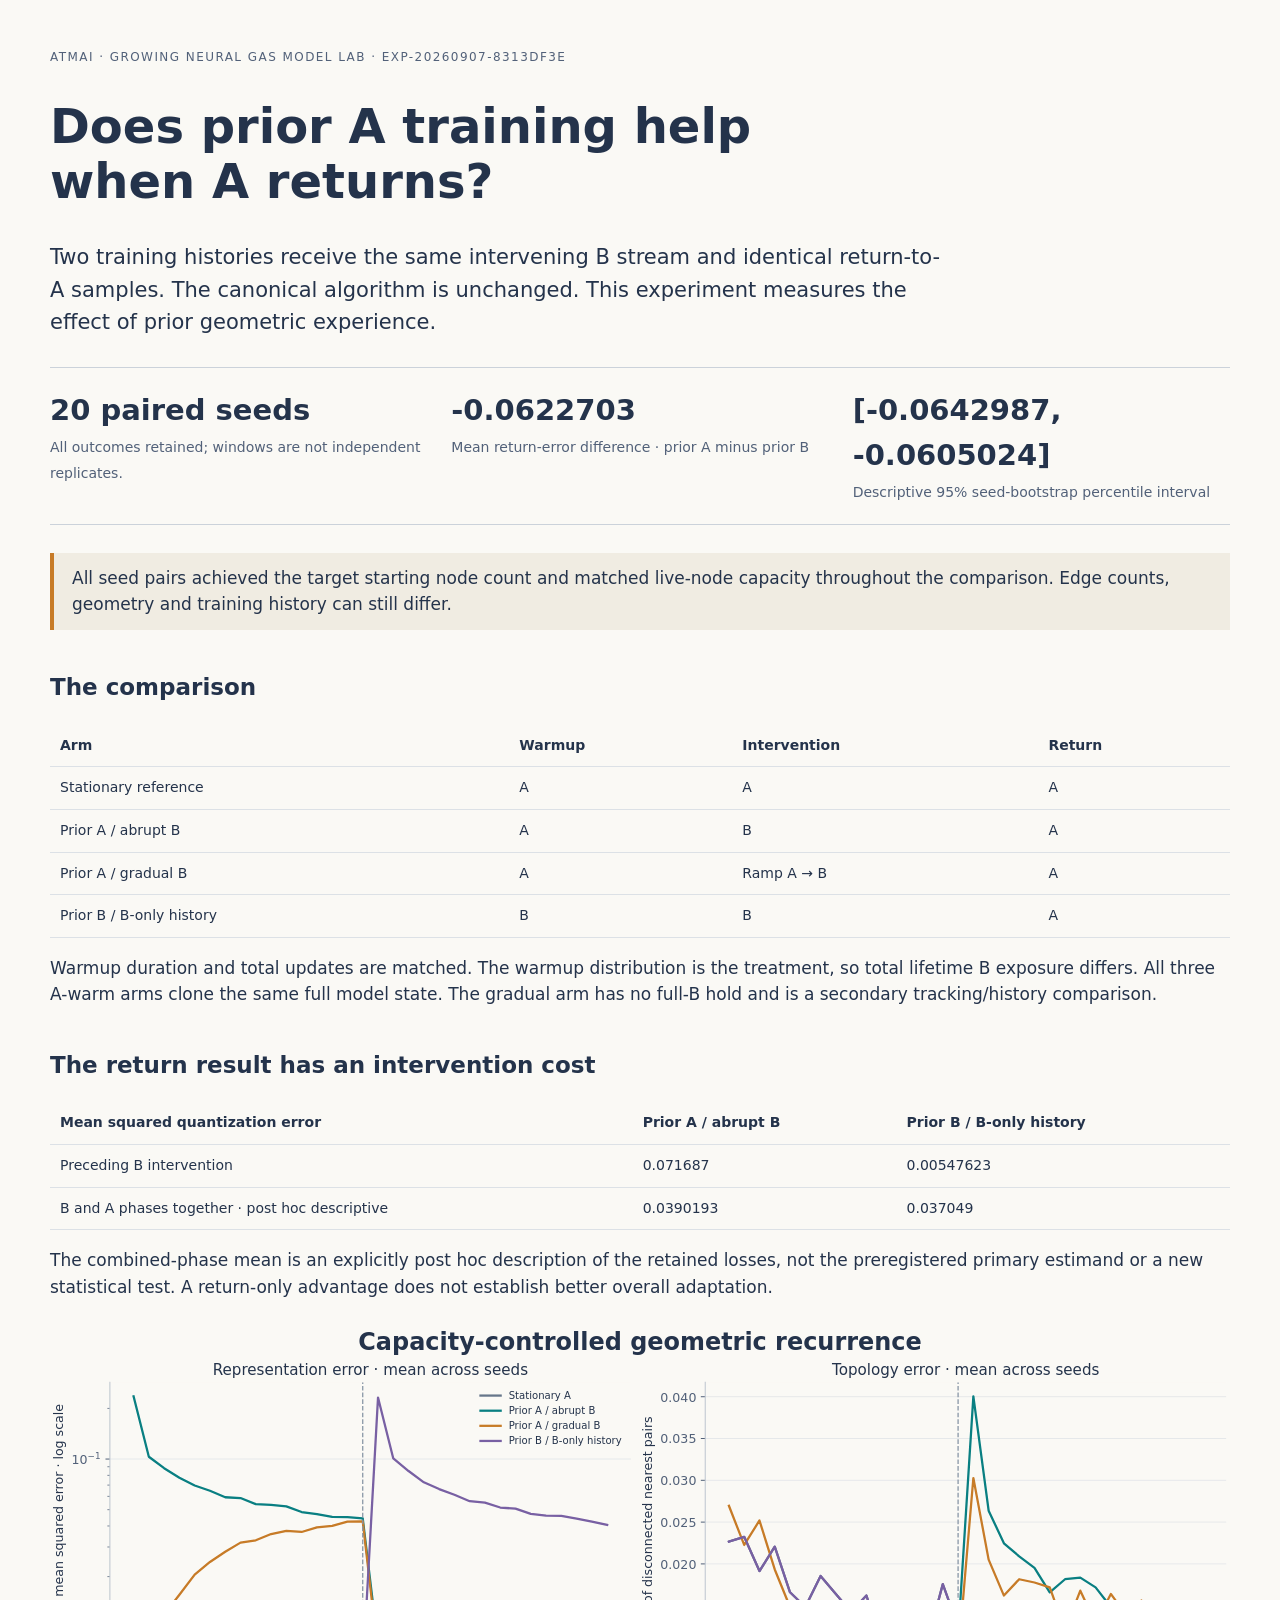
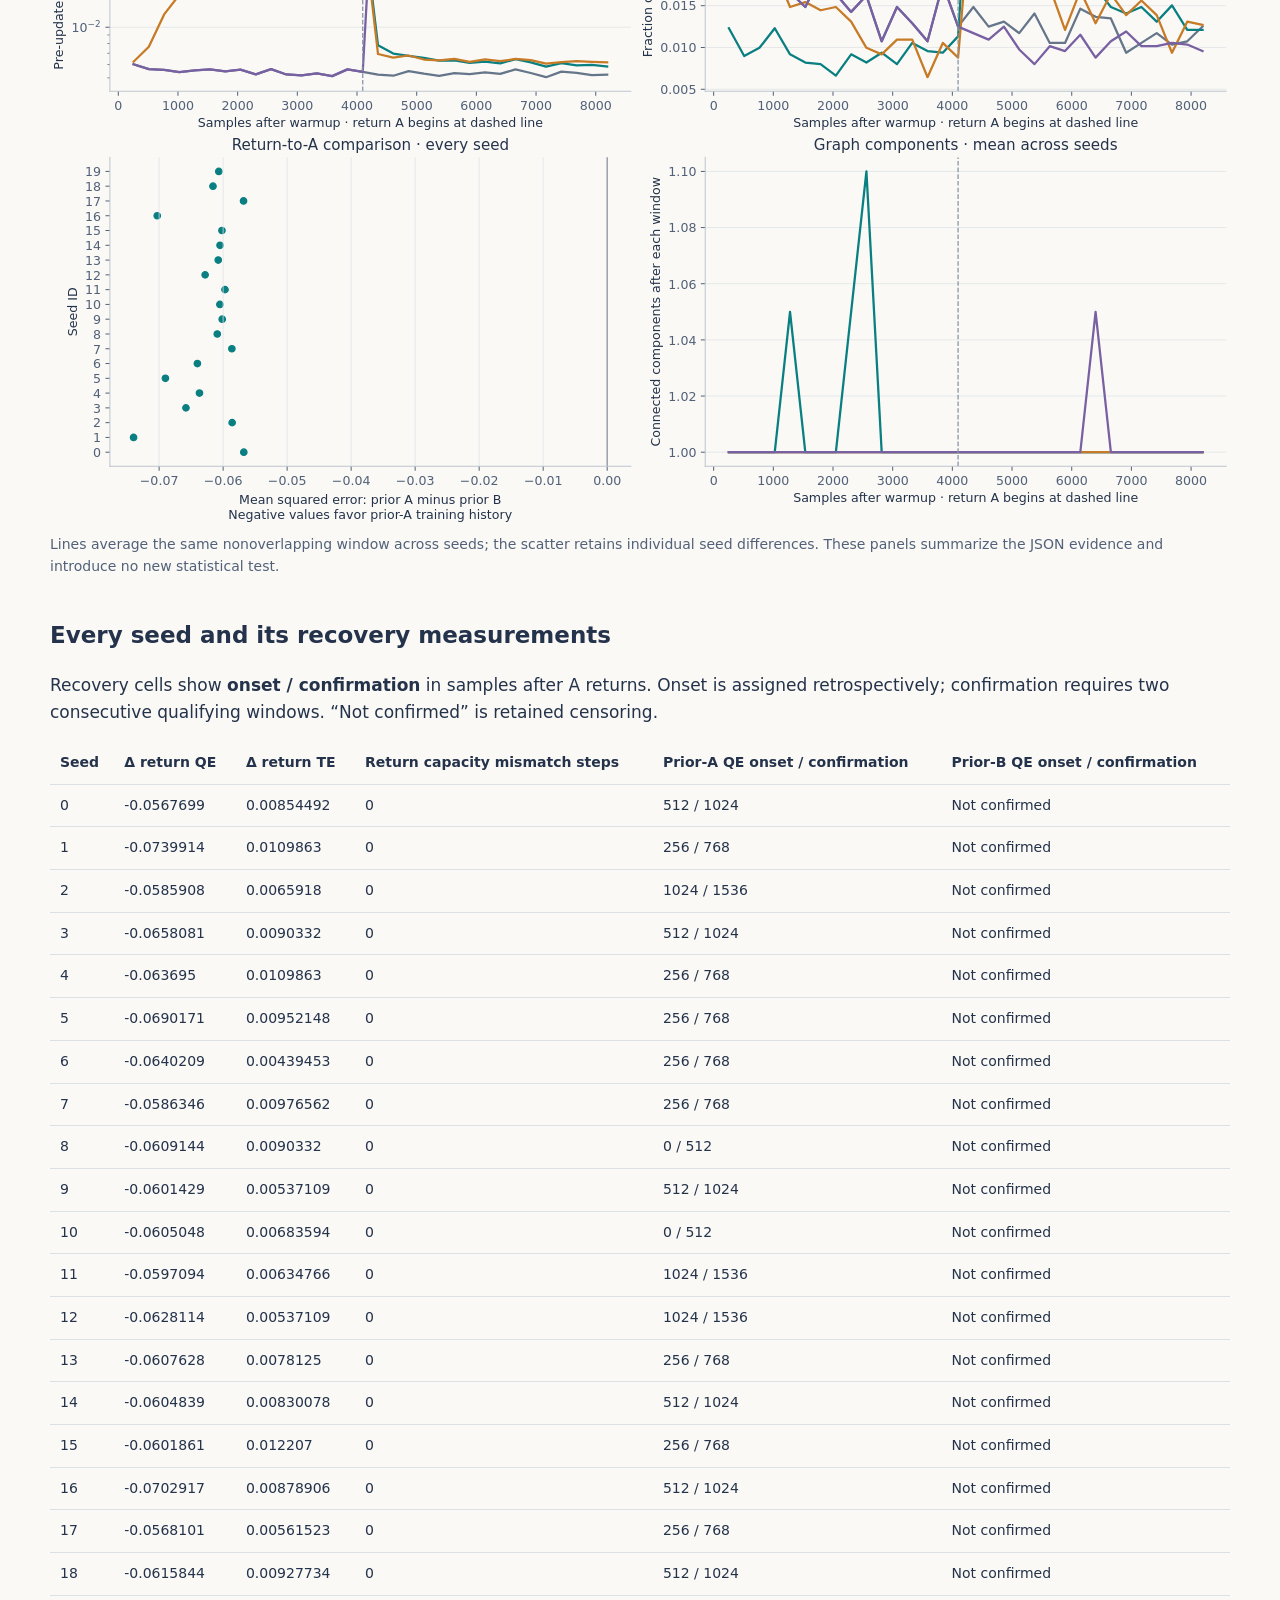
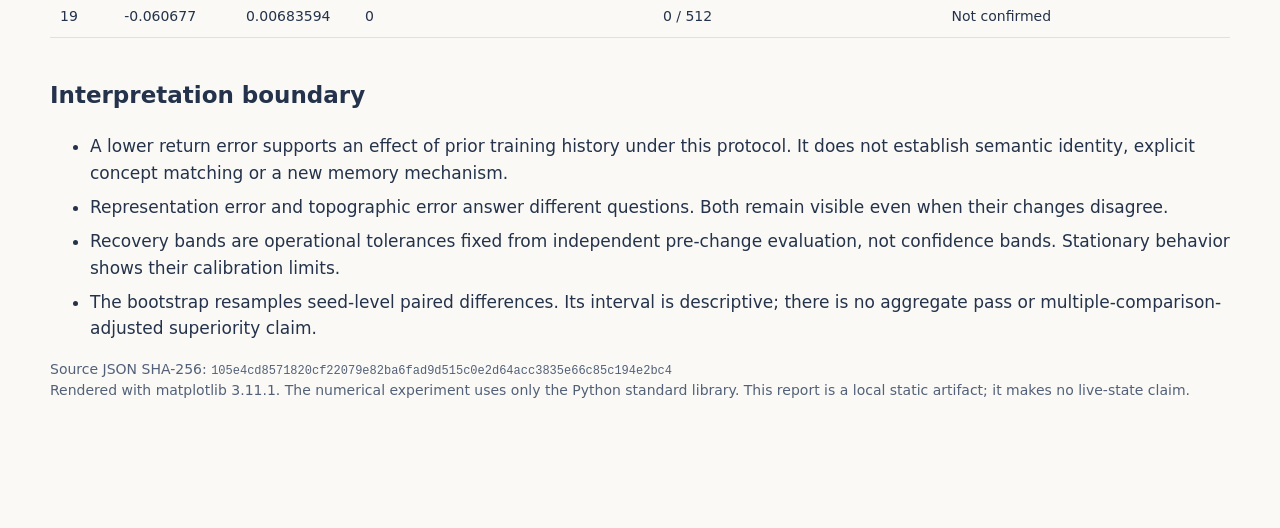
<file: labs/002-controlled-drift/experiments/exp-20260907-8313df3e-capacity-controlled-recurrence/results/report.html>
<!doctype html>
<html lang="en"><meta charset="utf-8"><meta name="viewport" content="width=device-width,initial-scale=1">
<title>GNG · Capacity-controlled recurrence</title>
<style>
body{margin:0;background:#faf9f5;color:#24334b;font:17px/1.55 system-ui,sans-serif}main{max-width:1180px;margin:48px auto;padding:0 24px 64px}
.eyebrow{letter-spacing:.12em;text-transform:uppercase;font-size:12px;color:#526179}h1{font-size:clamp(30px,4vw,48px);line-height:1.15;max-width:850px}h2{font-size:23px;margin-top:40px}
.lead{font-size:21px;max-width:900px}.metrics{display:flex;gap:24px;flex-wrap:wrap;border-block:1px solid #cbd2da;padding:20px 0;margin:28px 0}.metric{flex:1;min-width:230px}.metric strong{display:block;font-size:29px}.metric span{color:#526179;font-size:14px}
.note{border-left:4px solid #c77b27;padding:12px 18px;background:#f0ece2}figure{margin:28px 0}figure svg{width:100%;height:auto}figcaption,.muted{font-size:14px;color:#526179}table{border-collapse:collapse;width:100%;font-size:14px}th,td{text-align:left;padding:10px;border-bottom:1px solid #dce1e6}th{font-weight:650}.scroll{overflow:auto}code{font-size:12px;overflow-wrap:anywhere}li{margin-bottom:8px}
</style><main>
<p class="eyebrow">ATMAI · Growing Neural Gas Model Lab · exp-20260907-8313df3e</p>
<h1>Does prior A training help when A returns?</h1>

<p class="lead">Two training histories receive the same intervening B stream and identical return-to-A samples. The canonical algorithm is unchanged. This experiment measures the effect of prior geometric experience.</p>
<div class="metrics"><div class="metric"><strong>20 paired seeds</strong><span>All outcomes retained; windows are not independent replicates.</span></div>
<div class="metric"><strong>-0.0622703</strong><span>Mean return-error difference · prior A minus prior B</span></div>
<div class="metric"><strong>[-0.0642987, -0.0605024]</strong><span>Descriptive 95% seed-bootstrap percentile interval</span></div></div>
<p class="note">All seed pairs achieved the target starting node count and matched live-node capacity throughout the comparison. Edge counts, geometry and training history can still differ.</p>
<h2>The comparison</h2><div class="scroll"><table><tr><th>Arm</th><th>Warmup</th><th>Intervention</th><th>Return</th></tr>
<tr><td>Stationary reference</td><td>A</td><td>A</td><td>A</td></tr><tr><td>Prior A / abrupt B</td><td>A</td><td>B</td><td>A</td></tr>
<tr><td>Prior A / gradual B</td><td>A</td><td>Ramp A → B</td><td>A</td></tr><tr><td>Prior B / B-only history</td><td>B</td><td>B</td><td>A</td></tr></table></div>
<p>Warmup duration and total updates are matched. The warmup distribution is the treatment, so total lifetime B exposure differs. All three A-warm arms clone the same full model state. The gradual arm has no full-B hold and is a secondary tracking/history comparison.</p>
<h2>The return result has an intervention cost</h2>
<div class="scroll"><table><tr><th>Mean squared quantization error</th><th>Prior A / abrupt B</th><th>Prior B / B-only history</th></tr>
<tr><td>Preceding B intervention</td><td>0.071687</td><td>0.00547623</td></tr>
<tr><td>B and A phases together · post hoc descriptive</td><td>0.0390193</td><td>0.037049</td></tr></table></div>
<p>The combined-phase mean is an explicitly post hoc description of the retained losses, not the preregistered primary estimand or a new statistical test. A return-only advantage does not establish better overall adaptation.</p>
<figure><svg xmlns:xlink="http://www.w3.org/1999/xlink" width="936pt" height="633.6pt" viewBox="0 0 936 633.6" xmlns="http://www.w3.org/2000/svg" version="1.1">
 <metadata>
  <rdf:RDF xmlns:dc="http://purl.org/dc/elements/1.1/" xmlns:cc="http://creativecommons.org/ns#" xmlns:rdf="http://www.w3.org/1999/02/22-rdf-syntax-ns#">
   <cc:Work>
    <dc:type rdf:resource="http://purl.org/dc/dcmitype/StillImage"/>
    <dc:format>image/svg+xml</dc:format>
    <dc:creator>
     <cc:Agent>
      <dc:title>Matplotlib v3.11.1, https://matplotlib.org/</dc:title>
     </cc:Agent>
    </dc:creator>
   </cc:Work>
  </rdf:RDF>
 </metadata>
 <defs>
  <style type="text/css">*{stroke-linejoin: round; stroke-linecap: butt}</style>
 </defs>
 <g id="figure_1">
  <g id="patch_1">
   <path d="M 0 633.6
L 936 633.6
L 936 0
L 0 0
z
" style="fill: #faf9f5"/>
  </g>
  <g id="axes_1">
   <g id="patch_2">
    <path d="M 47.501021 288.129857
L 460.755937 288.129857
L 460.755937 43.120329
L 47.501021 43.120329
z
" style="fill: #faf9f5"/>
   </g>
   <g id="matplotlib.axis_1">
    <g id="xtick_1">
     <g id="line2d_1">
      <defs>
       <path id="md0bbf487ad" d="M 0 0
L 0 3.5
" style="stroke: #526179; stroke-width: 0.8"/>
      </defs>
      <g>
       <use xlink:href="#md0bbf487ad" x="54.166423" y="288.129857" style="fill: #526179; stroke: #526179; stroke-width: 0.8"/>
      </g>
     </g>
     <g id="text_1">
      <text style="font-size: 10px; font-family: 'DejaVu Sans'; text-anchor: middle; fill: #526179" x="54.166423" y="302.727513" transform="rotate(-0 54.166423 302.727513)">0</text>
     </g>
    </g>
    <g id="xtick_2">
     <g id="line2d_2">
      <g>
       <use xlink:href="#md0bbf487ad" x="101.505925" y="288.129857" style="fill: #526179; stroke: #526179; stroke-width: 0.8"/>
      </g>
     </g>
     <g id="text_2">
      <text style="font-size: 10px; font-family: 'DejaVu Sans'; text-anchor: middle; fill: #526179" x="101.505925" y="302.727513" transform="rotate(-0 101.505925 302.727513)">1000</text>
     </g>
    </g>
    <g id="xtick_3">
     <g id="line2d_3">
      <g>
       <use xlink:href="#md0bbf487ad" x="148.845427" y="288.129857" style="fill: #526179; stroke: #526179; stroke-width: 0.8"/>
      </g>
     </g>
     <g id="text_3">
      <text style="font-size: 10px; font-family: 'DejaVu Sans'; text-anchor: middle; fill: #526179" x="148.845427" y="302.727513" transform="rotate(-0 148.845427 302.727513)">2000</text>
     </g>
    </g>
    <g id="xtick_4">
     <g id="line2d_4">
      <g>
       <use xlink:href="#md0bbf487ad" x="196.184929" y="288.129857" style="fill: #526179; stroke: #526179; stroke-width: 0.8"/>
      </g>
     </g>
     <g id="text_4">
      <text style="font-size: 10px; font-family: 'DejaVu Sans'; text-anchor: middle; fill: #526179" x="196.184929" y="302.727513" transform="rotate(-0 196.184929 302.727513)">3000</text>
     </g>
    </g>
    <g id="xtick_5">
     <g id="line2d_5">
      <g>
       <use xlink:href="#md0bbf487ad" x="243.524431" y="288.129857" style="fill: #526179; stroke: #526179; stroke-width: 0.8"/>
      </g>
     </g>
     <g id="text_5">
      <text style="font-size: 10px; font-family: 'DejaVu Sans'; text-anchor: middle; fill: #526179" x="243.524431" y="302.727513" transform="rotate(-0 243.524431 302.727513)">4000</text>
     </g>
    </g>
    <g id="xtick_6">
     <g id="line2d_6">
      <g>
       <use xlink:href="#md0bbf487ad" x="290.863933" y="288.129857" style="fill: #526179; stroke: #526179; stroke-width: 0.8"/>
      </g>
     </g>
     <g id="text_6">
      <text style="font-size: 10px; font-family: 'DejaVu Sans'; text-anchor: middle; fill: #526179" x="290.863933" y="302.727513" transform="rotate(-0 290.863933 302.727513)">5000</text>
     </g>
    </g>
    <g id="xtick_7">
     <g id="line2d_7">
      <g>
       <use xlink:href="#md0bbf487ad" x="338.203435" y="288.129857" style="fill: #526179; stroke: #526179; stroke-width: 0.8"/>
      </g>
     </g>
     <g id="text_7">
      <text style="font-size: 10px; font-family: 'DejaVu Sans'; text-anchor: middle; fill: #526179" x="338.203435" y="302.727513" transform="rotate(-0 338.203435 302.727513)">6000</text>
     </g>
    </g>
    <g id="xtick_8">
     <g id="line2d_8">
      <g>
       <use xlink:href="#md0bbf487ad" x="385.542937" y="288.129857" style="fill: #526179; stroke: #526179; stroke-width: 0.8"/>
      </g>
     </g>
     <g id="text_8">
      <text style="font-size: 10px; font-family: 'DejaVu Sans'; text-anchor: middle; fill: #526179" x="385.542937" y="302.727513" transform="rotate(-0 385.542937 302.727513)">7000</text>
     </g>
    </g>
    <g id="xtick_9">
     <g id="line2d_9">
      <g>
       <use xlink:href="#md0bbf487ad" x="432.882439" y="288.129857" style="fill: #526179; stroke: #526179; stroke-width: 0.8"/>
      </g>
     </g>
     <g id="text_9">
      <text style="font-size: 10px; font-family: 'DejaVu Sans'; text-anchor: middle; fill: #526179" x="432.882439" y="302.727513" transform="rotate(-0 432.882439 302.727513)">8000</text>
     </g>
    </g>
    <g id="text_10">
     <text style="font-size: 10px; font-family: 'DejaVu Sans'; text-anchor: middle; fill: #24334b" x="254.128479" y="316.728295" transform="rotate(-0 254.128479 316.728295)">Samples after warmup · return A begins at dashed line</text>
    </g>
   </g>
   <g id="matplotlib.axis_2">
    <g id="ytick_1">
     <g id="line2d_10">
      <path d="M 47.501021 237.365281
L 460.755937 237.365281
" clip-path="url(#p8dc28a262c)" style="fill: none; stroke: #dfe3e7; stroke-width: 0.6; stroke-linecap: square"/>
     </g>
     <g id="line2d_11">
      <defs>
       <path id="mf7bd976aad" d="M 0 0
L -3.5 0
" style="stroke: #526179; stroke-width: 0.8"/>
      </defs>
      <g>
       <use xlink:href="#mf7bd976aad" x="47.501021" y="237.365281" style="fill: #526179; stroke: #526179; stroke-width: 0.8"/>
      </g>
     </g>
     <g id="text_11">
      <!-- $\mathdefault{10^{-2}}$ -->
      <g style="fill: #526179" transform="translate(17.001021 242.065281)">
       <text>
        <tspan x="0" y="-0.674688" style="font-size: 10px; font-family: 'DejaVu Sans'; fill: #526179">1</tspan>
        <tspan x="6.362305" y="-0.674688" style="font-size: 10px; font-family: 'DejaVu Sans'; fill: #526179">0</tspan>
        <tspan x="12.820312" y="-4.804688" style="font-size: 7px; font-family: 'DejaVu Sans'; fill: #526179">−</tspan>
        <tspan x="18.685547" y="-4.804688" style="font-size: 7px; font-family: 'DejaVu Sans'; fill: #526179">2</tspan>
       </text>
      </g>
     </g>
    </g>
    <g id="ytick_2">
     <g id="line2d_12">
      <path d="M 47.501021 103.948672
L 460.755937 103.948672
" clip-path="url(#p8dc28a262c)" style="fill: none; stroke: #dfe3e7; stroke-width: 0.6; stroke-linecap: square"/>
     </g>
     <g id="line2d_13">
      <g>
       <use xlink:href="#mf7bd976aad" x="47.501021" y="103.948672" style="fill: #526179; stroke: #526179; stroke-width: 0.8"/>
      </g>
     </g>
     <g id="text_12">
      <!-- $\mathdefault{10^{-1}}$ -->
      <g style="fill: #526179" transform="translate(17.001021 108.598672)">
       <text>
        <tspan x="0" y="-0.762187" style="font-size: 10px; font-family: 'DejaVu Sans'; fill: #526179">1</tspan>
        <tspan x="6.362305" y="-0.762187" style="font-size: 10px; font-family: 'DejaVu Sans'; fill: #526179">0</tspan>
        <tspan x="12.820312" y="-4.892187" style="font-size: 7px; font-family: 'DejaVu Sans'; fill: #526179">−</tspan>
        <tspan x="18.685547" y="-4.892187" style="font-size: 7px; font-family: 'DejaVu Sans'; fill: #526179">1</tspan>
       </text>
      </g>
     </g>
    </g>
    <g id="ytick_3">
     <g id="line2d_14">
      <defs>
       <path id="m15caaad3b8" d="M 0 0
L -2 0
" style="stroke: #526179; stroke-width: 0.6"/>
      </defs>
      <g>
       <use xlink:href="#m15caaad3b8" x="47.501021" y="277.527683" style="fill: #526179; stroke: #526179; stroke-width: 0.6"/>
      </g>
     </g>
    </g>
    <g id="ytick_4">
     <g id="line2d_15">
      <g>
       <use xlink:href="#m15caaad3b8" x="47.501021" y="266.963589" style="fill: #526179; stroke: #526179; stroke-width: 0.6"/>
      </g>
     </g>
    </g>
    <g id="ytick_5">
     <g id="line2d_16">
      <g>
       <use xlink:href="#m15caaad3b8" x="47.501021" y="258.031776" style="fill: #526179; stroke: #526179; stroke-width: 0.6"/>
      </g>
     </g>
    </g>
    <g id="ytick_6">
     <g id="line2d_17">
      <g>
       <use xlink:href="#m15caaad3b8" x="47.501021" y="250.294687" style="fill: #526179; stroke: #526179; stroke-width: 0.6"/>
      </g>
     </g>
    </g>
    <g id="ytick_7">
     <g id="line2d_18">
      <g>
       <use xlink:href="#m15caaad3b8" x="47.501021" y="243.470091" style="fill: #526179; stroke: #526179; stroke-width: 0.6"/>
      </g>
     </g>
    </g>
    <g id="ytick_8">
     <g id="line2d_19">
      <g>
       <use xlink:href="#m15caaad3b8" x="47.501021" y="197.20288" style="fill: #526179; stroke: #526179; stroke-width: 0.6"/>
      </g>
     </g>
    </g>
    <g id="ytick_9">
     <g id="line2d_20">
      <g>
       <use xlink:href="#m15caaad3b8" x="47.501021" y="173.709381" style="fill: #526179; stroke: #526179; stroke-width: 0.6"/>
      </g>
     </g>
    </g>
    <g id="ytick_10">
     <g id="line2d_21">
      <g>
       <use xlink:href="#m15caaad3b8" x="47.501021" y="157.040479" style="fill: #526179; stroke: #526179; stroke-width: 0.6"/>
      </g>
     </g>
    </g>
    <g id="ytick_11">
     <g id="line2d_22">
      <g>
       <use xlink:href="#m15caaad3b8" x="47.501021" y="144.111073" style="fill: #526179; stroke: #526179; stroke-width: 0.6"/>
      </g>
     </g>
    </g>
    <g id="ytick_12">
     <g id="line2d_23">
      <g>
       <use xlink:href="#m15caaad3b8" x="47.501021" y="133.54698" style="fill: #526179; stroke: #526179; stroke-width: 0.6"/>
      </g>
     </g>
    </g>
    <g id="ytick_13">
     <g id="line2d_24">
      <g>
       <use xlink:href="#m15caaad3b8" x="47.501021" y="124.615166" style="fill: #526179; stroke: #526179; stroke-width: 0.6"/>
      </g>
     </g>
    </g>
    <g id="ytick_14">
     <g id="line2d_25">
      <g>
       <use xlink:href="#m15caaad3b8" x="47.501021" y="116.878077" style="fill: #526179; stroke: #526179; stroke-width: 0.6"/>
      </g>
     </g>
    </g>
    <g id="ytick_15">
     <g id="line2d_26">
      <g>
       <use xlink:href="#m15caaad3b8" x="47.501021" y="110.053481" style="fill: #526179; stroke: #526179; stroke-width: 0.6"/>
      </g>
     </g>
    </g>
    <g id="ytick_16">
     <g id="line2d_27">
      <g>
       <use xlink:href="#m15caaad3b8" x="47.501021" y="63.786271" style="fill: #526179; stroke: #526179; stroke-width: 0.6"/>
      </g>
     </g>
    </g>
    <g id="text_13">
     <text style="font-size: 10px; font-family: 'DejaVu Sans'; text-anchor: middle; fill: #24334b" x="10.598678" y="165.625093" transform="rotate(-90 10.598678 165.625093)">Pre-update mean squared error · log scale</text>
    </g>
   </g>
   <g id="line2d_28">
    <path d="M 66.285336 266.779456
L 78.404248 270.611577
L 90.523161 271.257368
L 102.642073 272.92306
L 114.760986 271.579636
L 126.879898 270.825246
L 138.998811 272.44836
L 151.117723 270.956803
L 163.236636 274.7871
L 175.355548 270.586719
L 187.474461 274.823293
L 199.593373 275.635563
L 211.712286 273.969878
L 223.831198 276.147943
L 235.950111 270.758327
L 248.069023 272.754203
L 260.187936 274.890917
L 272.306848 275.831693
L 284.425761 272.136624
L 296.544673 274.249371
L 308.663586 275.857799
L 320.782498 273.75456
L 332.901411 274.585222
L 345.020323 273.118286
L 357.139236 274.334285
L 369.258148 270.780757
L 381.377061 273.657402
L 393.495973 276.99306
L 405.614886 272.581075
L 417.733798 273.524556
L 429.852711 275.31644
L 441.971623 275.02093
" clip-path="url(#p8dc28a262c)" style="fill: none; stroke: #66768a; stroke-width: 1.8; stroke-linecap: square"/>
   </g>
   <g id="line2d_29">
    <path d="M 66.285336 54.257126
L 78.404248 102.142038
L 90.523161 111.220933
L 102.642073 118.72845
L 114.760986 124.948142
L 126.879898 129.105232
L 138.998811 134.251646
L 151.117723 134.896731
L 163.236636 139.729398
L 175.355548 140.236889
L 187.474461 141.462626
L 199.593373 145.965
L 211.712286 147.578274
L 223.831198 149.778989
L 235.950111 150.014497
L 248.069023 151.034667
L 260.187936 251.748099
L 272.306848 258.287131
L 284.425761 260.147011
L 296.544673 261.720803
L 308.663586 263.833755
L 320.782498 263.554615
L 332.901411 265.566157
L 345.020323 264.632779
L 357.139236 266.05179
L 369.258148 262.628274
L 381.377061 265.171335
L 393.495973 268.642591
L 405.614886 265.815041
L 417.733798 267.688611
L 429.852711 267.20324
L 441.971623 268.456656
" clip-path="url(#p8dc28a262c)" style="fill: none; stroke: #097f82; stroke-width: 1.8; stroke-linecap: square"/>
   </g>
   <g id="line2d_30">
    <path d="M 66.285336 264.703262
L 78.404248 252.864342
L 90.523161 227.193901
L 102.642073 211.598441
L 114.760986 195.590514
L 126.879898 185.574782
L 138.998811 177.535121
L 151.117723 170.250752
L 163.236636 168.402696
L 175.355548 163.428379
L 187.474461 160.844603
L 199.593373 161.805117
L 211.712286 158.205777
L 223.831198 156.958116
L 235.950111 153.614417
L 248.069023 153.481824
L 260.187936 258.598266
L 272.306848 261.495493
L 284.425761 259.780229
L 296.544673 262.968517
L 308.663586 263.560875
L 320.782498 262.490955
L 332.901411 264.795446
L 345.020323 262.861459
L 357.139236 264.332353
L 369.258148 262.524168
L 381.377061 263.501541
L 393.495973 266.286041
L 405.614886 265.001288
L 417.733798 264.259965
L 429.852711 264.828494
L 441.971623 265.206448
" clip-path="url(#p8dc28a262c)" style="fill: none; stroke: #c77b27; stroke-width: 1.8; stroke-linecap: square"/>
   </g>
   <g id="line2d_31">
    <path d="M 66.285336 266.779456
L 78.404248 270.611577
L 90.523161 271.257368
L 102.642073 272.92306
L 114.760986 271.579636
L 126.879898 270.825246
L 138.998811 272.44836
L 151.117723 270.956803
L 163.236636 274.7871
L 175.355548 270.586719
L 187.474461 274.823293
L 199.593373 275.635563
L 211.712286 273.969878
L 223.831198 276.147943
L 235.950111 270.758327
L 248.069023 272.754203
L 260.187936 55.191752
L 272.306848 103.461394
L 284.425761 113.460632
L 296.544673 122.394025
L 308.663586 127.765129
L 320.782498 132.301943
L 332.901411 137.367806
L 345.020323 138.572784
L 357.139236 142.400714
L 369.258148 143.296954
L 381.377061 147.410455
L 393.495973 148.875586
L 405.614886 148.982965
L 417.733798 151.125257
L 429.852711 153.638385
L 441.971623 156.223628
" clip-path="url(#p8dc28a262c)" style="fill: none; stroke: #7860a3; stroke-width: 1.8; stroke-linecap: square"/>
   </g>
   <g id="line2d_32">
    <path d="M 248.069023 288.129857
L 248.069023 43.120329
" clip-path="url(#p8dc28a262c)" style="fill: none; stroke-dasharray: 3.7,1.6; stroke-dashoffset: 0; stroke: #8694a4"/>
   </g>
   <g id="patch_3">
    <path d="M 47.501021 288.129857
L 47.501021 43.120329
" style="fill: none; stroke: #bcc5ce; stroke-width: 0.8; stroke-linejoin: miter; stroke-linecap: square"/>
   </g>
   <g id="patch_4">
    <path d="M 47.501021 288.129857
L 460.755937 288.129857
" style="fill: none; stroke: #bcc5ce; stroke-width: 0.8; stroke-linejoin: miter; stroke-linecap: square"/>
   </g>
   <g id="text_14">
    <text style="font-size: 12px; font-family: 'DejaVu Sans'; text-anchor: middle; fill: #24334b" x="254.128479" y="37.120329" transform="rotate(-0 254.128479 37.120329)">Representation error · mean across seeds</text>
   </g>
   <g id="legend_1">
    <g id="line2d_33">
     <path d="M 341.462187 53.599079
L 349.462187 53.599079
L 357.462187 53.599079
" style="fill: none; stroke: #66768a; stroke-width: 1.8; stroke-linecap: square"/>
    </g>
    <g id="text_15">
     <text style="font-size: 8px; font-family: 'DejaVu Sans'; text-anchor: start; fill: #24334b" x="363.862187" y="56.399079" transform="rotate(-0 363.862187 56.399079)">Stationary A</text>
    </g>
    <g id="line2d_34">
     <path d="M 341.462187 65.599704
L 349.462187 65.599704
L 357.462187 65.599704
" style="fill: none; stroke: #097f82; stroke-width: 1.8; stroke-linecap: square"/>
    </g>
    <g id="text_16">
     <text style="font-size: 8px; font-family: 'DejaVu Sans'; text-anchor: start; fill: #24334b" x="363.862187" y="68.399704" transform="rotate(-0 363.862187 68.399704)">Prior A / abrupt B</text>
    </g>
    <g id="line2d_35">
     <path d="M 341.462187 77.600329
L 349.462187 77.600329
L 357.462187 77.600329
" style="fill: none; stroke: #c77b27; stroke-width: 1.8; stroke-linecap: square"/>
    </g>
    <g id="text_17">
     <text style="font-size: 8px; font-family: 'DejaVu Sans'; text-anchor: start; fill: #24334b" x="363.862187" y="80.400329" transform="rotate(-0 363.862187 80.400329)">Prior A / gradual B</text>
    </g>
    <g id="line2d_36">
     <path d="M 341.462187 89.600954
L 349.462187 89.600954
L 357.462187 89.600954
" style="fill: none; stroke: #7860a3; stroke-width: 1.8; stroke-linecap: square"/>
    </g>
    <g id="text_18">
     <text style="font-size: 8px; font-family: 'DejaVu Sans'; text-anchor: start; fill: #24334b" x="363.862187" y="92.400954" transform="rotate(-0 363.862187 92.400954)">Prior B / B-only history</text>
    </g>
   </g>
  </g>
  <g id="axes_2">
   <g id="patch_5">
    <path d="M 519.744844 288.129857
L 932.99976 288.129857
L 932.99976 43.120329
L 519.744844 43.120329
z
" style="fill: #faf9f5"/>
   </g>
   <g id="matplotlib.axis_3">
    <g id="xtick_10">
     <g id="line2d_37">
      <g>
       <use xlink:href="#md0bbf487ad" x="526.410246" y="288.129857" style="fill: #526179; stroke: #526179; stroke-width: 0.8"/>
      </g>
     </g>
     <g id="text_19">
      <text style="font-size: 10px; font-family: 'DejaVu Sans'; text-anchor: middle; fill: #526179" x="526.410246" y="302.727513" transform="rotate(-0 526.410246 302.727513)">0</text>
     </g>
    </g>
    <g id="xtick_11">
     <g id="line2d_38">
      <g>
       <use xlink:href="#md0bbf487ad" x="573.749748" y="288.129857" style="fill: #526179; stroke: #526179; stroke-width: 0.8"/>
      </g>
     </g>
     <g id="text_20">
      <text style="font-size: 10px; font-family: 'DejaVu Sans'; text-anchor: middle; fill: #526179" x="573.749748" y="302.727513" transform="rotate(-0 573.749748 302.727513)">1000</text>
     </g>
    </g>
    <g id="xtick_12">
     <g id="line2d_39">
      <g>
       <use xlink:href="#md0bbf487ad" x="621.08925" y="288.129857" style="fill: #526179; stroke: #526179; stroke-width: 0.8"/>
      </g>
     </g>
     <g id="text_21">
      <text style="font-size: 10px; font-family: 'DejaVu Sans'; text-anchor: middle; fill: #526179" x="621.08925" y="302.727513" transform="rotate(-0 621.08925 302.727513)">2000</text>
     </g>
    </g>
    <g id="xtick_13">
     <g id="line2d_40">
      <g>
       <use xlink:href="#md0bbf487ad" x="668.428751" y="288.129857" style="fill: #526179; stroke: #526179; stroke-width: 0.8"/>
      </g>
     </g>
     <g id="text_22">
      <text style="font-size: 10px; font-family: 'DejaVu Sans'; text-anchor: middle; fill: #526179" x="668.428751" y="302.727513" transform="rotate(-0 668.428751 302.727513)">3000</text>
     </g>
    </g>
    <g id="xtick_14">
     <g id="line2d_41">
      <g>
       <use xlink:href="#md0bbf487ad" x="715.768253" y="288.129857" style="fill: #526179; stroke: #526179; stroke-width: 0.8"/>
      </g>
     </g>
     <g id="text_23">
      <text style="font-size: 10px; font-family: 'DejaVu Sans'; text-anchor: middle; fill: #526179" x="715.768253" y="302.727513" transform="rotate(-0 715.768253 302.727513)">4000</text>
     </g>
    </g>
    <g id="xtick_15">
     <g id="line2d_42">
      <g>
       <use xlink:href="#md0bbf487ad" x="763.107755" y="288.129857" style="fill: #526179; stroke: #526179; stroke-width: 0.8"/>
      </g>
     </g>
     <g id="text_24">
      <text style="font-size: 10px; font-family: 'DejaVu Sans'; text-anchor: middle; fill: #526179" x="763.107755" y="302.727513" transform="rotate(-0 763.107755 302.727513)">5000</text>
     </g>
    </g>
    <g id="xtick_16">
     <g id="line2d_43">
      <g>
       <use xlink:href="#md0bbf487ad" x="810.447257" y="288.129857" style="fill: #526179; stroke: #526179; stroke-width: 0.8"/>
      </g>
     </g>
     <g id="text_25">
      <text style="font-size: 10px; font-family: 'DejaVu Sans'; text-anchor: middle; fill: #526179" x="810.447257" y="302.727513" transform="rotate(-0 810.447257 302.727513)">6000</text>
     </g>
    </g>
    <g id="xtick_17">
     <g id="line2d_44">
      <g>
       <use xlink:href="#md0bbf487ad" x="857.786759" y="288.129857" style="fill: #526179; stroke: #526179; stroke-width: 0.8"/>
      </g>
     </g>
     <g id="text_26">
      <text style="font-size: 10px; font-family: 'DejaVu Sans'; text-anchor: middle; fill: #526179" x="857.786759" y="302.727513" transform="rotate(-0 857.786759 302.727513)">7000</text>
     </g>
    </g>
    <g id="xtick_18">
     <g id="line2d_45">
      <g>
       <use xlink:href="#md0bbf487ad" x="905.126261" y="288.129857" style="fill: #526179; stroke: #526179; stroke-width: 0.8"/>
      </g>
     </g>
     <g id="text_27">
      <text style="font-size: 10px; font-family: 'DejaVu Sans'; text-anchor: middle; fill: #526179" x="905.126261" y="302.727513" transform="rotate(-0 905.126261 302.727513)">8000</text>
     </g>
    </g>
    <g id="text_28">
     <text style="font-size: 10px; font-family: 'DejaVu Sans'; text-anchor: middle; fill: #24334b" x="726.372302" y="316.728295" transform="rotate(-0 726.372302 316.728295)">Samples after warmup · return A begins at dashed line</text>
    </g>
   </g>
   <g id="matplotlib.axis_4">
    <g id="ytick_17">
     <g id="line2d_46">
      <path d="M 519.744844 286.575886
L 932.99976 286.575886
" clip-path="url(#p6c9b8246e8)" style="fill: none; stroke: #dfe3e7; stroke-width: 0.6; stroke-linecap: square"/>
     </g>
     <g id="line2d_47">
      <g>
       <use xlink:href="#mf7bd976aad" x="519.744844" y="286.575886" style="fill: #526179; stroke: #526179; stroke-width: 0.8"/>
      </g>
     </g>
     <g id="text_29">
      <text style="font-size: 10px; font-family: 'DejaVu Sans'; text-anchor: end; fill: #526179" x="512.744844" y="290.374714" transform="rotate(-0 512.744844 290.374714)">0.005</text>
     </g>
    </g>
    <g id="ytick_18">
     <g id="line2d_48">
      <path d="M 519.744844 253.424491
L 932.99976 253.424491
" clip-path="url(#p6c9b8246e8)" style="fill: none; stroke: #dfe3e7; stroke-width: 0.6; stroke-linecap: square"/>
     </g>
     <g id="line2d_49">
      <g>
       <use xlink:href="#mf7bd976aad" x="519.744844" y="253.424491" style="fill: #526179; stroke: #526179; stroke-width: 0.8"/>
      </g>
     </g>
     <g id="text_30">
      <text style="font-size: 10px; font-family: 'DejaVu Sans'; text-anchor: end; fill: #526179" x="512.744844" y="257.223319" transform="rotate(-0 512.744844 257.223319)">0.010</text>
     </g>
    </g>
    <g id="ytick_19">
     <g id="line2d_50">
      <path d="M 519.744844 220.273096
L 932.99976 220.273096
" clip-path="url(#p6c9b8246e8)" style="fill: none; stroke: #dfe3e7; stroke-width: 0.6; stroke-linecap: square"/>
     </g>
     <g id="line2d_51">
      <g>
       <use xlink:href="#mf7bd976aad" x="519.744844" y="220.273096" style="fill: #526179; stroke: #526179; stroke-width: 0.8"/>
      </g>
     </g>
     <g id="text_31">
      <text style="font-size: 10px; font-family: 'DejaVu Sans'; text-anchor: end; fill: #526179" x="512.744844" y="224.071924" transform="rotate(-0 512.744844 224.071924)">0.015</text>
     </g>
    </g>
    <g id="ytick_20">
     <g id="line2d_52">
      <path d="M 519.744844 187.121701
L 932.99976 187.121701
" clip-path="url(#p6c9b8246e8)" style="fill: none; stroke: #dfe3e7; stroke-width: 0.6; stroke-linecap: square"/>
     </g>
     <g id="line2d_53">
      <g>
       <use xlink:href="#mf7bd976aad" x="519.744844" y="187.121701" style="fill: #526179; stroke: #526179; stroke-width: 0.8"/>
      </g>
     </g>
     <g id="text_32">
      <text style="font-size: 10px; font-family: 'DejaVu Sans'; text-anchor: end; fill: #526179" x="512.744844" y="190.920529" transform="rotate(-0 512.744844 190.920529)">0.020</text>
     </g>
    </g>
    <g id="ytick_21">
     <g id="line2d_54">
      <path d="M 519.744844 153.970306
L 932.99976 153.970306
" clip-path="url(#p6c9b8246e8)" style="fill: none; stroke: #dfe3e7; stroke-width: 0.6; stroke-linecap: square"/>
     </g>
     <g id="line2d_55">
      <g>
       <use xlink:href="#mf7bd976aad" x="519.744844" y="153.970306" style="fill: #526179; stroke: #526179; stroke-width: 0.8"/>
      </g>
     </g>
     <g id="text_33">
      <text style="font-size: 10px; font-family: 'DejaVu Sans'; text-anchor: end; fill: #526179" x="512.744844" y="157.769134" transform="rotate(-0 512.744844 157.769134)">0.025</text>
     </g>
    </g>
    <g id="ytick_22">
     <g id="line2d_56">
      <path d="M 519.744844 120.818911
L 932.99976 120.818911
" clip-path="url(#p6c9b8246e8)" style="fill: none; stroke: #dfe3e7; stroke-width: 0.6; stroke-linecap: square"/>
     </g>
     <g id="line2d_57">
      <g>
       <use xlink:href="#mf7bd976aad" x="519.744844" y="120.818911" style="fill: #526179; stroke: #526179; stroke-width: 0.8"/>
      </g>
     </g>
     <g id="text_34">
      <text style="font-size: 10px; font-family: 'DejaVu Sans'; text-anchor: end; fill: #526179" x="512.744844" y="124.617739" transform="rotate(-0 512.744844 124.617739)">0.030</text>
     </g>
    </g>
    <g id="ytick_23">
     <g id="line2d_58">
      <path d="M 519.744844 87.667516
L 932.99976 87.667516
" clip-path="url(#p6c9b8246e8)" style="fill: none; stroke: #dfe3e7; stroke-width: 0.6; stroke-linecap: square"/>
     </g>
     <g id="line2d_59">
      <g>
       <use xlink:href="#mf7bd976aad" x="519.744844" y="87.667516" style="fill: #526179; stroke: #526179; stroke-width: 0.8"/>
      </g>
     </g>
     <g id="text_35">
      <text style="font-size: 10px; font-family: 'DejaVu Sans'; text-anchor: end; fill: #526179" x="512.744844" y="91.466344" transform="rotate(-0 512.744844 91.466344)">0.035</text>
     </g>
    </g>
    <g id="ytick_24">
     <g id="line2d_60">
      <path d="M 519.744844 54.516121
L 932.99976 54.516121
" clip-path="url(#p6c9b8246e8)" style="fill: none; stroke: #dfe3e7; stroke-width: 0.6; stroke-linecap: square"/>
     </g>
     <g id="line2d_61">
      <g>
       <use xlink:href="#mf7bd976aad" x="519.744844" y="54.516121" style="fill: #526179; stroke: #526179; stroke-width: 0.8"/>
      </g>
     </g>
     <g id="text_36">
      <text style="font-size: 10px; font-family: 'DejaVu Sans'; text-anchor: end; fill: #526179" x="512.744844" y="58.314949" transform="rotate(-0 512.744844 58.314949)">0.040</text>
     </g>
    </g>
    <g id="text_37">
     <text style="font-size: 10px; font-family: 'DejaVu Sans'; text-anchor: middle; fill: #24334b" x="477.714375" y="165.625093" transform="rotate(-90 477.714375 165.625093)">Fraction of disconnected nearest pairs</text>
    </g>
   </g>
   <g id="line2d_62">
    <path d="M 538.529158 169.510022
L 550.648071 165.625093
L 562.766983 192.819597
L 574.885896 173.394951
L 587.004808 209.65429
L 599.123721 221.309077
L 611.242633 196.704526
L 623.361546 210.949266
L 635.480458 225.194006
L 647.599371 212.244242
L 659.718283 248.50358
L 671.837196 221.309077
L 683.956108 234.258841
L 696.075021 248.50358
L 708.193933 203.179408
L 720.312846 236.848793
L 732.431758 221.309077
L 744.550671 236.848793
L 756.669583 232.963864
L 768.788496 242.028699
L 780.907408 226.488982
L 793.026321 249.798557
L 805.145233 249.798557
L 817.264146 222.604053
L 829.383058 229.078935
L 841.501971 230.373911
L 853.620883 257.568415
L 865.739796 249.798557
L 877.858708 242.028699
L 889.977621 251.093533
L 902.096533 248.50358
L 914.215446 236.848793
" clip-path="url(#p6c9b8246e8)" style="fill: none; stroke: #66768a; stroke-width: 1.8; stroke-linecap: square"/>
   </g>
   <g id="line2d_63">
    <path d="M 538.529158 238.14377
L 550.648071 260.158368
L 562.766983 253.683486
L 574.885896 238.14377
L 587.004808 258.863391
L 599.123721 265.338273
L 611.242633 266.63325
L 623.361546 275.698084
L 635.480458 258.863391
L 647.599371 265.338273
L 659.718283 257.568415
L 671.837196 266.63325
L 683.956108 249.798557
L 696.075021 256.273439
L 708.193933 257.568415
L 720.312846 244.618651
L 732.431758 54.257126
L 744.550671 144.905471
L 756.669583 170.804999
L 768.788496 181.16481
L 780.907408 190.229644
L 793.026321 209.65429
L 805.145233 199.294479
L 817.264146 197.999502
L 829.383058 205.769361
L 841.501971 221.309077
L 853.620883 226.488982
L 865.739796 221.309077
L 877.858708 232.963864
L 889.977621 220.014101
L 902.096533 239.438746
L 914.215446 239.438746
" clip-path="url(#p6c9b8246e8)" style="fill: none; stroke: #097f82; stroke-width: 1.8; stroke-linecap: square"/>
   </g>
   <g id="line2d_64">
    <path d="M 538.529158 141.020542
L 550.648071 172.099975
L 562.766983 152.67533
L 574.885896 191.524621
L 587.004808 221.309077
L 599.123721 217.424148
L 611.242633 223.89903
L 623.361546 221.309077
L 635.480458 232.963864
L 647.599371 253.683486
L 659.718283 258.863391
L 671.837196 247.208604
L 683.956108 247.208604
L 696.075021 276.99306
L 708.193933 249.798557
L 720.312846 261.453344
L 732.431758 119.005944
L 744.550671 183.754762
L 756.669583 212.244242
L 768.788496 199.294479
L 780.907408 201.884431
L 793.026321 205.769361
L 805.145233 239.438746
L 817.264146 208.359313
L 829.383058 234.258841
L 841.501971 210.949266
L 853.620883 227.783959
L 865.739796 216.129171
L 877.858708 227.783959
L 889.977621 257.568415
L 902.096533 232.963864
L 914.215446 235.553817
" clip-path="url(#p6c9b8246e8)" style="fill: none; stroke: #c77b27; stroke-width: 1.8; stroke-linecap: square"/>
   </g>
   <g id="line2d_65">
    <path d="M 538.529158 169.510022
L 550.648071 165.625093
L 562.766983 192.819597
L 574.885896 173.394951
L 587.004808 209.65429
L 599.123721 221.309077
L 611.242633 196.704526
L 623.361546 210.949266
L 635.480458 225.194006
L 647.599371 212.244242
L 659.718283 248.50358
L 671.837196 221.309077
L 683.956108 234.258841
L 696.075021 248.50358
L 708.193933 203.179408
L 720.312846 236.848793
L 732.431758 242.028699
L 744.550671 247.208604
L 756.669583 236.848793
L 768.788496 254.978462
L 780.907408 266.63325
L 793.026321 252.38851
L 805.145233 256.273439
L 817.264146 243.323675
L 829.383058 261.453344
L 841.501971 248.50358
L 853.620883 240.733722
L 865.739796 252.38851
L 877.858708 252.38851
L 889.977621 249.798557
L 902.096533 251.093533
L 914.215446 256.273439
" clip-path="url(#p6c9b8246e8)" style="fill: none; stroke: #7860a3; stroke-width: 1.8; stroke-linecap: square"/>
   </g>
   <g id="line2d_66">
    <path d="M 720.312846 288.129857
L 720.312846 43.120329
" clip-path="url(#p6c9b8246e8)" style="fill: none; stroke-dasharray: 3.7,1.6; stroke-dashoffset: 0; stroke: #8694a4"/>
   </g>
   <g id="patch_6">
    <path d="M 519.744844 288.129857
L 519.744844 43.120329
" style="fill: none; stroke: #bcc5ce; stroke-width: 0.8; stroke-linejoin: miter; stroke-linecap: square"/>
   </g>
   <g id="patch_7">
    <path d="M 519.744844 288.129857
L 932.99976 288.129857
" style="fill: none; stroke: #bcc5ce; stroke-width: 0.8; stroke-linejoin: miter; stroke-linecap: square"/>
   </g>
   <g id="text_38">
    <text style="font-size: 12px; font-family: 'DejaVu Sans'; text-anchor: middle; fill: #24334b" x="726.372302" y="37.120329" transform="rotate(-0 726.372302 37.120329)">Topology error · mean across seeds</text>
   </g>
  </g>
  <g id="axes_3">
   <g id="patch_8">
    <path d="M 47.501021 585.594291
L 460.755937 585.594291
L 460.755937 340.584763
L 47.501021 340.584763
z
" style="fill: #faf9f5"/>
   </g>
   <g id="PathCollection_1">
    <defs>
     <path id="me5f7d607f6" d="M 0 2.54951
C 0.676138 2.54951 1.324674 2.280877 1.802776 1.802776
C 2.280877 1.324674 2.54951 0.676138 2.54951 0
C 2.54951 -0.676138 2.280877 -1.324674 1.802776 -1.802776
C 1.324674 -2.280877 0.676138 -2.54951 0 -2.54951
C -0.676138 -2.54951 -1.324674 -2.280877 -1.802776 -1.802776
C -2.280877 -1.324674 -2.54951 -0.676138 -2.54951 0
C -2.54951 0.676138 -2.280877 1.324674 -1.802776 1.802776
C -1.324674 2.280877 -0.676138 2.54951 0 2.54951
z
" style="stroke: #097f82"/>
    </defs>
    <g clip-path="url(#p357452aac5)">
     <use xlink:href="#me5f7d607f6" x="153.726252" y="574.457495" style="fill: #097f82; stroke: #097f82"/>
     <use xlink:href="#me5f7d607f6" x="66.285336" y="562.734551" style="fill: #097f82; stroke: #097f82"/>
     <use xlink:href="#me5f7d607f6" x="144.480936" y="551.011607" style="fill: #097f82; stroke: #097f82"/>
     <use xlink:href="#me5f7d607f6" x="107.835434" y="539.288663" style="fill: #097f82; stroke: #097f82"/>
     <use xlink:href="#me5f7d607f6" x="118.564713" y="527.565719" style="fill: #097f82; stroke: #097f82"/>
     <use xlink:href="#me5f7d607f6" x="91.541673" y="515.842775" style="fill: #097f82; stroke: #097f82"/>
     <use xlink:href="#me5f7d607f6" x="116.909853" y="504.119831" style="fill: #097f82; stroke: #097f82"/>
     <use xlink:href="#me5f7d607f6" x="144.258352" y="492.396887" style="fill: #097f82; stroke: #097f82"/>
     <use xlink:href="#me5f7d607f6" x="132.68279" y="480.673943" style="fill: #097f82; stroke: #097f82"/>
     <use xlink:href="#me5f7d607f6" x="136.600305" y="468.950999" style="fill: #097f82; stroke: #097f82"/>
     <use xlink:href="#me5f7d607f6" x="134.76231" y="457.228055" style="fill: #097f82; stroke: #097f82"/>
     <use xlink:href="#me5f7d607f6" x="138.801348" y="445.505111" style="fill: #097f82; stroke: #097f82"/>
     <use xlink:href="#me5f7d607f6" x="123.050988" y="433.782168" style="fill: #097f82; stroke: #097f82"/>
     <use xlink:href="#me5f7d607f6" x="133.452498" y="422.059224" style="fill: #097f82; stroke: #097f82"/>
     <use xlink:href="#me5f7d607f6" x="134.868506" y="410.33628" style="fill: #097f82; stroke: #097f82"/>
     <use xlink:href="#me5f7d607f6" x="136.38054" y="398.613336" style="fill: #097f82; stroke: #097f82"/>
     <use xlink:href="#me5f7d607f6" x="85.070052" y="386.890392" style="fill: #097f82; stroke: #097f82"/>
     <use xlink:href="#me5f7d607f6" x="153.522293" y="375.167448" style="fill: #097f82; stroke: #097f82"/>
     <use xlink:href="#me5f7d607f6" x="129.281182" y="363.444504" style="fill: #097f82; stroke: #097f82"/>
     <use xlink:href="#me5f7d607f6" x="133.88826" y="351.72156" style="fill: #097f82; stroke: #097f82"/>
    </g>
   </g>
   <g id="matplotlib.axis_5">
    <g id="xtick_19">
     <g id="line2d_67">
      <path d="M 86.551302 585.594291
L 86.551302 340.584763
" clip-path="url(#p357452aac5)" style="fill: none; stroke: #dfe3e7; stroke-width: 0.6; stroke-linecap: square"/>
     </g>
     <g id="line2d_68">
      <g>
       <use xlink:href="#md0bbf487ad" x="86.551302" y="585.594291" style="fill: #526179; stroke: #526179; stroke-width: 0.8"/>
      </g>
     </g>
     <g id="text_39">
      <text style="font-size: 10px; font-family: 'DejaVu Sans'; text-anchor: middle; fill: #526179" x="86.551302" y="600.191947" transform="rotate(-0 86.551302 600.191947)">−0.07</text>
     </g>
    </g>
    <g id="xtick_20">
     <g id="line2d_69">
      <path d="M 137.325633 585.594291
L 137.325633 340.584763
" clip-path="url(#p357452aac5)" style="fill: none; stroke: #dfe3e7; stroke-width: 0.6; stroke-linecap: square"/>
     </g>
     <g id="line2d_70">
      <g>
       <use xlink:href="#md0bbf487ad" x="137.325633" y="585.594291" style="fill: #526179; stroke: #526179; stroke-width: 0.8"/>
      </g>
     </g>
     <g id="text_40">
      <text style="font-size: 10px; font-family: 'DejaVu Sans'; text-anchor: middle; fill: #526179" x="137.325633" y="600.191947" transform="rotate(-0 137.325633 600.191947)">−0.06</text>
     </g>
    </g>
    <g id="xtick_21">
     <g id="line2d_71">
      <path d="M 188.099965 585.594291
L 188.099965 340.584763
" clip-path="url(#p357452aac5)" style="fill: none; stroke: #dfe3e7; stroke-width: 0.6; stroke-linecap: square"/>
     </g>
     <g id="line2d_72">
      <g>
       <use xlink:href="#md0bbf487ad" x="188.099965" y="585.594291" style="fill: #526179; stroke: #526179; stroke-width: 0.8"/>
      </g>
     </g>
     <g id="text_41">
      <text style="font-size: 10px; font-family: 'DejaVu Sans'; text-anchor: middle; fill: #526179" x="188.099965" y="600.191947" transform="rotate(-0 188.099965 600.191947)">−0.05</text>
     </g>
    </g>
    <g id="xtick_22">
     <g id="line2d_73">
      <path d="M 238.874297 585.594291
L 238.874297 340.584763
" clip-path="url(#p357452aac5)" style="fill: none; stroke: #dfe3e7; stroke-width: 0.6; stroke-linecap: square"/>
     </g>
     <g id="line2d_74">
      <g>
       <use xlink:href="#md0bbf487ad" x="238.874297" y="585.594291" style="fill: #526179; stroke: #526179; stroke-width: 0.8"/>
      </g>
     </g>
     <g id="text_42">
      <text style="font-size: 10px; font-family: 'DejaVu Sans'; text-anchor: middle; fill: #526179" x="238.874297" y="600.191947" transform="rotate(-0 238.874297 600.191947)">−0.04</text>
     </g>
    </g>
    <g id="xtick_23">
     <g id="line2d_75">
      <path d="M 289.648628 585.594291
L 289.648628 340.584763
" clip-path="url(#p357452aac5)" style="fill: none; stroke: #dfe3e7; stroke-width: 0.6; stroke-linecap: square"/>
     </g>
     <g id="line2d_76">
      <g>
       <use xlink:href="#md0bbf487ad" x="289.648628" y="585.594291" style="fill: #526179; stroke: #526179; stroke-width: 0.8"/>
      </g>
     </g>
     <g id="text_43">
      <text style="font-size: 10px; font-family: 'DejaVu Sans'; text-anchor: middle; fill: #526179" x="289.648628" y="600.191947" transform="rotate(-0 289.648628 600.191947)">−0.03</text>
     </g>
    </g>
    <g id="xtick_24">
     <g id="line2d_77">
      <path d="M 340.42296 585.594291
L 340.42296 340.584763
" clip-path="url(#p357452aac5)" style="fill: none; stroke: #dfe3e7; stroke-width: 0.6; stroke-linecap: square"/>
     </g>
     <g id="line2d_78">
      <g>
       <use xlink:href="#md0bbf487ad" x="340.42296" y="585.594291" style="fill: #526179; stroke: #526179; stroke-width: 0.8"/>
      </g>
     </g>
     <g id="text_44">
      <text style="font-size: 10px; font-family: 'DejaVu Sans'; text-anchor: middle; fill: #526179" x="340.42296" y="600.191947" transform="rotate(-0 340.42296 600.191947)">−0.02</text>
     </g>
    </g>
    <g id="xtick_25">
     <g id="line2d_79">
      <path d="M 391.197291 585.594291
L 391.197291 340.584763
" clip-path="url(#p357452aac5)" style="fill: none; stroke: #dfe3e7; stroke-width: 0.6; stroke-linecap: square"/>
     </g>
     <g id="line2d_80">
      <g>
       <use xlink:href="#md0bbf487ad" x="391.197291" y="585.594291" style="fill: #526179; stroke: #526179; stroke-width: 0.8"/>
      </g>
     </g>
     <g id="text_45">
      <text style="font-size: 10px; font-family: 'DejaVu Sans'; text-anchor: middle; fill: #526179" x="391.197291" y="600.191947" transform="rotate(-0 391.197291 600.191947)">−0.01</text>
     </g>
    </g>
    <g id="xtick_26">
     <g id="line2d_81">
      <path d="M 441.971623 585.594291
L 441.971623 340.584763
" clip-path="url(#p357452aac5)" style="fill: none; stroke: #dfe3e7; stroke-width: 0.6; stroke-linecap: square"/>
     </g>
     <g id="line2d_82">
      <g>
       <use xlink:href="#md0bbf487ad" x="441.971623" y="585.594291" style="fill: #526179; stroke: #526179; stroke-width: 0.8"/>
      </g>
     </g>
     <g id="text_46">
      <text style="font-size: 10px; font-family: 'DejaVu Sans'; text-anchor: middle; fill: #526179" x="441.971623" y="600.191947" transform="rotate(-0 441.971623 600.191947)">0.00</text>
     </g>
    </g>
    <g id="text_47">
     <text style="font-size: 10px; font-family: 'DejaVu Sans'; fill: #24334b" transform="translate(149.952698 615.193705)">Mean squared error: prior A minus prior B</text>
     <text style="font-size: 10px; font-family: 'DejaVu Sans'; fill: #24334b" transform="translate(141.487073 627.19644)">Negative values favor prior-A training history</text>
    </g>
   </g>
   <g id="matplotlib.axis_6">
    <g id="ytick_25">
     <g id="line2d_83">
      <g>
       <use xlink:href="#mf7bd976aad" x="47.501021" y="574.457495" style="fill: #526179; stroke: #526179; stroke-width: 0.8"/>
      </g>
     </g>
     <g id="text_48">
      <text style="font-size: 10px; font-family: 'DejaVu Sans'; text-anchor: end; fill: #526179" x="40.501021" y="578.256323" transform="rotate(-0 40.501021 578.256323)">0</text>
     </g>
    </g>
    <g id="ytick_26">
     <g id="line2d_84">
      <g>
       <use xlink:href="#mf7bd976aad" x="47.501021" y="562.734551" style="fill: #526179; stroke: #526179; stroke-width: 0.8"/>
      </g>
     </g>
     <g id="text_49">
      <text style="font-size: 10px; font-family: 'DejaVu Sans'; text-anchor: end; fill: #526179" x="40.501021" y="566.533379" transform="rotate(-0 40.501021 566.533379)">1</text>
     </g>
    </g>
    <g id="ytick_27">
     <g id="line2d_85">
      <g>
       <use xlink:href="#mf7bd976aad" x="47.501021" y="551.011607" style="fill: #526179; stroke: #526179; stroke-width: 0.8"/>
      </g>
     </g>
     <g id="text_50">
      <text style="font-size: 10px; font-family: 'DejaVu Sans'; text-anchor: end; fill: #526179" x="40.501021" y="554.810435" transform="rotate(-0 40.501021 554.810435)">2</text>
     </g>
    </g>
    <g id="ytick_28">
     <g id="line2d_86">
      <g>
       <use xlink:href="#mf7bd976aad" x="47.501021" y="539.288663" style="fill: #526179; stroke: #526179; stroke-width: 0.8"/>
      </g>
     </g>
     <g id="text_51">
      <text style="font-size: 10px; font-family: 'DejaVu Sans'; text-anchor: end; fill: #526179" x="40.501021" y="543.087491" transform="rotate(-0 40.501021 543.087491)">3</text>
     </g>
    </g>
    <g id="ytick_29">
     <g id="line2d_87">
      <g>
       <use xlink:href="#mf7bd976aad" x="47.501021" y="527.565719" style="fill: #526179; stroke: #526179; stroke-width: 0.8"/>
      </g>
     </g>
     <g id="text_52">
      <text style="font-size: 10px; font-family: 'DejaVu Sans'; text-anchor: end; fill: #526179" x="40.501021" y="531.364547" transform="rotate(-0 40.501021 531.364547)">4</text>
     </g>
    </g>
    <g id="ytick_30">
     <g id="line2d_88">
      <g>
       <use xlink:href="#mf7bd976aad" x="47.501021" y="515.842775" style="fill: #526179; stroke: #526179; stroke-width: 0.8"/>
      </g>
     </g>
     <g id="text_53">
      <text style="font-size: 10px; font-family: 'DejaVu Sans'; text-anchor: end; fill: #526179" x="40.501021" y="519.641603" transform="rotate(-0 40.501021 519.641603)">5</text>
     </g>
    </g>
    <g id="ytick_31">
     <g id="line2d_89">
      <g>
       <use xlink:href="#mf7bd976aad" x="47.501021" y="504.119831" style="fill: #526179; stroke: #526179; stroke-width: 0.8"/>
      </g>
     </g>
     <g id="text_54">
      <text style="font-size: 10px; font-family: 'DejaVu Sans'; text-anchor: end; fill: #526179" x="40.501021" y="507.918659" transform="rotate(-0 40.501021 507.918659)">6</text>
     </g>
    </g>
    <g id="ytick_32">
     <g id="line2d_90">
      <g>
       <use xlink:href="#mf7bd976aad" x="47.501021" y="492.396887" style="fill: #526179; stroke: #526179; stroke-width: 0.8"/>
      </g>
     </g>
     <g id="text_55">
      <text style="font-size: 10px; font-family: 'DejaVu Sans'; text-anchor: end; fill: #526179" x="40.501021" y="496.195715" transform="rotate(-0 40.501021 496.195715)">7</text>
     </g>
    </g>
    <g id="ytick_33">
     <g id="line2d_91">
      <g>
       <use xlink:href="#mf7bd976aad" x="47.501021" y="480.673943" style="fill: #526179; stroke: #526179; stroke-width: 0.8"/>
      </g>
     </g>
     <g id="text_56">
      <text style="font-size: 10px; font-family: 'DejaVu Sans'; text-anchor: end; fill: #526179" x="40.501021" y="484.472771" transform="rotate(-0 40.501021 484.472771)">8</text>
     </g>
    </g>
    <g id="ytick_34">
     <g id="line2d_92">
      <g>
       <use xlink:href="#mf7bd976aad" x="47.501021" y="468.950999" style="fill: #526179; stroke: #526179; stroke-width: 0.8"/>
      </g>
     </g>
     <g id="text_57">
      <text style="font-size: 10px; font-family: 'DejaVu Sans'; text-anchor: end; fill: #526179" x="40.501021" y="472.749827" transform="rotate(-0 40.501021 472.749827)">9</text>
     </g>
    </g>
    <g id="ytick_35">
     <g id="line2d_93">
      <g>
       <use xlink:href="#mf7bd976aad" x="47.501021" y="457.228055" style="fill: #526179; stroke: #526179; stroke-width: 0.8"/>
      </g>
     </g>
     <g id="text_58">
      <text style="font-size: 10px; font-family: 'DejaVu Sans'; text-anchor: end; fill: #526179" x="40.501021" y="461.026884" transform="rotate(-0 40.501021 461.026884)">10</text>
     </g>
    </g>
    <g id="ytick_36">
     <g id="line2d_94">
      <g>
       <use xlink:href="#mf7bd976aad" x="47.501021" y="445.505111" style="fill: #526179; stroke: #526179; stroke-width: 0.8"/>
      </g>
     </g>
     <g id="text_59">
      <text style="font-size: 10px; font-family: 'DejaVu Sans'; text-anchor: end; fill: #526179" x="40.501021" y="449.30394" transform="rotate(-0 40.501021 449.30394)">11</text>
     </g>
    </g>
    <g id="ytick_37">
     <g id="line2d_95">
      <g>
       <use xlink:href="#mf7bd976aad" x="47.501021" y="433.782168" style="fill: #526179; stroke: #526179; stroke-width: 0.8"/>
      </g>
     </g>
     <g id="text_60">
      <text style="font-size: 10px; font-family: 'DejaVu Sans'; text-anchor: end; fill: #526179" x="40.501021" y="437.580996" transform="rotate(-0 40.501021 437.580996)">12</text>
     </g>
    </g>
    <g id="ytick_38">
     <g id="line2d_96">
      <g>
       <use xlink:href="#mf7bd976aad" x="47.501021" y="422.059224" style="fill: #526179; stroke: #526179; stroke-width: 0.8"/>
      </g>
     </g>
     <g id="text_61">
      <text style="font-size: 10px; font-family: 'DejaVu Sans'; text-anchor: end; fill: #526179" x="40.501021" y="425.858052" transform="rotate(-0 40.501021 425.858052)">13</text>
     </g>
    </g>
    <g id="ytick_39">
     <g id="line2d_97">
      <g>
       <use xlink:href="#mf7bd976aad" x="47.501021" y="410.33628" style="fill: #526179; stroke: #526179; stroke-width: 0.8"/>
      </g>
     </g>
     <g id="text_62">
      <text style="font-size: 10px; font-family: 'DejaVu Sans'; text-anchor: end; fill: #526179" x="40.501021" y="414.135108" transform="rotate(-0 40.501021 414.135108)">14</text>
     </g>
    </g>
    <g id="ytick_40">
     <g id="line2d_98">
      <g>
       <use xlink:href="#mf7bd976aad" x="47.501021" y="398.613336" style="fill: #526179; stroke: #526179; stroke-width: 0.8"/>
      </g>
     </g>
     <g id="text_63">
      <text style="font-size: 10px; font-family: 'DejaVu Sans'; text-anchor: end; fill: #526179" x="40.501021" y="402.412164" transform="rotate(-0 40.501021 402.412164)">15</text>
     </g>
    </g>
    <g id="ytick_41">
     <g id="line2d_99">
      <g>
       <use xlink:href="#mf7bd976aad" x="47.501021" y="386.890392" style="fill: #526179; stroke: #526179; stroke-width: 0.8"/>
      </g>
     </g>
     <g id="text_64">
      <text style="font-size: 10px; font-family: 'DejaVu Sans'; text-anchor: end; fill: #526179" x="40.501021" y="390.68922" transform="rotate(-0 40.501021 390.68922)">16</text>
     </g>
    </g>
    <g id="ytick_42">
     <g id="line2d_100">
      <g>
       <use xlink:href="#mf7bd976aad" x="47.501021" y="375.167448" style="fill: #526179; stroke: #526179; stroke-width: 0.8"/>
      </g>
     </g>
     <g id="text_65">
      <text style="font-size: 10px; font-family: 'DejaVu Sans'; text-anchor: end; fill: #526179" x="40.501021" y="378.966276" transform="rotate(-0 40.501021 378.966276)">17</text>
     </g>
    </g>
    <g id="ytick_43">
     <g id="line2d_101">
      <g>
       <use xlink:href="#mf7bd976aad" x="47.501021" y="363.444504" style="fill: #526179; stroke: #526179; stroke-width: 0.8"/>
      </g>
     </g>
     <g id="text_66">
      <text style="font-size: 10px; font-family: 'DejaVu Sans'; text-anchor: end; fill: #526179" x="40.501021" y="367.243332" transform="rotate(-0 40.501021 367.243332)">18</text>
     </g>
    </g>
    <g id="ytick_44">
     <g id="line2d_102">
      <g>
       <use xlink:href="#mf7bd976aad" x="47.501021" y="351.72156" style="fill: #526179; stroke: #526179; stroke-width: 0.8"/>
      </g>
     </g>
     <g id="text_67">
      <text style="font-size: 10px; font-family: 'DejaVu Sans'; text-anchor: end; fill: #526179" x="40.501021" y="355.520388" transform="rotate(-0 40.501021 355.520388)">19</text>
     </g>
    </g>
    <g id="text_68">
     <text style="font-size: 10px; font-family: 'DejaVu Sans'; text-anchor: middle; fill: #24334b" x="21.373678" y="463.089527" transform="rotate(-90 21.373678 463.089527)">Seed ID</text>
    </g>
   </g>
   <g id="line2d_103">
    <path d="M 441.971623 585.594291
L 441.971623 340.584763
" clip-path="url(#p357452aac5)" style="fill: none; stroke: #8993a1; stroke-linecap: square"/>
   </g>
   <g id="patch_9">
    <path d="M 47.501021 585.594291
L 47.501021 340.584763
" style="fill: none; stroke: #bcc5ce; stroke-width: 0.8; stroke-linejoin: miter; stroke-linecap: square"/>
   </g>
   <g id="patch_10">
    <path d="M 47.501021 585.594291
L 460.755937 585.594291
" style="fill: none; stroke: #bcc5ce; stroke-width: 0.8; stroke-linejoin: miter; stroke-linecap: square"/>
   </g>
   <g id="text_69">
    <text style="font-size: 12px; font-family: 'DejaVu Sans'; text-anchor: middle; fill: #24334b" x="254.128479" y="334.584763" transform="rotate(-0 254.128479 334.584763)">Return-to-A comparison · every seed</text>
   </g>
  </g>
  <g id="axes_4">
   <g id="patch_11">
    <path d="M 519.744844 585.594291
L 932.99976 585.594291
L 932.99976 340.584763
L 519.744844 340.584763
z
" style="fill: #faf9f5"/>
   </g>
   <g id="matplotlib.axis_7">
    <g id="xtick_27">
     <g id="line2d_104">
      <g>
       <use xlink:href="#md0bbf487ad" x="526.410246" y="585.594291" style="fill: #526179; stroke: #526179; stroke-width: 0.8"/>
      </g>
     </g>
     <g id="text_70">
      <text style="font-size: 10px; font-family: 'DejaVu Sans'; text-anchor: middle; fill: #526179" x="526.410246" y="600.191947" transform="rotate(-0 526.410246 600.191947)">0</text>
     </g>
    </g>
    <g id="xtick_28">
     <g id="line2d_105">
      <g>
       <use xlink:href="#md0bbf487ad" x="573.749748" y="585.594291" style="fill: #526179; stroke: #526179; stroke-width: 0.8"/>
      </g>
     </g>
     <g id="text_71">
      <text style="font-size: 10px; font-family: 'DejaVu Sans'; text-anchor: middle; fill: #526179" x="573.749748" y="600.191947" transform="rotate(-0 573.749748 600.191947)">1000</text>
     </g>
    </g>
    <g id="xtick_29">
     <g id="line2d_106">
      <g>
       <use xlink:href="#md0bbf487ad" x="621.08925" y="585.594291" style="fill: #526179; stroke: #526179; stroke-width: 0.8"/>
      </g>
     </g>
     <g id="text_72">
      <text style="font-size: 10px; font-family: 'DejaVu Sans'; text-anchor: middle; fill: #526179" x="621.08925" y="600.191947" transform="rotate(-0 621.08925 600.191947)">2000</text>
     </g>
    </g>
    <g id="xtick_30">
     <g id="line2d_107">
      <g>
       <use xlink:href="#md0bbf487ad" x="668.428751" y="585.594291" style="fill: #526179; stroke: #526179; stroke-width: 0.8"/>
      </g>
     </g>
     <g id="text_73">
      <text style="font-size: 10px; font-family: 'DejaVu Sans'; text-anchor: middle; fill: #526179" x="668.428751" y="600.191947" transform="rotate(-0 668.428751 600.191947)">3000</text>
     </g>
    </g>
    <g id="xtick_31">
     <g id="line2d_108">
      <g>
       <use xlink:href="#md0bbf487ad" x="715.768253" y="585.594291" style="fill: #526179; stroke: #526179; stroke-width: 0.8"/>
      </g>
     </g>
     <g id="text_74">
      <text style="font-size: 10px; font-family: 'DejaVu Sans'; text-anchor: middle; fill: #526179" x="715.768253" y="600.191947" transform="rotate(-0 715.768253 600.191947)">4000</text>
     </g>
    </g>
    <g id="xtick_32">
     <g id="line2d_109">
      <g>
       <use xlink:href="#md0bbf487ad" x="763.107755" y="585.594291" style="fill: #526179; stroke: #526179; stroke-width: 0.8"/>
      </g>
     </g>
     <g id="text_75">
      <text style="font-size: 10px; font-family: 'DejaVu Sans'; text-anchor: middle; fill: #526179" x="763.107755" y="600.191947" transform="rotate(-0 763.107755 600.191947)">5000</text>
     </g>
    </g>
    <g id="xtick_33">
     <g id="line2d_110">
      <g>
       <use xlink:href="#md0bbf487ad" x="810.447257" y="585.594291" style="fill: #526179; stroke: #526179; stroke-width: 0.8"/>
      </g>
     </g>
     <g id="text_76">
      <text style="font-size: 10px; font-family: 'DejaVu Sans'; text-anchor: middle; fill: #526179" x="810.447257" y="600.191947" transform="rotate(-0 810.447257 600.191947)">6000</text>
     </g>
    </g>
    <g id="xtick_34">
     <g id="line2d_111">
      <g>
       <use xlink:href="#md0bbf487ad" x="857.786759" y="585.594291" style="fill: #526179; stroke: #526179; stroke-width: 0.8"/>
      </g>
     </g>
     <g id="text_77">
      <text style="font-size: 10px; font-family: 'DejaVu Sans'; text-anchor: middle; fill: #526179" x="857.786759" y="600.191947" transform="rotate(-0 857.786759 600.191947)">7000</text>
     </g>
    </g>
    <g id="xtick_35">
     <g id="line2d_112">
      <g>
       <use xlink:href="#md0bbf487ad" x="905.126261" y="585.594291" style="fill: #526179; stroke: #526179; stroke-width: 0.8"/>
      </g>
     </g>
     <g id="text_78">
      <text style="font-size: 10px; font-family: 'DejaVu Sans'; text-anchor: middle; fill: #526179" x="905.126261" y="600.191947" transform="rotate(-0 905.126261 600.191947)">8000</text>
     </g>
    </g>
    <g id="text_79">
     <text style="font-size: 10px; font-family: 'DejaVu Sans'; text-anchor: middle; fill: #24334b" x="726.372302" y="614.192729" transform="rotate(-0 726.372302 614.192729)">Samples after warmup · return A begins at dashed line</text>
    </g>
   </g>
   <g id="matplotlib.axis_8">
    <g id="ytick_45">
     <g id="line2d_113">
      <path d="M 519.744844 574.457495
L 932.99976 574.457495
" clip-path="url(#pe9a3022435)" style="fill: none; stroke: #dfe3e7; stroke-width: 0.6; stroke-linecap: square"/>
     </g>
     <g id="line2d_114">
      <g>
       <use xlink:href="#mf7bd976aad" x="519.744844" y="574.457495" style="fill: #526179; stroke: #526179; stroke-width: 0.8"/>
      </g>
     </g>
     <g id="text_80">
      <text style="font-size: 10px; font-family: 'DejaVu Sans'; text-anchor: end; fill: #526179" x="512.744844" y="578.256323" transform="rotate(-0 512.744844 578.256323)">1.00</text>
     </g>
    </g>
    <g id="ytick_46">
     <g id="line2d_115">
      <path d="M 519.744844 529.910308
L 932.99976 529.910308
" clip-path="url(#pe9a3022435)" style="fill: none; stroke: #dfe3e7; stroke-width: 0.6; stroke-linecap: square"/>
     </g>
     <g id="line2d_116">
      <g>
       <use xlink:href="#mf7bd976aad" x="519.744844" y="529.910308" style="fill: #526179; stroke: #526179; stroke-width: 0.8"/>
      </g>
     </g>
     <g id="text_81">
      <text style="font-size: 10px; font-family: 'DejaVu Sans'; text-anchor: end; fill: #526179" x="512.744844" y="533.709136" transform="rotate(-0 512.744844 533.709136)">1.02</text>
     </g>
    </g>
    <g id="ytick_47">
     <g id="line2d_117">
      <path d="M 519.744844 485.363121
L 932.99976 485.363121
" clip-path="url(#pe9a3022435)" style="fill: none; stroke: #dfe3e7; stroke-width: 0.6; stroke-linecap: square"/>
     </g>
     <g id="line2d_118">
      <g>
       <use xlink:href="#mf7bd976aad" x="519.744844" y="485.363121" style="fill: #526179; stroke: #526179; stroke-width: 0.8"/>
      </g>
     </g>
     <g id="text_82">
      <text style="font-size: 10px; font-family: 'DejaVu Sans'; text-anchor: end; fill: #526179" x="512.744844" y="489.161949" transform="rotate(-0 512.744844 489.161949)">1.04</text>
     </g>
    </g>
    <g id="ytick_48">
     <g id="line2d_119">
      <path d="M 519.744844 440.815934
L 932.99976 440.815934
" clip-path="url(#pe9a3022435)" style="fill: none; stroke: #dfe3e7; stroke-width: 0.6; stroke-linecap: square"/>
     </g>
     <g id="line2d_120">
      <g>
       <use xlink:href="#mf7bd976aad" x="519.744844" y="440.815934" style="fill: #526179; stroke: #526179; stroke-width: 0.8"/>
      </g>
     </g>
     <g id="text_83">
      <text style="font-size: 10px; font-family: 'DejaVu Sans'; text-anchor: end; fill: #526179" x="512.744844" y="444.614762" transform="rotate(-0 512.744844 444.614762)">1.06</text>
     </g>
    </g>
    <g id="ytick_49">
     <g id="line2d_121">
      <path d="M 519.744844 396.268747
L 932.99976 396.268747
" clip-path="url(#pe9a3022435)" style="fill: none; stroke: #dfe3e7; stroke-width: 0.6; stroke-linecap: square"/>
     </g>
     <g id="line2d_122">
      <g>
       <use xlink:href="#mf7bd976aad" x="519.744844" y="396.268747" style="fill: #526179; stroke: #526179; stroke-width: 0.8"/>
      </g>
     </g>
     <g id="text_84">
      <text style="font-size: 10px; font-family: 'DejaVu Sans'; text-anchor: end; fill: #526179" x="512.744844" y="400.067575" transform="rotate(-0 512.744844 400.067575)">1.08</text>
     </g>
    </g>
    <g id="ytick_50">
     <g id="line2d_123">
      <path d="M 519.744844 351.72156
L 932.99976 351.72156
" clip-path="url(#pe9a3022435)" style="fill: none; stroke: #dfe3e7; stroke-width: 0.6; stroke-linecap: square"/>
     </g>
     <g id="line2d_124">
      <g>
       <use xlink:href="#mf7bd976aad" x="519.744844" y="351.72156" style="fill: #526179; stroke: #526179; stroke-width: 0.8"/>
      </g>
     </g>
     <g id="text_85">
      <text style="font-size: 10px; font-family: 'DejaVu Sans'; text-anchor: end; fill: #526179" x="512.744844" y="355.520388" transform="rotate(-0 512.744844 355.520388)">1.10</text>
     </g>
    </g>
    <g id="text_86">
     <text style="font-size: 10px; font-family: 'DejaVu Sans'; text-anchor: middle; fill: #24334b" x="484.076875" y="463.089527" transform="rotate(-90 484.076875 463.089527)">Connected components after each window</text>
    </g>
   </g>
   <g id="line2d_125">
    <path d="M 538.529158 574.457495
L 550.648071 574.457495
L 562.766983 574.457495
L 574.885896 574.457495
L 587.004808 574.457495
L 599.123721 574.457495
L 611.242633 574.457495
L 623.361546 574.457495
L 635.480458 574.457495
L 647.599371 574.457495
L 659.718283 574.457495
L 671.837196 574.457495
L 683.956108 574.457495
L 696.075021 574.457495
L 708.193933 574.457495
L 720.312846 574.457495
L 732.431758 574.457495
L 744.550671 574.457495
L 756.669583 574.457495
L 768.788496 574.457495
L 780.907408 574.457495
L 793.026321 574.457495
L 805.145233 574.457495
L 817.264146 574.457495
L 829.383058 574.457495
L 841.501971 574.457495
L 853.620883 574.457495
L 865.739796 574.457495
L 877.858708 574.457495
L 889.977621 574.457495
L 902.096533 574.457495
L 914.215446 574.457495
" clip-path="url(#pe9a3022435)" style="fill: none; stroke: #66768a; stroke-width: 1.8; stroke-linecap: square"/>
   </g>
   <g id="line2d_126">
    <path d="M 538.529158 574.457495
L 550.648071 574.457495
L 562.766983 574.457495
L 574.885896 574.457495
L 587.004808 463.089527
L 599.123721 574.457495
L 611.242633 574.457495
L 623.361546 574.457495
L 635.480458 463.089527
L 647.599371 351.72156
L 659.718283 574.457495
L 671.837196 574.457495
L 683.956108 574.457495
L 696.075021 574.457495
L 708.193933 574.457495
L 720.312846 574.457495
L 732.431758 574.457495
L 744.550671 574.457495
L 756.669583 574.457495
L 768.788496 574.457495
L 780.907408 574.457495
L 793.026321 574.457495
L 805.145233 574.457495
L 817.264146 574.457495
L 829.383058 574.457495
L 841.501971 574.457495
L 853.620883 574.457495
L 865.739796 574.457495
L 877.858708 574.457495
L 889.977621 574.457495
L 902.096533 574.457495
L 914.215446 574.457495
" clip-path="url(#pe9a3022435)" style="fill: none; stroke: #097f82; stroke-width: 1.8; stroke-linecap: square"/>
   </g>
   <g id="line2d_127">
    <path d="M 538.529158 574.457495
L 550.648071 574.457495
L 562.766983 574.457495
L 574.885896 574.457495
L 587.004808 574.457495
L 599.123721 574.457495
L 611.242633 574.457495
L 623.361546 574.457495
L 635.480458 574.457495
L 647.599371 574.457495
L 659.718283 574.457495
L 671.837196 574.457495
L 683.956108 574.457495
L 696.075021 574.457495
L 708.193933 574.457495
L 720.312846 574.457495
L 732.431758 574.457495
L 744.550671 574.457495
L 756.669583 574.457495
L 768.788496 574.457495
L 780.907408 574.457495
L 793.026321 574.457495
L 805.145233 574.457495
L 817.264146 574.457495
L 829.383058 574.457495
L 841.501971 574.457495
L 853.620883 574.457495
L 865.739796 574.457495
L 877.858708 574.457495
L 889.977621 574.457495
L 902.096533 574.457495
L 914.215446 574.457495
" clip-path="url(#pe9a3022435)" style="fill: none; stroke: #c77b27; stroke-width: 1.8; stroke-linecap: square"/>
   </g>
   <g id="line2d_128">
    <path d="M 538.529158 574.457495
L 550.648071 574.457495
L 562.766983 574.457495
L 574.885896 574.457495
L 587.004808 574.457495
L 599.123721 574.457495
L 611.242633 574.457495
L 623.361546 574.457495
L 635.480458 574.457495
L 647.599371 574.457495
L 659.718283 574.457495
L 671.837196 574.457495
L 683.956108 574.457495
L 696.075021 574.457495
L 708.193933 574.457495
L 720.312846 574.457495
L 732.431758 574.457495
L 744.550671 574.457495
L 756.669583 574.457495
L 768.788496 574.457495
L 780.907408 574.457495
L 793.026321 574.457495
L 805.145233 574.457495
L 817.264146 574.457495
L 829.383058 463.089527
L 841.501971 574.457495
L 853.620883 574.457495
L 865.739796 574.457495
L 877.858708 574.457495
L 889.977621 574.457495
L 902.096533 574.457495
L 914.215446 574.457495
" clip-path="url(#pe9a3022435)" style="fill: none; stroke: #7860a3; stroke-width: 1.8; stroke-linecap: square"/>
   </g>
   <g id="line2d_129">
    <path d="M 720.312846 585.594291
L 720.312846 340.584763
" clip-path="url(#pe9a3022435)" style="fill: none; stroke-dasharray: 3.7,1.6; stroke-dashoffset: 0; stroke: #8694a4"/>
   </g>
   <g id="patch_12">
    <path d="M 519.744844 585.594291
L 519.744844 340.584763
" style="fill: none; stroke: #bcc5ce; stroke-width: 0.8; stroke-linejoin: miter; stroke-linecap: square"/>
   </g>
   <g id="patch_13">
    <path d="M 519.744844 585.594291
L 932.99976 585.594291
" style="fill: none; stroke: #bcc5ce; stroke-width: 0.8; stroke-linejoin: miter; stroke-linecap: square"/>
   </g>
   <g id="text_87">
    <text style="font-size: 12px; font-family: 'DejaVu Sans'; text-anchor: middle; fill: #24334b" x="726.372302" y="334.584763" transform="rotate(-0 726.372302 334.584763)">Graph components · mean across seeds</text>
   </g>
  </g>
  <g id="text_88">
   <text style="font-weight: 700; font-size: 19px; font-family: 'DejaVu Sans'; text-anchor: middle; fill: #24334b" x="468" y="17.437271" transform="rotate(-0 468 17.437271)">Capacity-controlled geometric recurrence</text>
  </g>
 </g>
 <defs>
  <clipPath id="p8dc28a262c">
   <rect x="47.501021" y="43.120329" width="413.254916" height="245.009528"/>
  </clipPath>
  <clipPath id="p6c9b8246e8">
   <rect x="519.744844" y="43.120329" width="413.254916" height="245.009528"/>
  </clipPath>
  <clipPath id="p357452aac5">
   <rect x="47.501021" y="340.584763" width="413.254916" height="245.009528"/>
  </clipPath>
  <clipPath id="pe9a3022435">
   <rect x="519.744844" y="340.584763" width="413.254916" height="245.009528"/>
  </clipPath>
 </defs>
</svg>
<figcaption>Lines average the same nonoverlapping window across seeds; the scatter retains individual seed differences. These panels summarize the JSON evidence and introduce no new statistical test.</figcaption></figure>
<h2>Every seed and its recovery measurements</h2><p>Recovery cells show <strong>onset / confirmation</strong> in samples after A returns. Onset is assigned retrospectively; confirmation requires two consecutive qualifying windows. “Not confirmed” is retained censoring.</p>
<div class="scroll"><table><tr><th>Seed</th><th>Δ return QE</th><th>Δ return TE</th><th>Return capacity mismatch steps</th><th>Prior-A QE onset / confirmation</th><th>Prior-B QE onset / confirmation</th></tr><tr><td>0</td><td>-0.0567699</td><td>0.00854492</td><td>0</td><td>512 / 1024</td><td>Not confirmed</td></tr><tr><td>1</td><td>-0.0739914</td><td>0.0109863</td><td>0</td><td>256 / 768</td><td>Not confirmed</td></tr><tr><td>2</td><td>-0.0585908</td><td>0.0065918</td><td>0</td><td>1024 / 1536</td><td>Not confirmed</td></tr><tr><td>3</td><td>-0.0658081</td><td>0.0090332</td><td>0</td><td>512 / 1024</td><td>Not confirmed</td></tr><tr><td>4</td><td>-0.063695</td><td>0.0109863</td><td>0</td><td>256 / 768</td><td>Not confirmed</td></tr><tr><td>5</td><td>-0.0690171</td><td>0.00952148</td><td>0</td><td>256 / 768</td><td>Not confirmed</td></tr><tr><td>6</td><td>-0.0640209</td><td>0.00439453</td><td>0</td><td>256 / 768</td><td>Not confirmed</td></tr><tr><td>7</td><td>-0.0586346</td><td>0.00976562</td><td>0</td><td>256 / 768</td><td>Not confirmed</td></tr><tr><td>8</td><td>-0.0609144</td><td>0.0090332</td><td>0</td><td>0 / 512</td><td>Not confirmed</td></tr><tr><td>9</td><td>-0.0601429</td><td>0.00537109</td><td>0</td><td>512 / 1024</td><td>Not confirmed</td></tr><tr><td>10</td><td>-0.0605048</td><td>0.00683594</td><td>0</td><td>0 / 512</td><td>Not confirmed</td></tr><tr><td>11</td><td>-0.0597094</td><td>0.00634766</td><td>0</td><td>1024 / 1536</td><td>Not confirmed</td></tr><tr><td>12</td><td>-0.0628114</td><td>0.00537109</td><td>0</td><td>1024 / 1536</td><td>Not confirmed</td></tr><tr><td>13</td><td>-0.0607628</td><td>0.0078125</td><td>0</td><td>256 / 768</td><td>Not confirmed</td></tr><tr><td>14</td><td>-0.0604839</td><td>0.00830078</td><td>0</td><td>512 / 1024</td><td>Not confirmed</td></tr><tr><td>15</td><td>-0.0601861</td><td>0.012207</td><td>0</td><td>256 / 768</td><td>Not confirmed</td></tr><tr><td>16</td><td>-0.0702917</td><td>0.00878906</td><td>0</td><td>512 / 1024</td><td>Not confirmed</td></tr><tr><td>17</td><td>-0.0568101</td><td>0.00561523</td><td>0</td><td>256 / 768</td><td>Not confirmed</td></tr><tr><td>18</td><td>-0.0615844</td><td>0.00927734</td><td>0</td><td>512 / 1024</td><td>Not confirmed</td></tr><tr><td>19</td><td>-0.060677</td><td>0.00683594</td><td>0</td><td>0 / 512</td><td>Not confirmed</td></tr></table></div>
<h2>Interpretation boundary</h2><ul><li>A lower return error supports an effect of prior training history under this protocol. It does not establish semantic identity, explicit concept matching or a new memory mechanism.</li><li>Representation error and topographic error answer different questions. Both remain visible even when their changes disagree.</li><li>Recovery bands are operational tolerances fixed from independent pre-change evaluation, not confidence bands. Stationary behavior shows their calibration limits.</li><li>The bootstrap resamples seed-level paired differences. Its interval is descriptive; there is no aggregate pass or multiple-comparison-adjusted superiority claim.</li></ul>
<p class="muted">Source JSON SHA-256: <code>105e4cd8571820cf22079e82ba6fad9d515c0e2d64acc3835e66c85c194e2bc4</code><br>Rendered with matplotlib 3.11.1. The numerical experiment uses only the Python standard library. This report is a local static artifact; it makes no live-state claim.</p>
</main></html>
</file>
